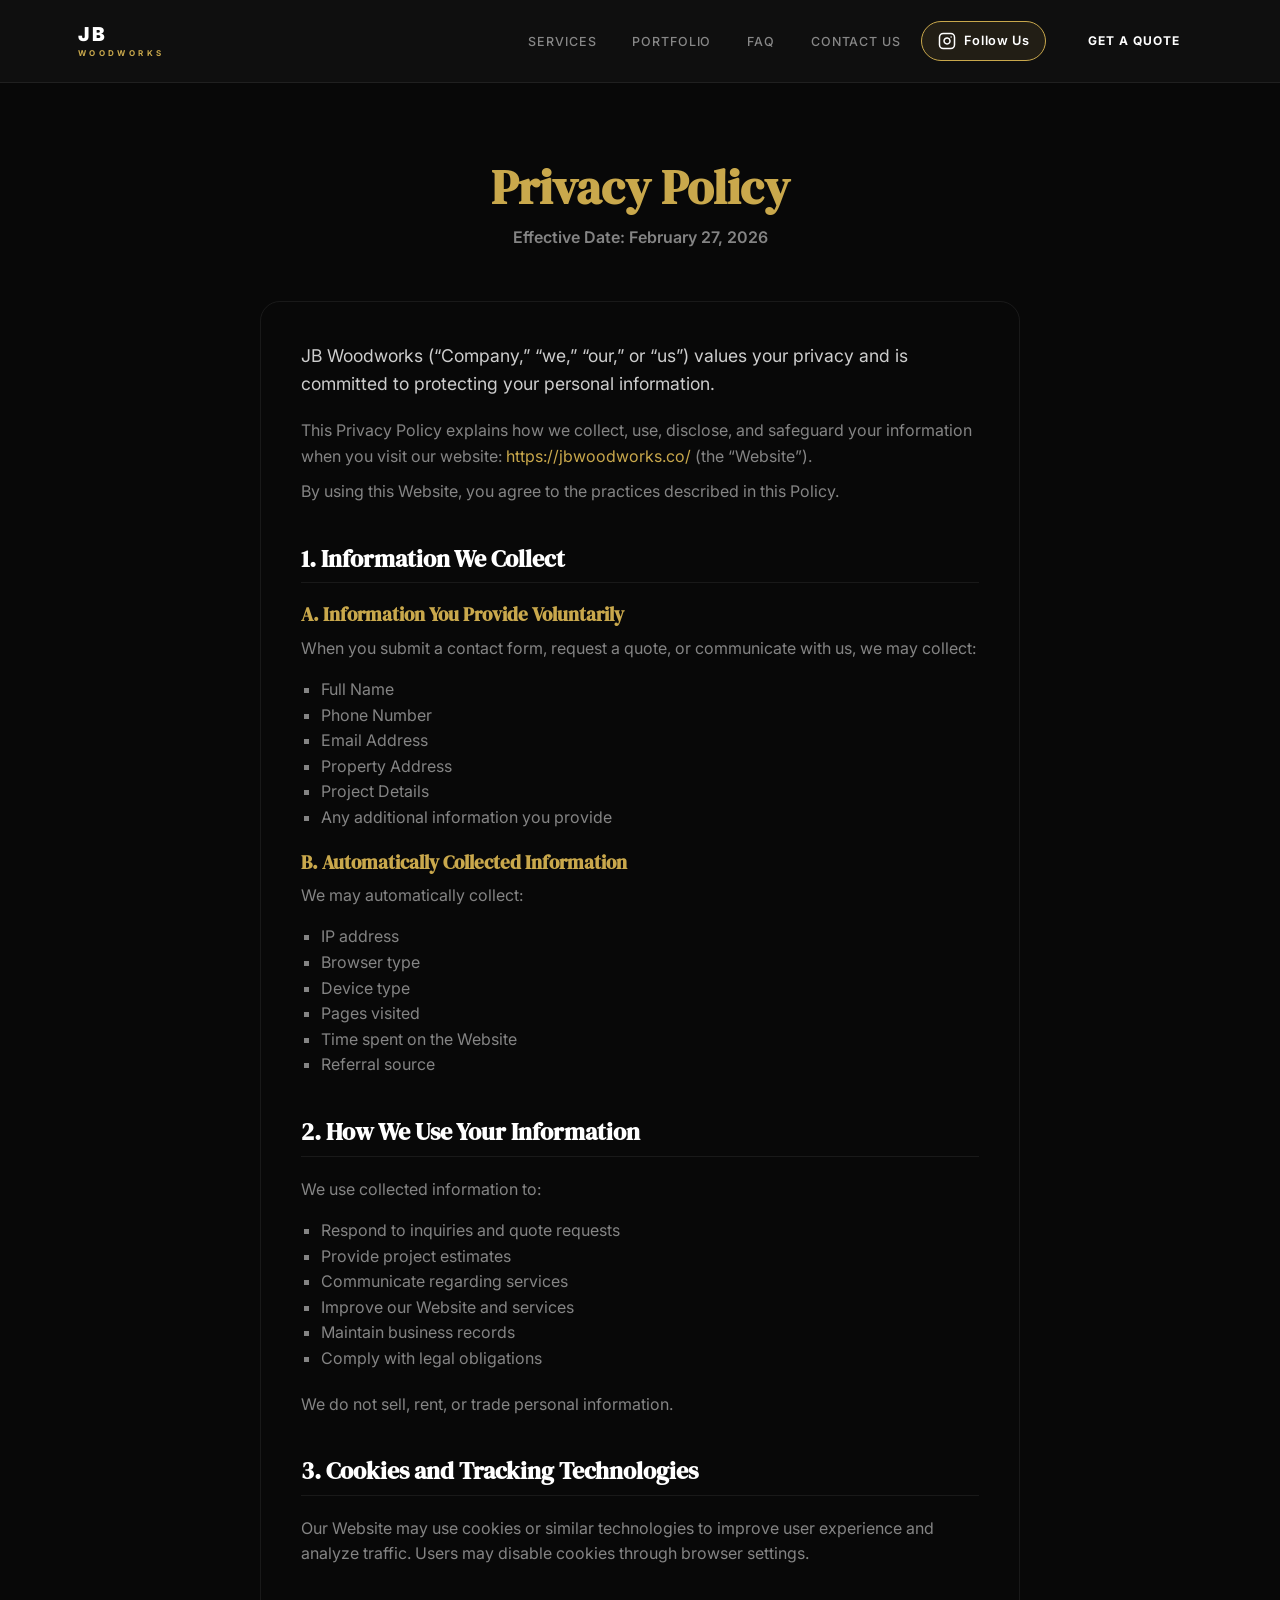
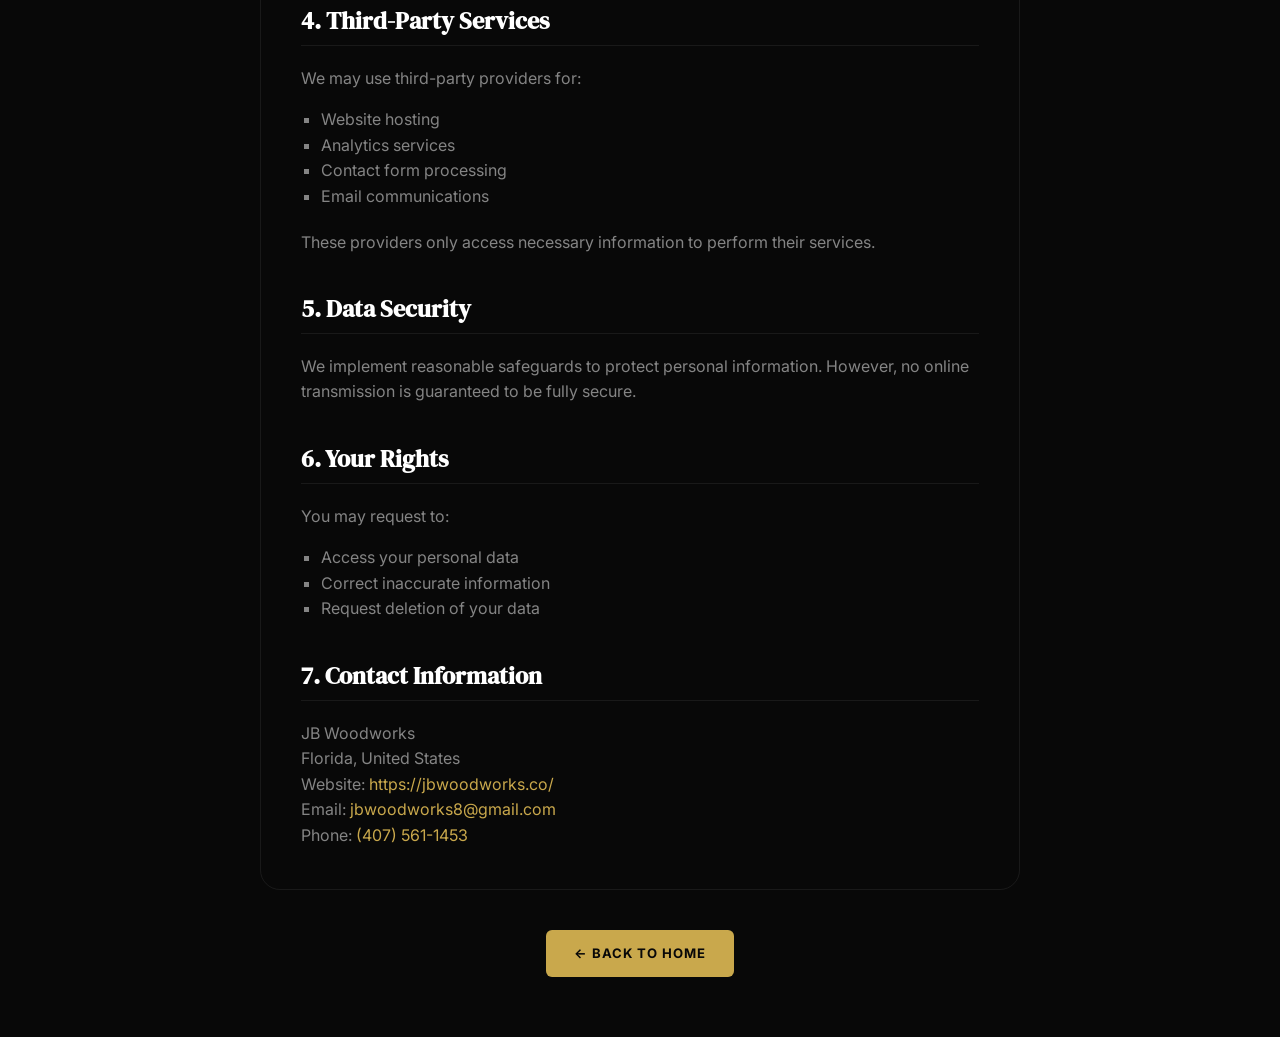
<file: privacy.html>
<!DOCTYPE html>
<html lang="en">

<head>
    <meta charset="UTF-8" />
    <meta name="viewport" content="width=device-width, initial-scale=1.0" />
    <title>Privacy Policy | JB Woodworks</title>
    <link href="https://fonts.googleapis.com/css2?family=Inter:wght@400;600;700&family=DM+Serif+Display&display=swap"
        rel="stylesheet" />
    <link rel="stylesheet" href="style.css" />
</head>

<body style="background-color: var(--black); color: var(--white); padding-top: 100px;">
    <!-- NAV -->
    <nav id="navbar" class="scrolled" style="background: var(--black-2) !important;">
        <div class="nav-inner">
            <a href="/" class="nav-logo">
                <span class="nav-logo-text">JB <span class="nav-logo-sub">WOODWORKS</span></span>
            </a>
            <ul class="nav-links">
                <li><a href="/#services">Services</a></li>
                <li><a href="/portfolio">Portfolio</a></li>
                <li><a href="/#faq">FAQ</a></li>
                <li><a href="/#contact">Contact Us</a></li>
            </ul>
            <div class="nav-socials" style="display: flex; gap: 12px; align-items: center;">
                <a href="https://www.instagram.com/jb.woodworkss" target="_blank" rel="noopener" class="nav-instagram" title="Instagram">
                    <svg width="18" height="18" viewBox="0 0 24 24" fill="none" stroke="currentColor" stroke-width="2" stroke-linecap="round" stroke-linejoin="round">
                        <rect x="2" y="2" width="20" height="20" rx="5" ry="5"></rect>
                        <path d="M16 11.37A4 4 0 1 1 12.63 8 4 4 0 0 1 16 11.37z"></path>
                        <line x1="17.5" y1="6.5" x2="17.51" y2="6.5"></line>
                    </svg>
                    <span>Follow Us</span>
                </a>
            </div>
            <a href="/#contact" class="btn btn-nav">Get a Quote</a>
            <button class="nav-hamburger" id="hamburger" aria-label="Toggle menu">
                <span></span><span></span><span></span>
            </button>
        </div>
    </nav>

    <!-- MOBILE MENU -->
    <div class="mobile-menu" id="mobileMenu">
        <ul>
            <li><a href="/#services" class="mob-link">Services</a></li>
            <li><a href="/portfolio" class="mob-link">Portfolio</a></li>
            <li><a href="/#faq" class="mob-link">FAQ</a></li>
            <li><a href="https://www.instagram.com/jb.woodworkss" target="_blank" rel="noopener" class="mob-link">Instagram</a></li>
            <li><a href="https://www.facebook.com/people/JB-Woodworks/61581118061434" target="_blank" rel="noopener" class="mob-link">Facebook</a></li>
            <li><a href="https://www.tiktok.com/@jbwoodworks_" target="_blank" rel="noopener" class="mob-link">TikTok</a></li>
            <li><a href="https://x.com/jbwoodworks8" target="_blank" rel="noopener" class="mob-link">Twitter</a></li>
            <li><a href="/#contact" class="btn btn-primary mob-link">Get a Quote</a></li>
        </ul>
    </div>

    <div style="max-width: 800px; margin: 0 auto; line-height: 1.6; padding: 60px 20px;">
        <div style="text-align: center; margin-bottom: 50px;">
            <h1
                style="font-family: 'DM Serif Display', serif; color: var(--gold); font-size: 3rem; margin-bottom: 10px;">
                Privacy Policy</h1>
            <p style="color: var(--white-50); font-weight: 600;">Effective Date: February 27, 2026</p>
        </div>

        <div
            style="background: var(--black-1); padding: 40px; border-radius: var(--radius-lg); border: 1px solid var(--border);">
            <p style="color: var(--white-80); margin-bottom: 20px; font-size: 1.1rem;">JB Woodworks (“Company,” “we,”
                “our,” or “us”) values your privacy and is committed to protecting your personal information.</p>
            <p style="color: var(--white-50); margin-bottom: 10px;">This Privacy Policy explains how we collect, use,
                disclose, and safeguard your information when you visit our website: <a href="https://jbwoodworks.co/"
                    style="color:var(--gold); text-decoration: none;">https://jbwoodworks.co/</a> (the “Website”).</p>
            <p style="color: var(--white-50); margin-bottom: 30px;">By using this Website, you agree to the practices
                described in this Policy.</p>

            <h2
                style="margin-top:40px; font-size: 1.5rem; color: var(--white); border-bottom: 1px solid var(--border); padding-bottom: 10px; margin-bottom: 20px;">
                1. Information We Collect</h2>

            <h3 style="margin-top:20px; font-size: 1.2rem; color: var(--gold);">A. Information You Provide Voluntarily
            </h3>
            <p style="color: var(--white-50); margin-top:10px;">When you submit a contact form, request a quote, or
                communicate with us, we may collect:</p>
            <ul
                style="color: var(--white-50); margin-left: 20px; margin-top: 10px; margin-bottom: 20px; list-style-type: square;">
                <li>Full Name</li>
                <li>Phone Number</li>
                <li>Email Address</li>
                <li>Property Address</li>
                <li>Project Details</li>
                <li>Any additional information you provide</li>
            </ul>

            <h3 style="margin-top:20px; font-size: 1.2rem; color: var(--gold);">B. Automatically Collected Information
            </h3>
            <p style="color: var(--white-50); margin-top:10px;">We may automatically collect:</p>
            <ul
                style="color: var(--white-50); margin-left: 20px; margin-top: 10px; margin-bottom: 20px; list-style-type: square;">
                <li>IP address</li>
                <li>Browser type</li>
                <li>Device type</li>
                <li>Pages visited</li>
                <li>Time spent on the Website</li>
                <li>Referral source</li>
            </ul>

            <h2
                style="margin-top:40px; font-size: 1.5rem; color: var(--white); border-bottom: 1px solid var(--border); padding-bottom: 10px; margin-bottom: 20px;">
                2. How We Use Your Information</h2>
            <p style="color: var(--white-50);">We use collected information to:</p>
            <ul
                style="color: var(--white-50); margin-left: 20px; margin-top: 10px; margin-bottom: 20px; list-style-type: square;">
                <li>Respond to inquiries and quote requests</li>
                <li>Provide project estimates</li>
                <li>Communicate regarding services</li>
                <li>Improve our Website and services</li>
                <li>Maintain business records</li>
                <li>Comply with legal obligations</li>
            </ul>
            <p style="color: var(--white-50); margin-top:10px;">We do not sell, rent, or trade personal information.</p>

            <h2
                style="margin-top:40px; font-size: 1.5rem; color: var(--white); border-bottom: 1px solid var(--border); padding-bottom: 10px; margin-bottom: 20px;">
                3. Cookies and Tracking Technologies</h2>
            <p style="color: var(--white-50);">Our Website may use cookies or similar technologies to improve user
                experience and analyze traffic. Users may disable cookies through browser settings.</p>

            <h2
                style="margin-top:40px; font-size: 1.5rem; color: var(--white); border-bottom: 1px solid var(--border); padding-bottom: 10px; margin-bottom: 20px;">
                4. Third-Party Services</h2>
            <p style="color: var(--white-50);">We may use third-party providers for:</p>
            <ul
                style="color: var(--white-50); margin-left: 20px; margin-top: 10px; margin-bottom: 20px; list-style-type: square;">
                <li>Website hosting</li>
                <li>Analytics services</li>
                <li>Contact form processing</li>
                <li>Email communications</li>
            </ul>
            <p style="color: var(--white-50); margin-top:10px;">These providers only access necessary information to
                perform their services.</p>

            <h2
                style="margin-top:40px; font-size: 1.5rem; color: var(--white); border-bottom: 1px solid var(--border); padding-bottom: 10px; margin-bottom: 20px;">
                5. Data Security</h2>
            <p style="color: var(--white-50);">We implement reasonable safeguards to protect personal information.
                However, no online transmission is guaranteed to be fully secure.</p>

            <h2
                style="margin-top:40px; font-size: 1.5rem; color: var(--white); border-bottom: 1px solid var(--border); padding-bottom: 10px; margin-bottom: 20px;">
                6. Your Rights</h2>
            <p style="color: var(--white-50);">You may request to:</p>
            <ul
                style="color: var(--white-50); margin-left: 20px; margin-top: 10px; margin-bottom: 20px; list-style-type: square;">
                <li>Access your personal data</li>
                <li>Correct inaccurate information</li>
                <li>Request deletion of your data</li>
            </ul>

            <h2
                style="margin-top:40px; font-size: 1.5rem; color: var(--white); border-bottom: 1px solid var(--border); padding-bottom: 10px; margin-bottom: 20px;">
                7. Contact Information</h2>
            <p style="color: var(--white-50);">JB Woodworks<br />Florida, United States<br />Website: <a
                    href="https://jbwoodworks.co/"
                    style="color:var(--gold); text-decoration: none;">https://jbwoodworks.co/</a><br />Email: <a
                    href="mailto:jbwoodworks8@gmail.com"
                    style="color:var(--gold); text-decoration: none;">jbwoodworks8@gmail.com</a><br />Phone: <a
                    href="tel:4075611453" style="color:var(--gold); text-decoration: none;">(407) 561-1453</a></p>
        </div>

        <div style="margin-top: 40px; text-align: center;">
            <a href="index.html" class="btn btn-primary">&larr; Back to Home</a>
        </div>
    </div>
</body>

</html>
</file>
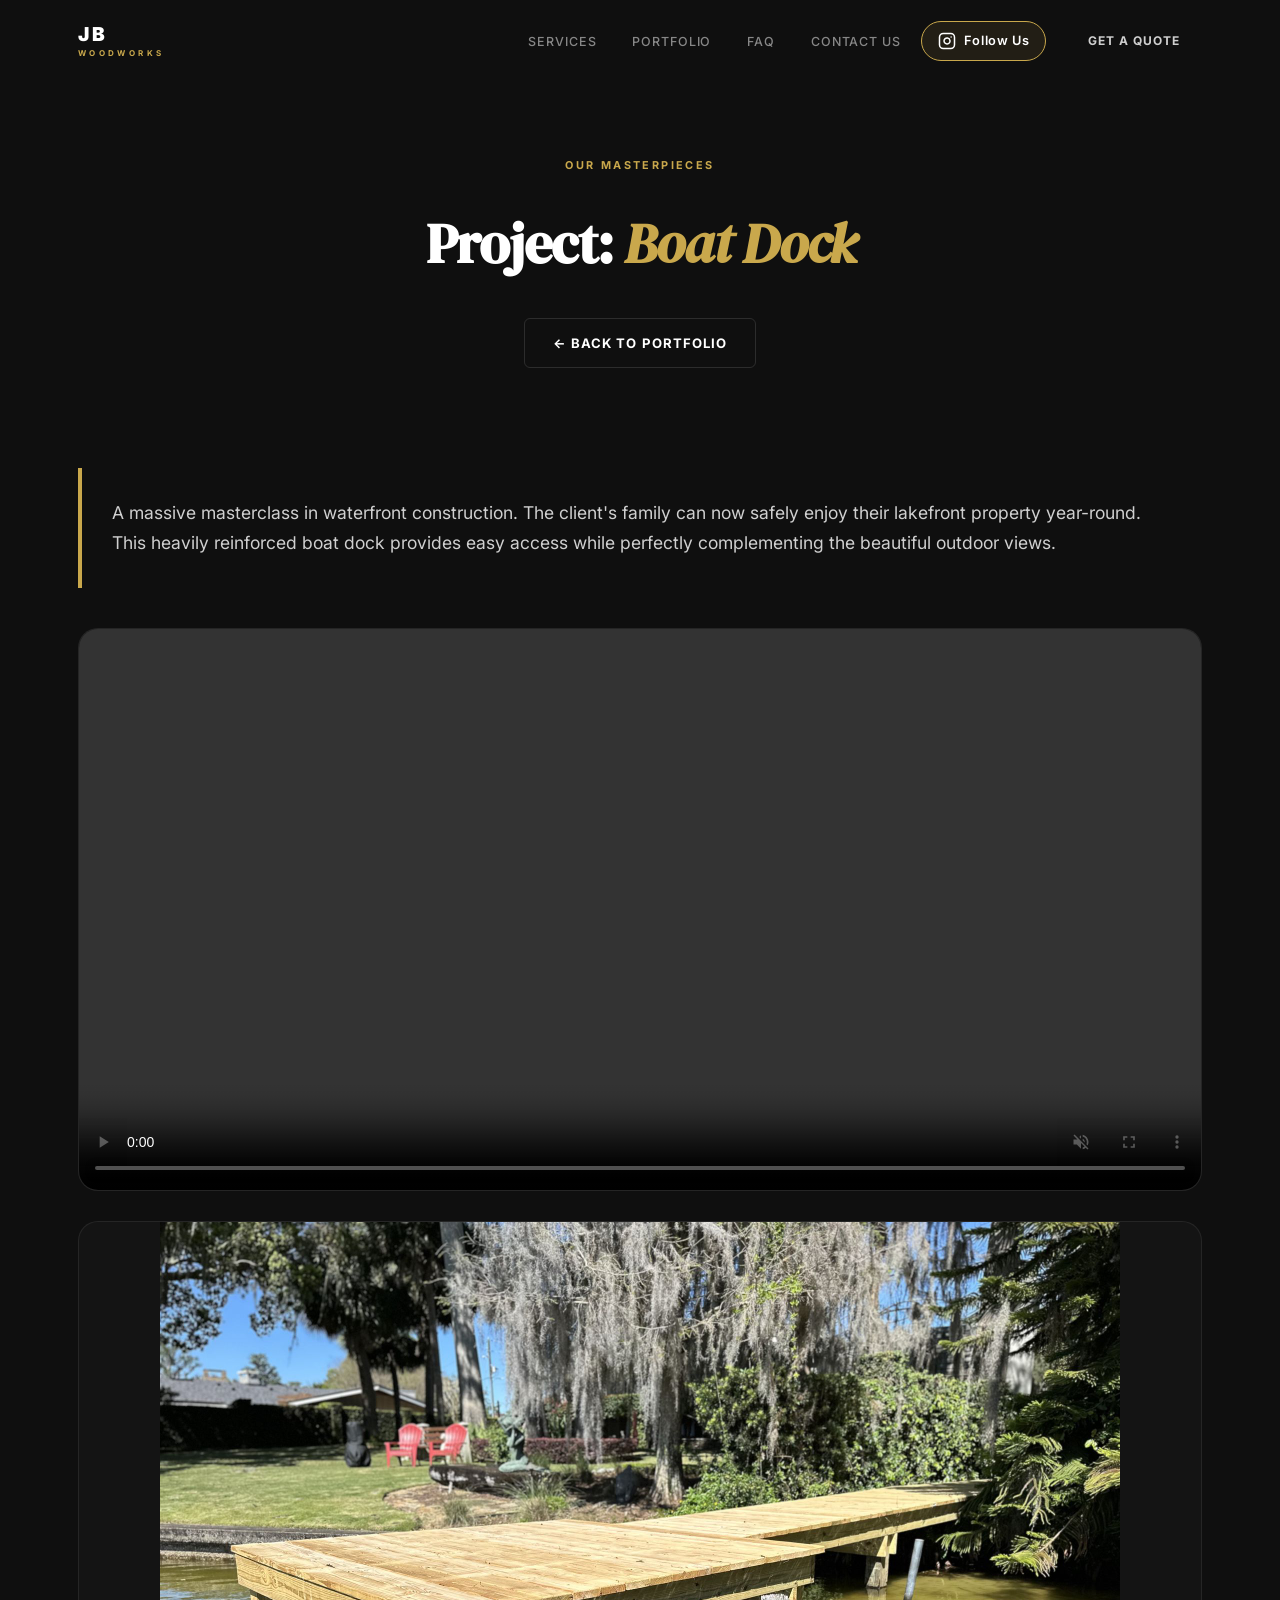
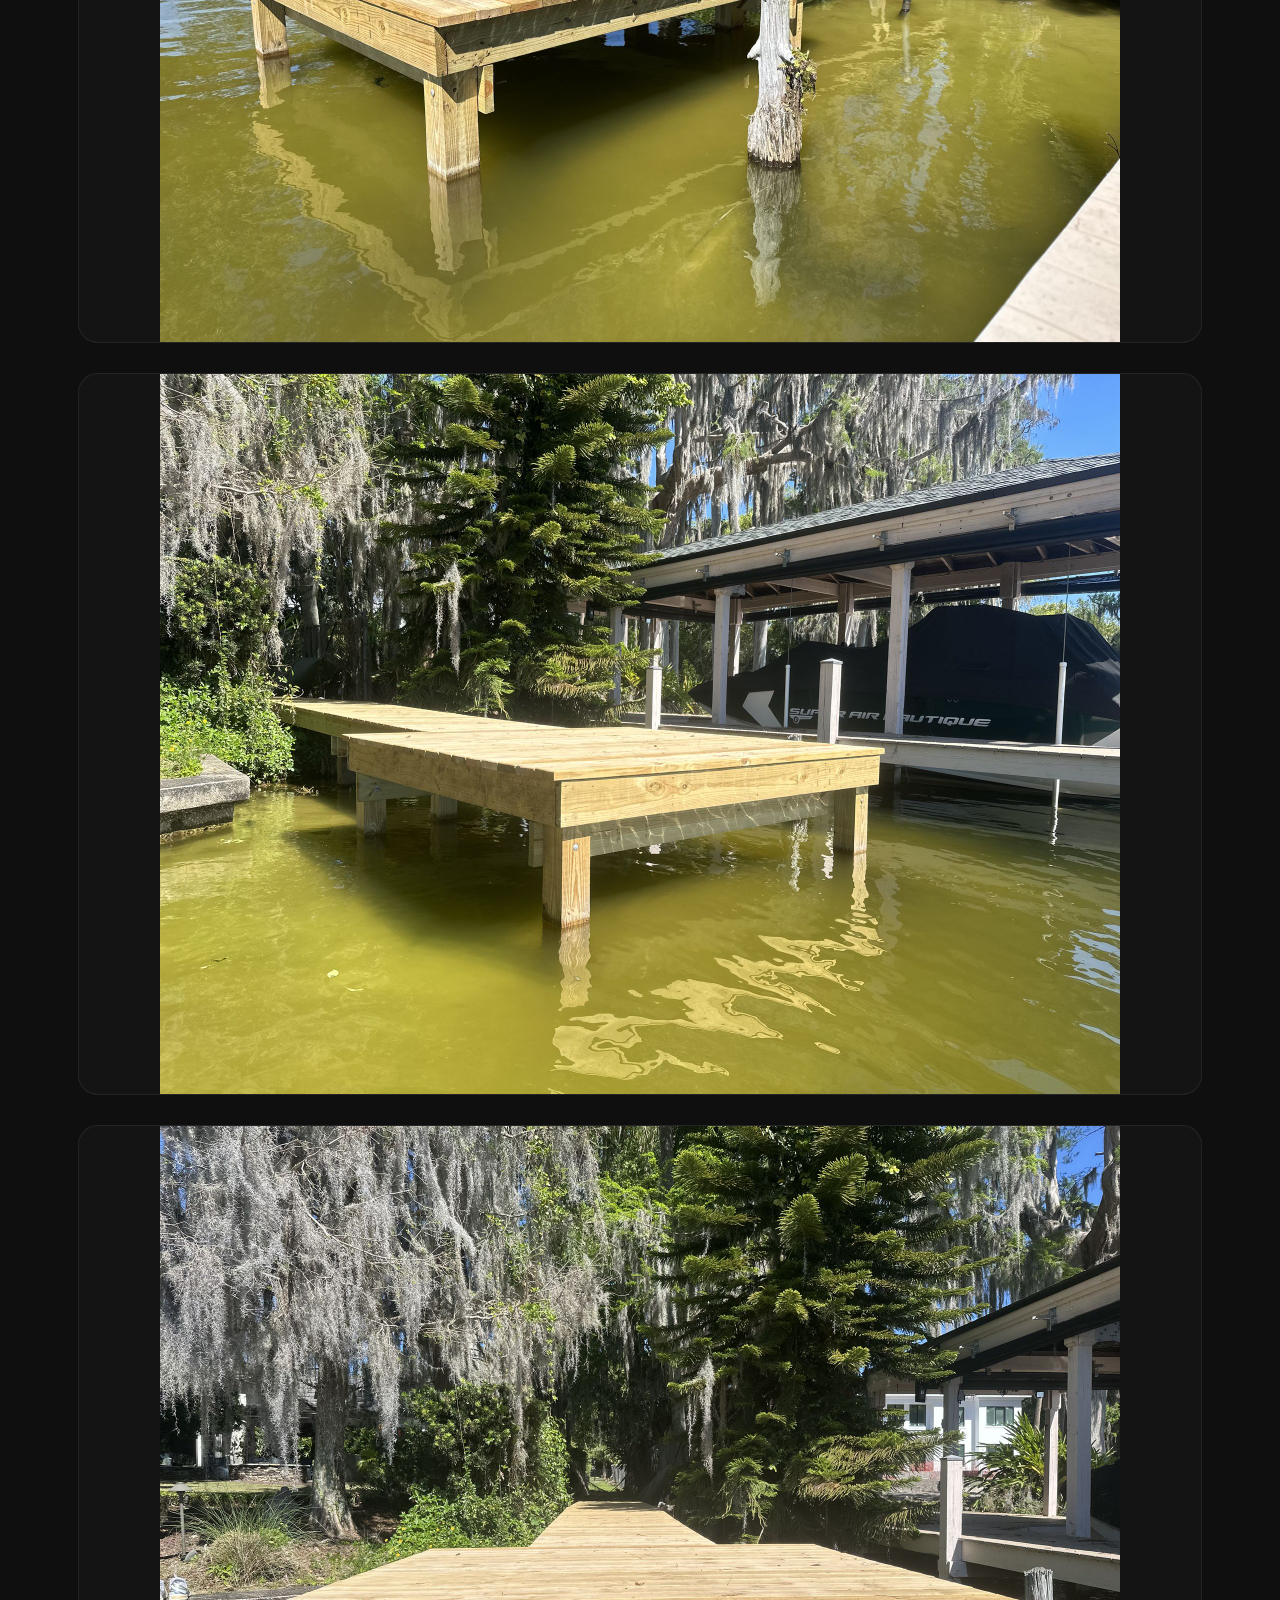
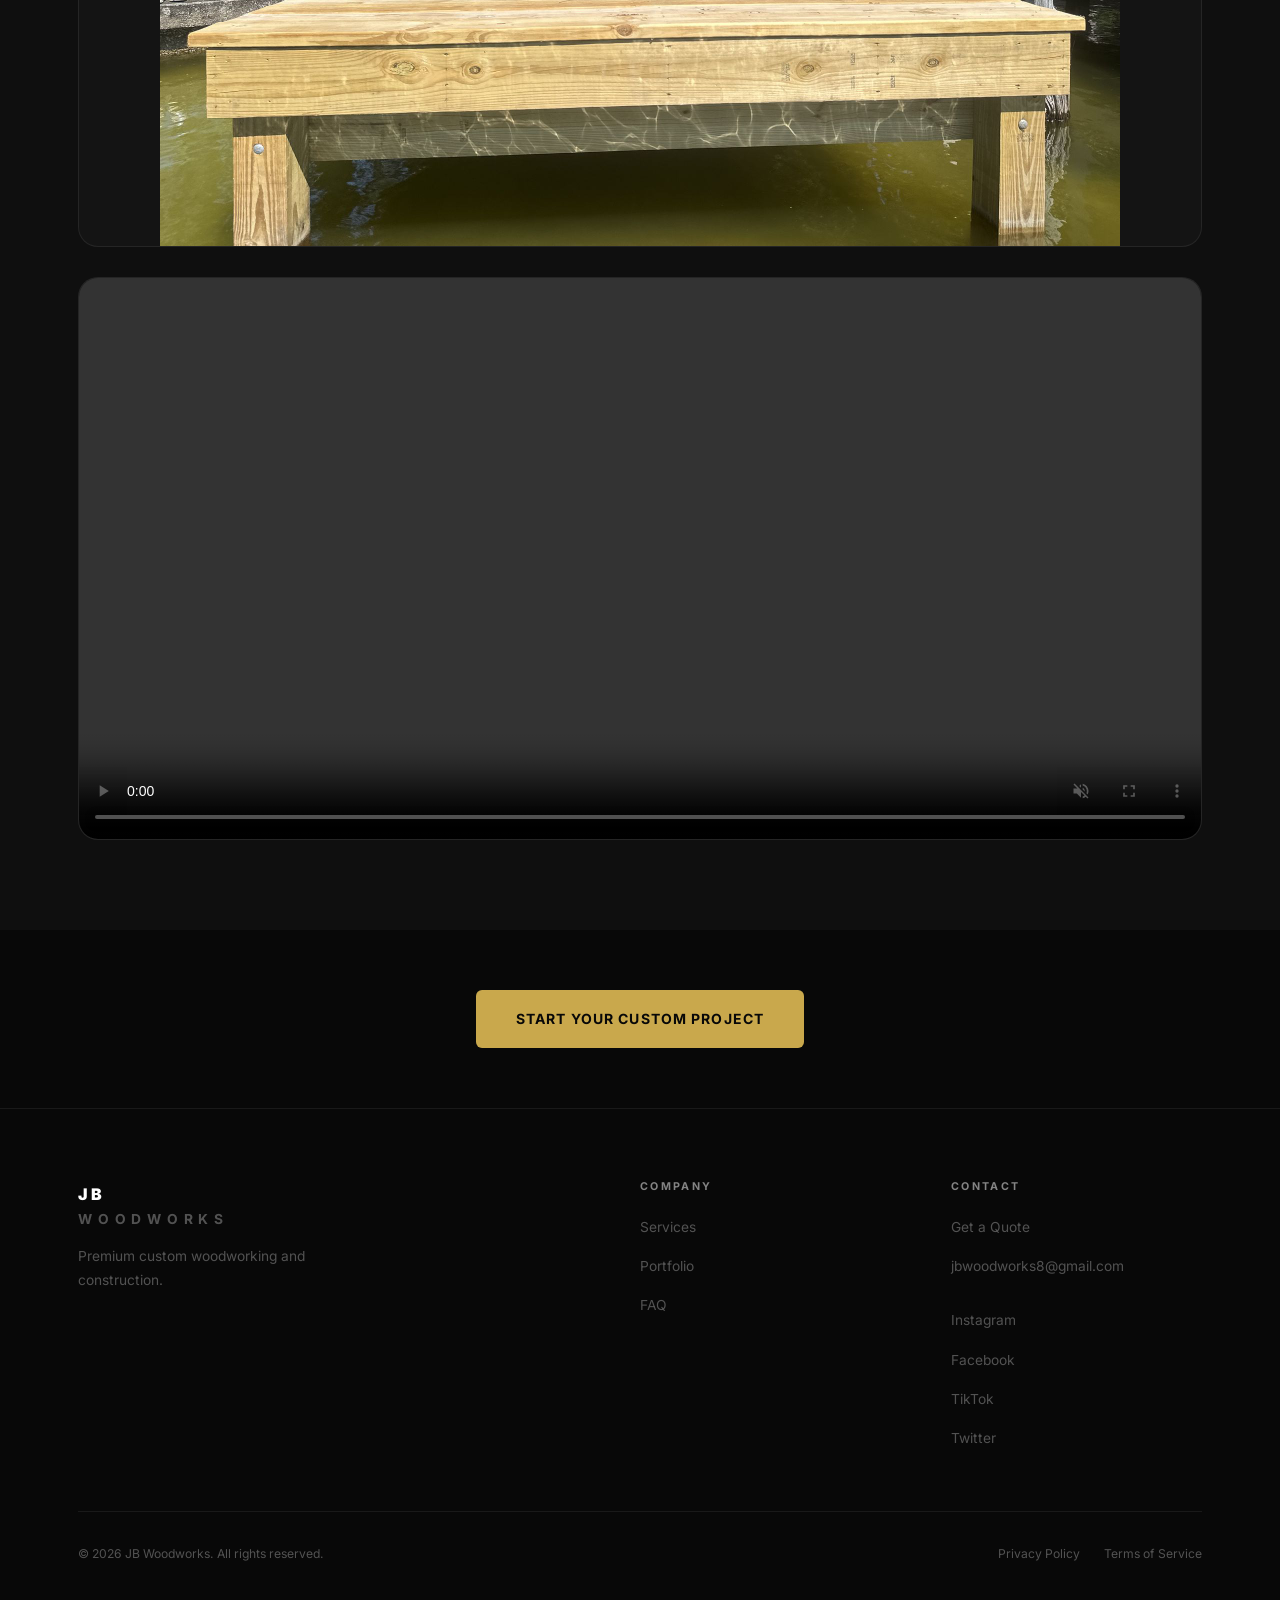
<file: project_boat_dock.html>
<!DOCTYPE html>
<html lang="en">
<head>
    <meta charset="UTF-8" />
    <meta name="viewport" content="width=device-width, initial-scale=1.0" />
    <title>Boat Dock | JB Woodworks</title>
    <link rel="preconnect" href="https://fonts.googleapis.com" />
    <link rel="preconnect" href="https://fonts.gstatic.com" crossorigin />
    <link href="https://fonts.googleapis.com/css2?family=Inter:wght@300;400;500;600;700;800;900&family=DM+Serif+Display:ital@0;1&display=swap" rel="stylesheet" />
    <link rel="stylesheet" href="style.css" />
    <style>
        .portfolio-header { padding-top: 150px; padding-bottom: 40px; text-align: center; background: var(--black-2); }
        .portfolio-tabs { display: flex; flex-wrap: wrap; justify-content: center; gap: 15px; padding: 20px; background: var(--black-1); border-bottom: 1px solid var(--border); }
        .tab-btn { background: transparent; color: var(--white-50); border: 1px solid var(--border); padding: 10px 20px; border-radius: 30px; cursor: pointer; font-family: 'Inter', sans-serif; font-size: 0.9rem; transition: all 0.3s ease; }
        .tab-btn:hover { color: var(--white); border-color: var(--gold); }
        .tab-btn.active { background: var(--gold); color: var(--black); border-color: var(--gold); font-weight: 600; }
        .portfolio-grid-container { padding: 60px 0; background: var(--black-2); }
        .portfolio-item { display: none; }
        .portfolio-item.show { display: block; animation: fadeIn 0.5s ease; }
        
        .gallery-grid-container { padding: 60px 0; background: var(--black-2); }
        .gallery-item { width: 100%; border-radius: var(--radius-lg); overflow: hidden; border: 1px solid var(--border); background: var(--black-3); display: flex; align-items: center; justify-content: center; margin-bottom: 30px; }
        .gallery-item img, .gallery-item video { width: 100%; height: auto; max-height: 80vh; object-fit: contain; }
        
        @keyframes fadeIn { from { opacity: 0; transform: translateY(10px); } to { opacity: 1; transform: translateY(0); } }
    </style>
</head>
<body>

    <!-- NAV -->
    <nav id="navbar" class="scrolled">
        <div class="nav-inner">
            <a href="index.html" class="nav-logo">
                <span class="nav-logo-text">JB <span class="nav-logo-sub">WOODWORKS</span></span>
            </a>
            <ul class="nav-links">
                <li><a href="index.html#services">Services</a></li>
                <li><a href="portfolio.html">Portfolio</a></li>
                <li><a href="index.html#faq">FAQ</a></li>
                <li><a href="index.html#contact">Contact Us</a></li>
            </ul>
            <div class="nav-socials" style="display: flex; gap: 12px; align-items: center;">
                <a href="https://www.instagram.com/jb.woodworkss" target="_blank" rel="noopener" class="nav-instagram" title="Instagram">
                    <svg width="18" height="18" viewBox="0 0 24 24" fill="none" stroke="currentColor" stroke-width="2" stroke-linecap="round" stroke-linejoin="round">
                        <rect x="2" y="2" width="20" height="20" rx="5" ry="5"></rect>
                        <path d="M16 11.37A4 4 0 1 1 12.63 8 4 4 0 0 1 16 11.37z"></path>
                        <line x1="17.5" y1="6.5" x2="17.51" y2="6.5"></line>
                    </svg>
                    <span>Follow Us</span>
                </a>
            </div>
            <a href="index.html#contact" class="btn btn-nav">Get a Quote</a>
            <button class="nav-hamburger" id="hamburger" aria-label="Toggle menu">
                <span></span><span></span><span></span>
            </button>
        </div>
    </nav>

    <!-- MOBILE MENU -->
    <div class="mobile-menu" id="mobileMenu">
        <ul>
            <li><a href="index.html#services" class="mob-link">Services</a></li>
            <li><a href="portfolio.html" class="mob-link">Portfolio</a></li>
            <li><a href="index.html#faq" class="mob-link">FAQ</a></li>
            <li><a href="https://www.instagram.com/jb.woodworkss" target="_blank" rel="noopener" class="mob-link">Instagram</a></li>
            <li><a href="https://www.facebook.com/people/JB-Woodworks/61581118061434" target="_blank" rel="noopener" class="mob-link">Facebook</a></li>
            <li><a href="https://www.tiktok.com/@jbwoodworks_" target="_blank" rel="noopener" class="mob-link">TikTok</a></li>
            <li><a href="https://x.com/jbwoodworks8" target="_blank" rel="noopener" class="mob-link">Twitter</a></li>
            <li><a href="index.html#contact" class="btn btn-primary mob-link">Get a Quote</a></li>
        </ul>
    </div>

    <!-- HEADER -->
    <section class="portfolio-header">
        <div class="container">
            <span class="section-tag">Our Masterpieces</span>
            <h1 class="hero-headline" style="font-size: 3.5rem; margin-top:20px;">Project: <em>Boat Dock</em></h1>
            <a href="portfolio.html" class="btn btn-ghost" style="margin-top: 20px; display:inline-block;">&larr; Back to Portfolio</a>
        </div>
    </section>
<div class="gallery-grid-container"><div class="container">
    <div style="background: var(--black-1); padding: 30px; border-radius: var(--radius-md); border-left: 4px solid var(--gold); margin-bottom: 40px;">
        <p style="font-size: 1.1rem; line-height: 1.7; color: var(--white-80); margin: 0;">A massive masterclass in waterfront construction. The client's family can now safely enjoy their lakefront property year-round. This heavily reinforced boat dock provides easy access while perfectly complementing the beautiful outdoor views.</p>
    </div>
    <div class="gallery-grid" style="column-count: 1; gap: 30px;">

            <div class="gallery-item fade-in-up">
                <video autoplay loop muted playsinline controls>
                    <source src="Jah Images/Boat Dock/IMG_1577.mp4" type="video/mp4">
                </video>
            </div>
            
            <div class="gallery-item fade-in-up">
                <img src="Jah Images/Boat Dock/IMG_1578_00.jpg" alt="Boat Dock Picture">
            </div>
            
            <div class="gallery-item fade-in-up">
                <img src="Jah Images/Boat Dock/IMG_1586.jpg" alt="Boat Dock Picture">
            </div>
            
            <div class="gallery-item fade-in-up">
                <img src="Jah Images/Boat Dock/IMG_1600.jpg" alt="Boat Dock Picture">
            </div>
            
            <div class="gallery-item fade-in-up">
                <video autoplay loop muted playsinline controls>
                    <source src="Jah Images/Boat Dock/IMG_1605.mp4" type="video/mp4">
                </video>
            </div>
            </div></div></div>

    <div style="text-align: center; padding: 60px; background: var(--black-1);">
        <a href="index.html#contact" class="btn btn-primary btn-large">Start Your Custom Project</a>
    </div>
    <!-- FOOTER -->
    <footer class="site-footer">
        <div class="container">
            <div class="footer-inner">
                <div class="footer-brand">
                    <div class="footer-logo-wrap">
                        <div>
                            <a href="index.html" class="footer-logo">JB</a>
                            <p class="footer-tagline">WOODWORKS</p>
                        </div>
                    </div>
                    <p>Premium custom woodworking and construction.</p>
                </div>
                <div class="footer-links-col">
                    <h4>Company</h4>
                    <ul>
                        <li><a href="index.html#services">Services</a></li>
                        <li><a href="portfolio.html">Portfolio</a></li>
                        <li><a href="index.html#faq">FAQ</a></li>
                    </ul>
                </div>
                <div class="footer-links-col">
                    <h4>Contact</h4>
                    <ul>
                        <li><a href="index.html#contact">Get a Quote</a></li>
                        <li><a href="mailto:jbwoodworks8@gmail.com">jbwoodworks8@gmail.com</a></li>
                        <li style="margin-top: 15px;"><a href="https://www.instagram.com/jb.woodworkss" target="_blank" rel="noopener">Instagram</a></li>
                        <li><a href="https://www.facebook.com/people/JB-Woodworks/61581118061434" target="_blank" rel="noopener">Facebook</a></li>
                        <li><a href="https://www.tiktok.com/@jbwoodworks_" target="_blank" rel="noopener">TikTok</a></li>
                        <li><a href="https://x.com/jbwoodworks8" target="_blank" rel="noopener">Twitter</a></li>
                    </ul>
                </div>
            </div>
            <div class="footer-bottom">
                <p>&copy; 2026 JB Woodworks. All rights reserved.</p>
                <div class="footer-legal-links">
                    <a href="privacy.html">Privacy Policy</a>
                    <a href="terms.html">Terms of Service</a>
                </div>
            </div>
        </div>
    </footer>
    <script src="script.js"></script>
    <script>
        document.getElementById('navbar').classList.add('scrolled');
    </script>
</body>
</html>
</file>
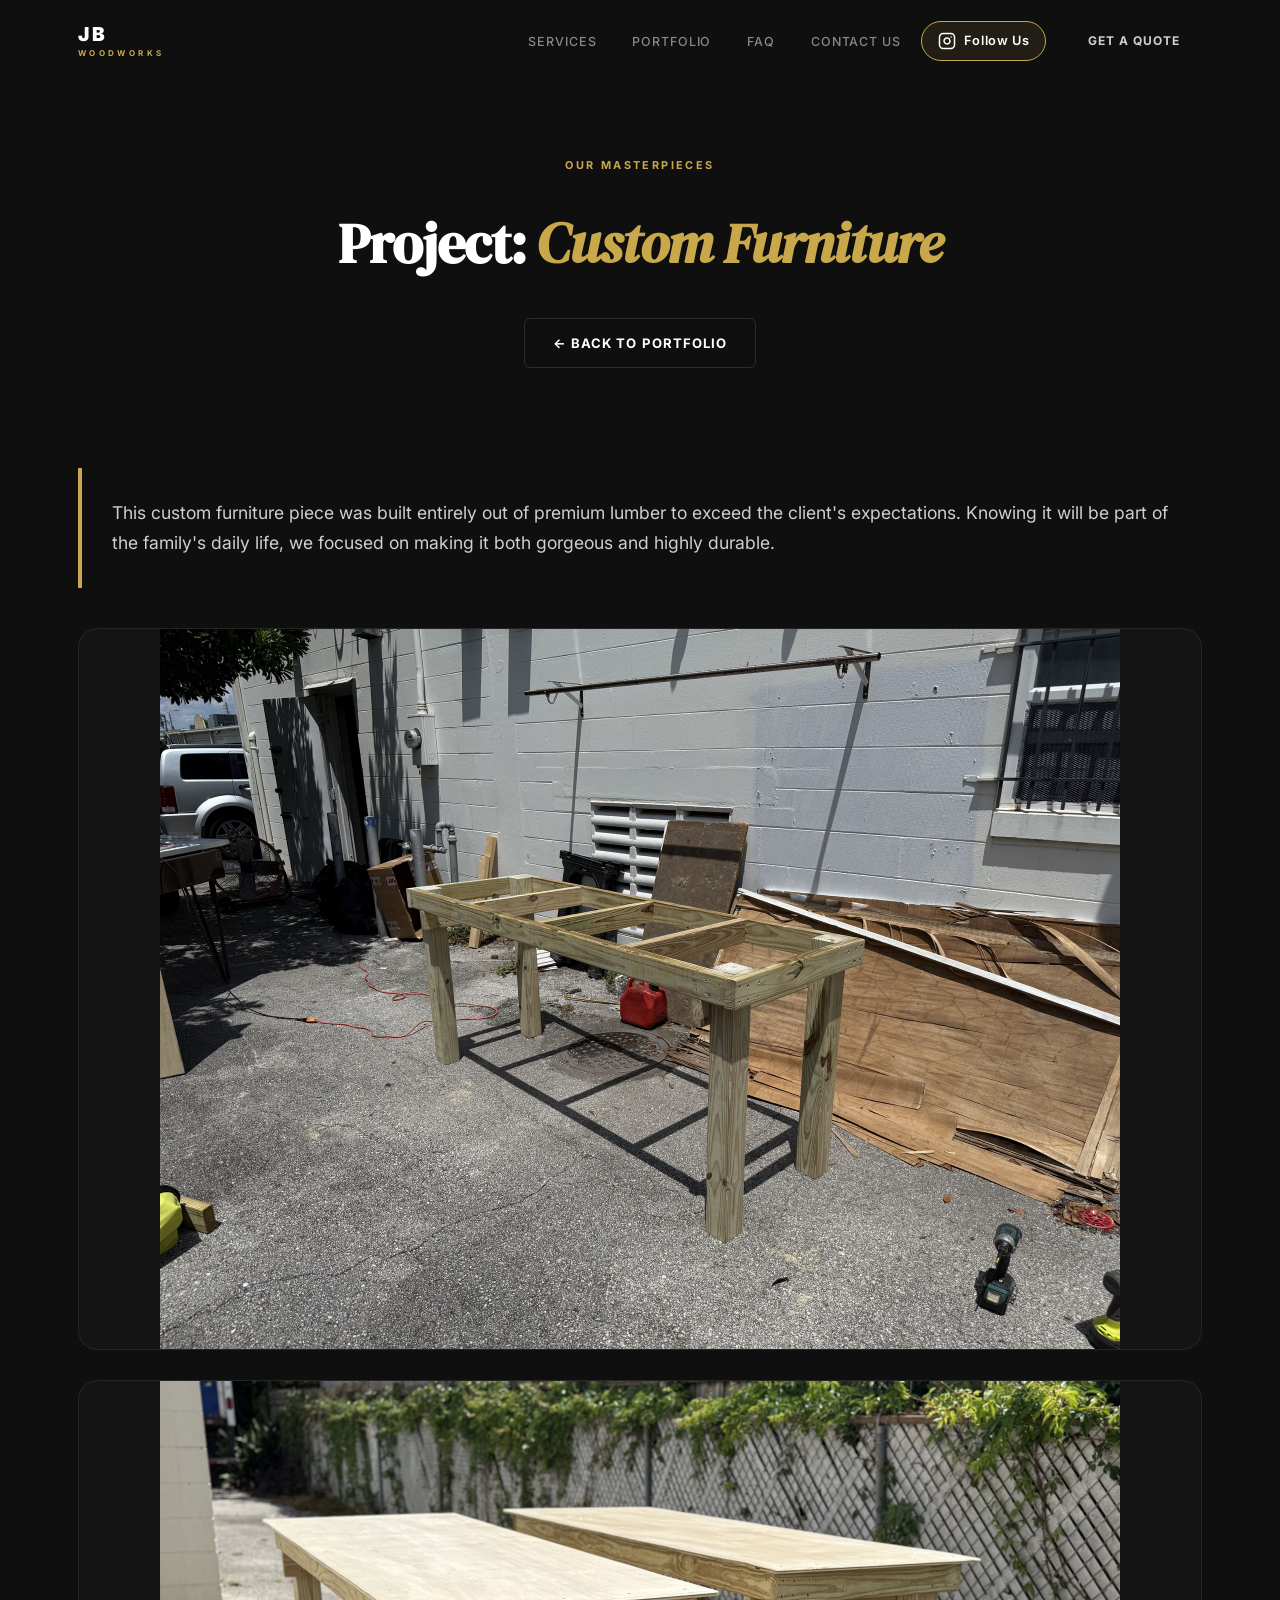
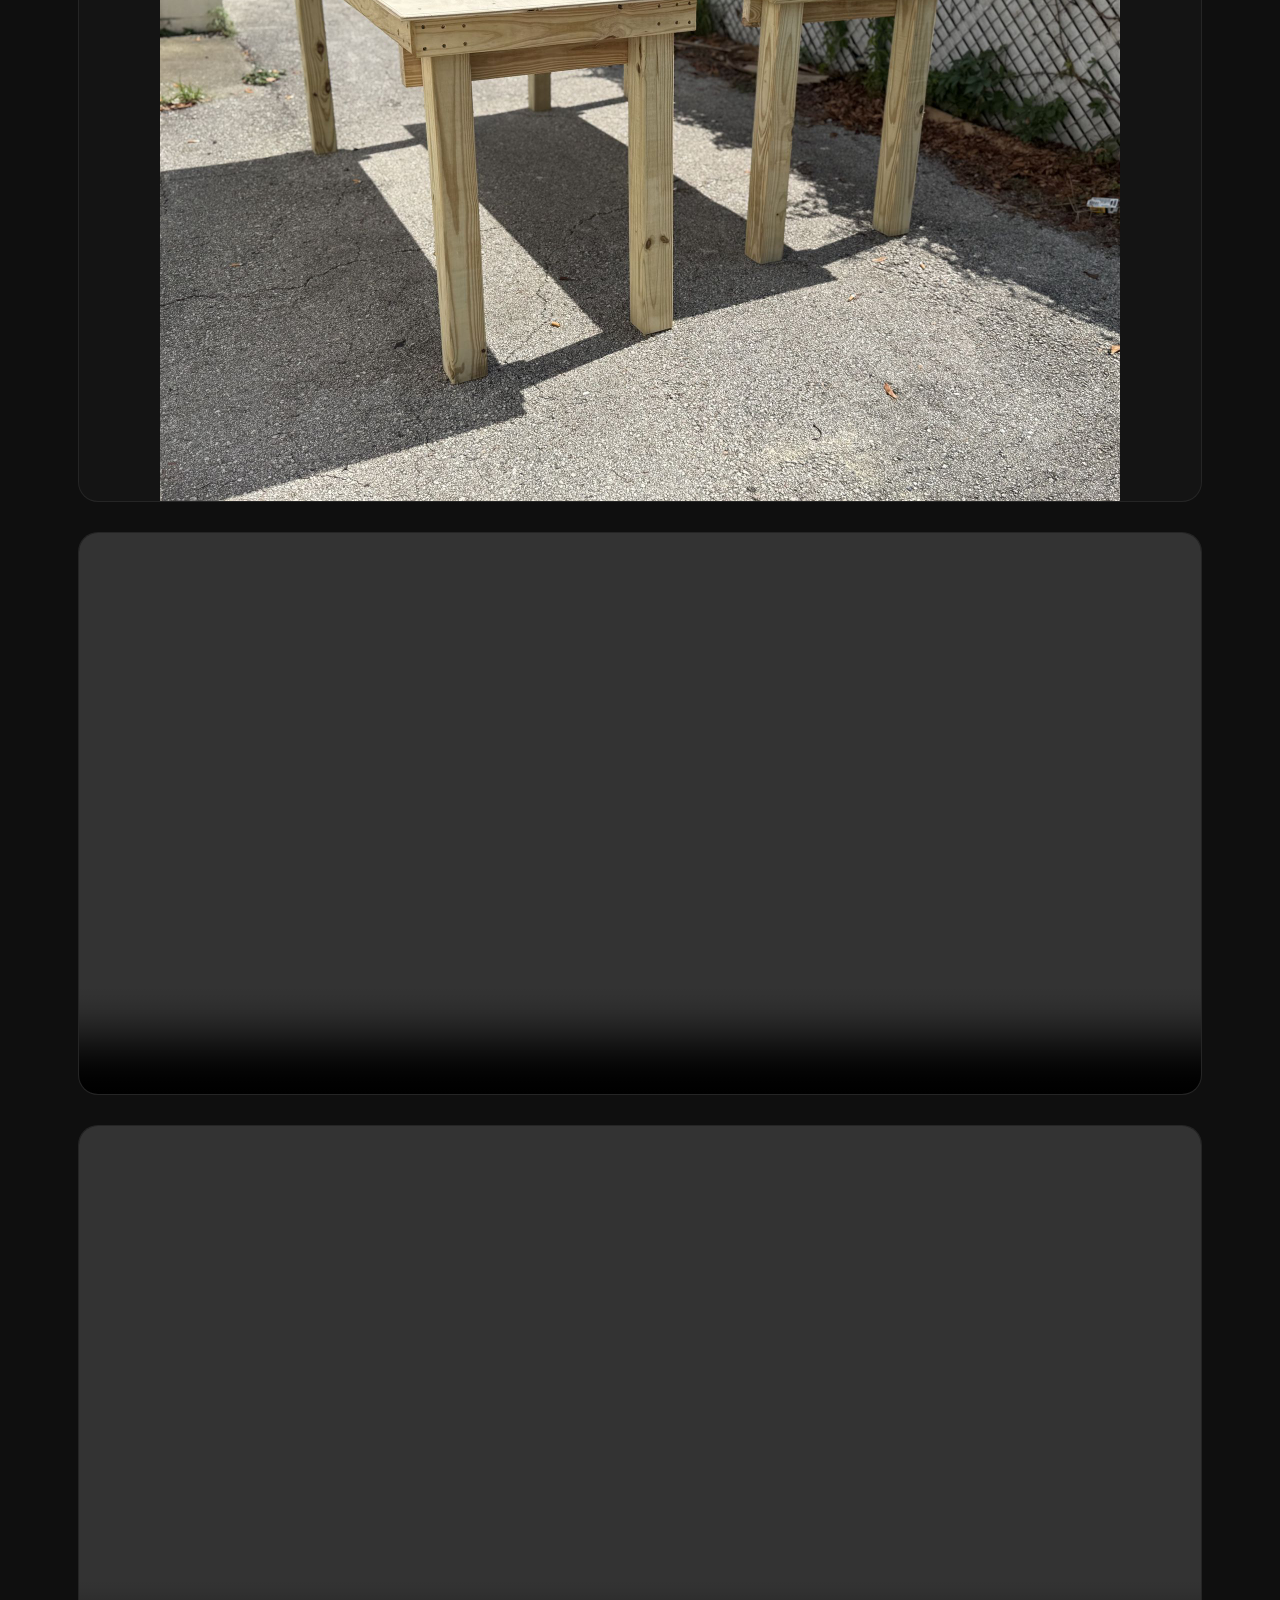
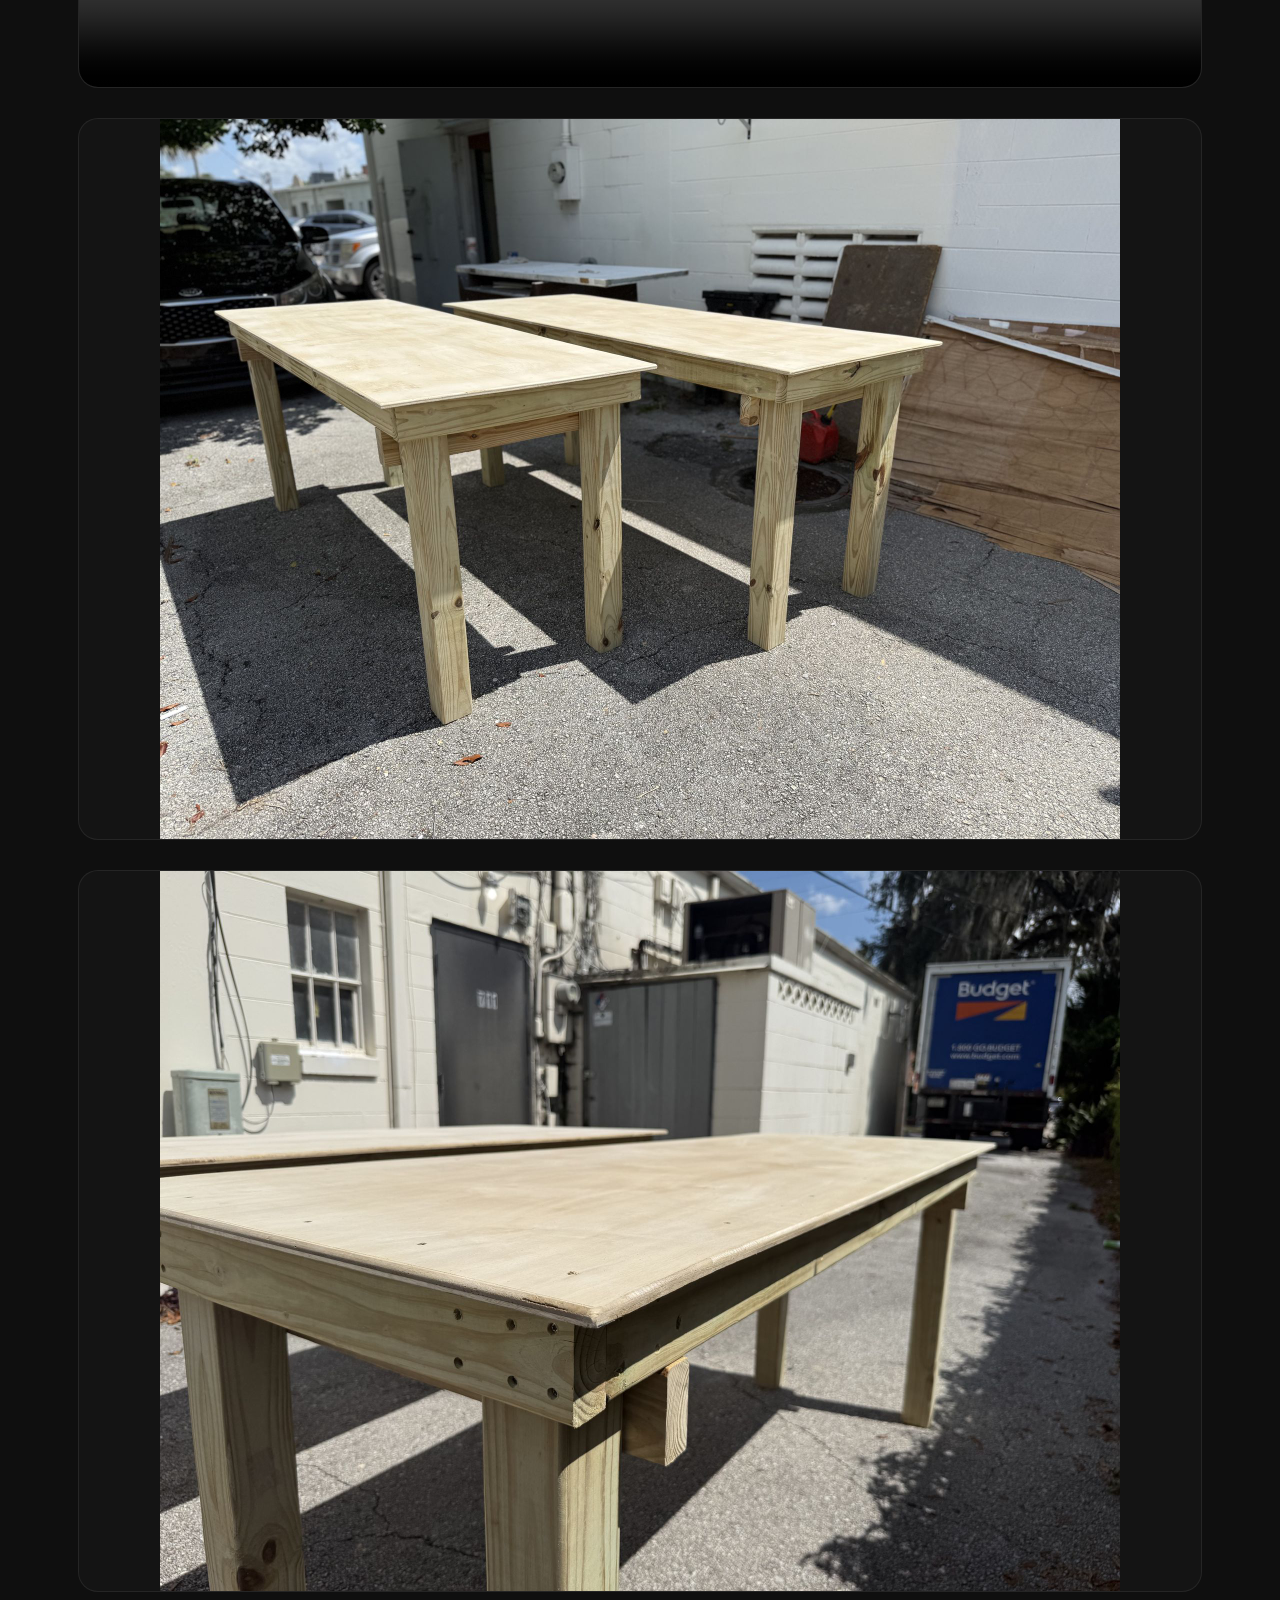
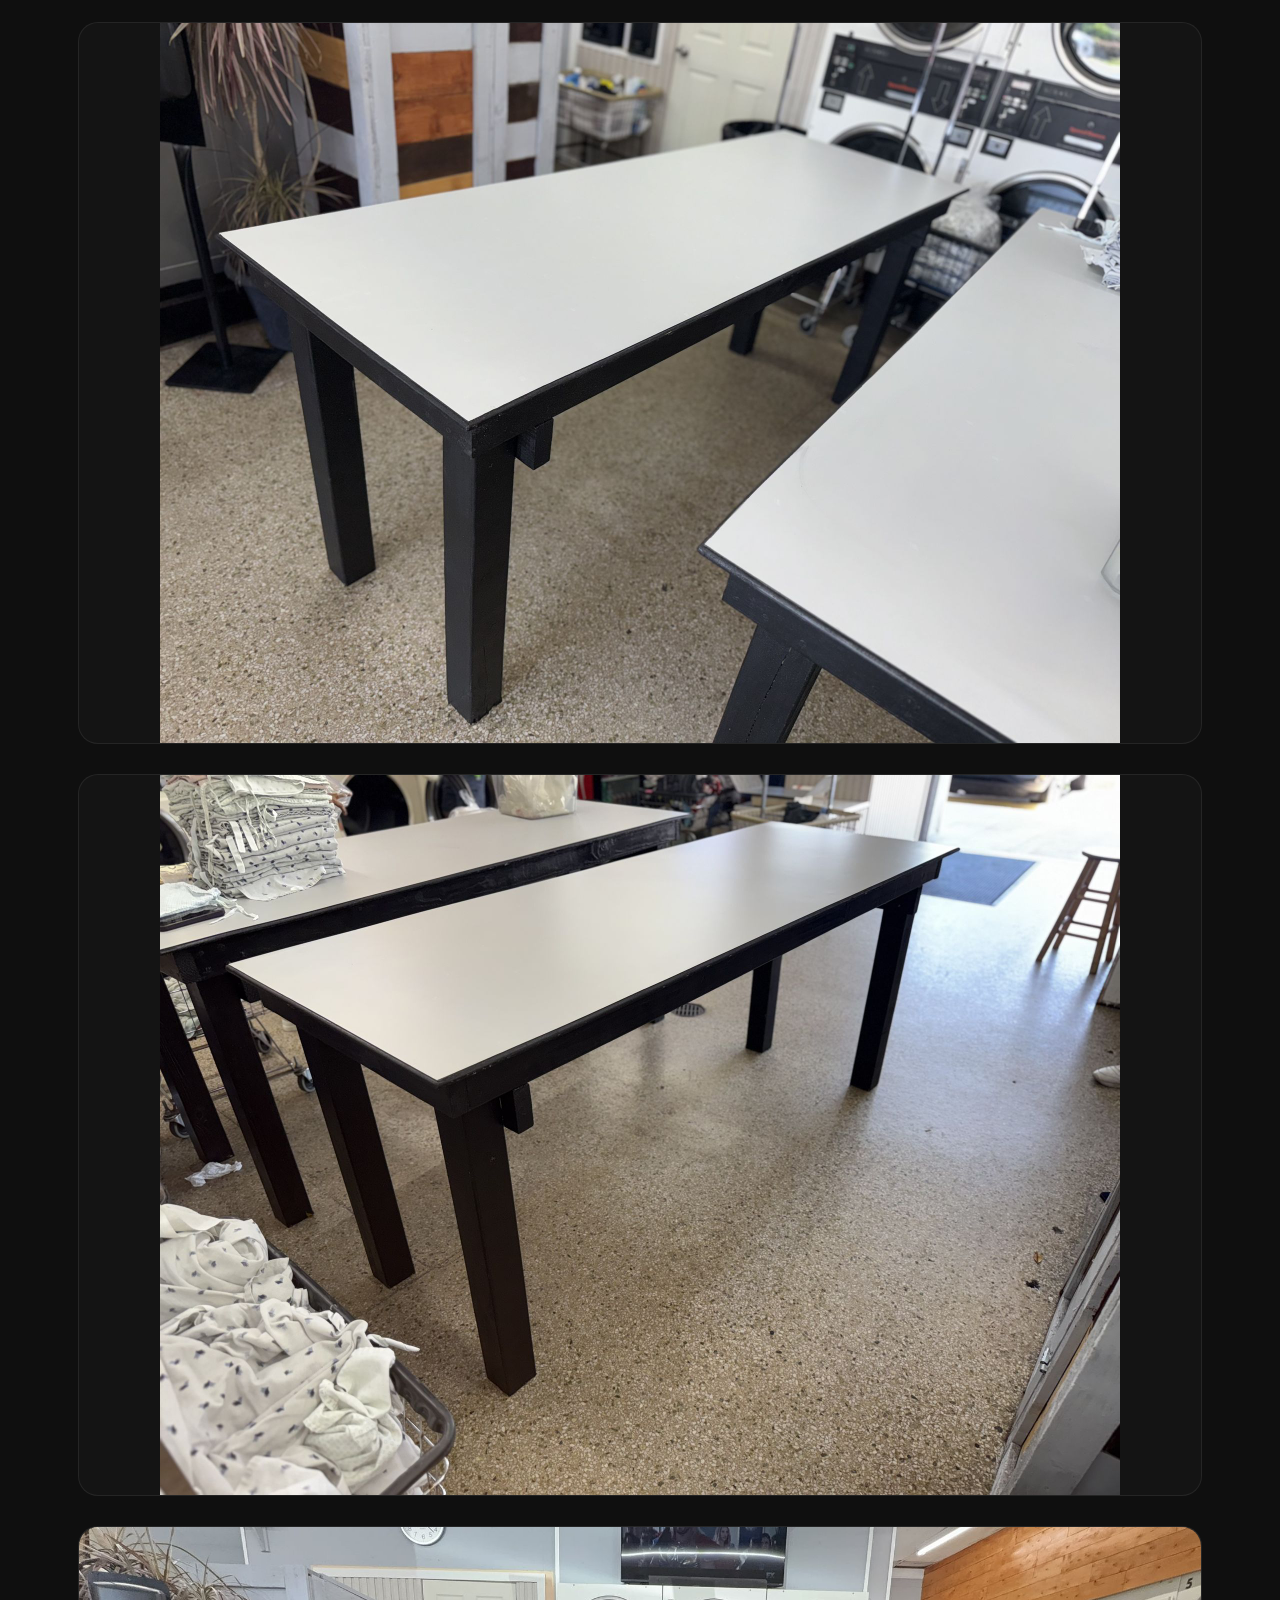
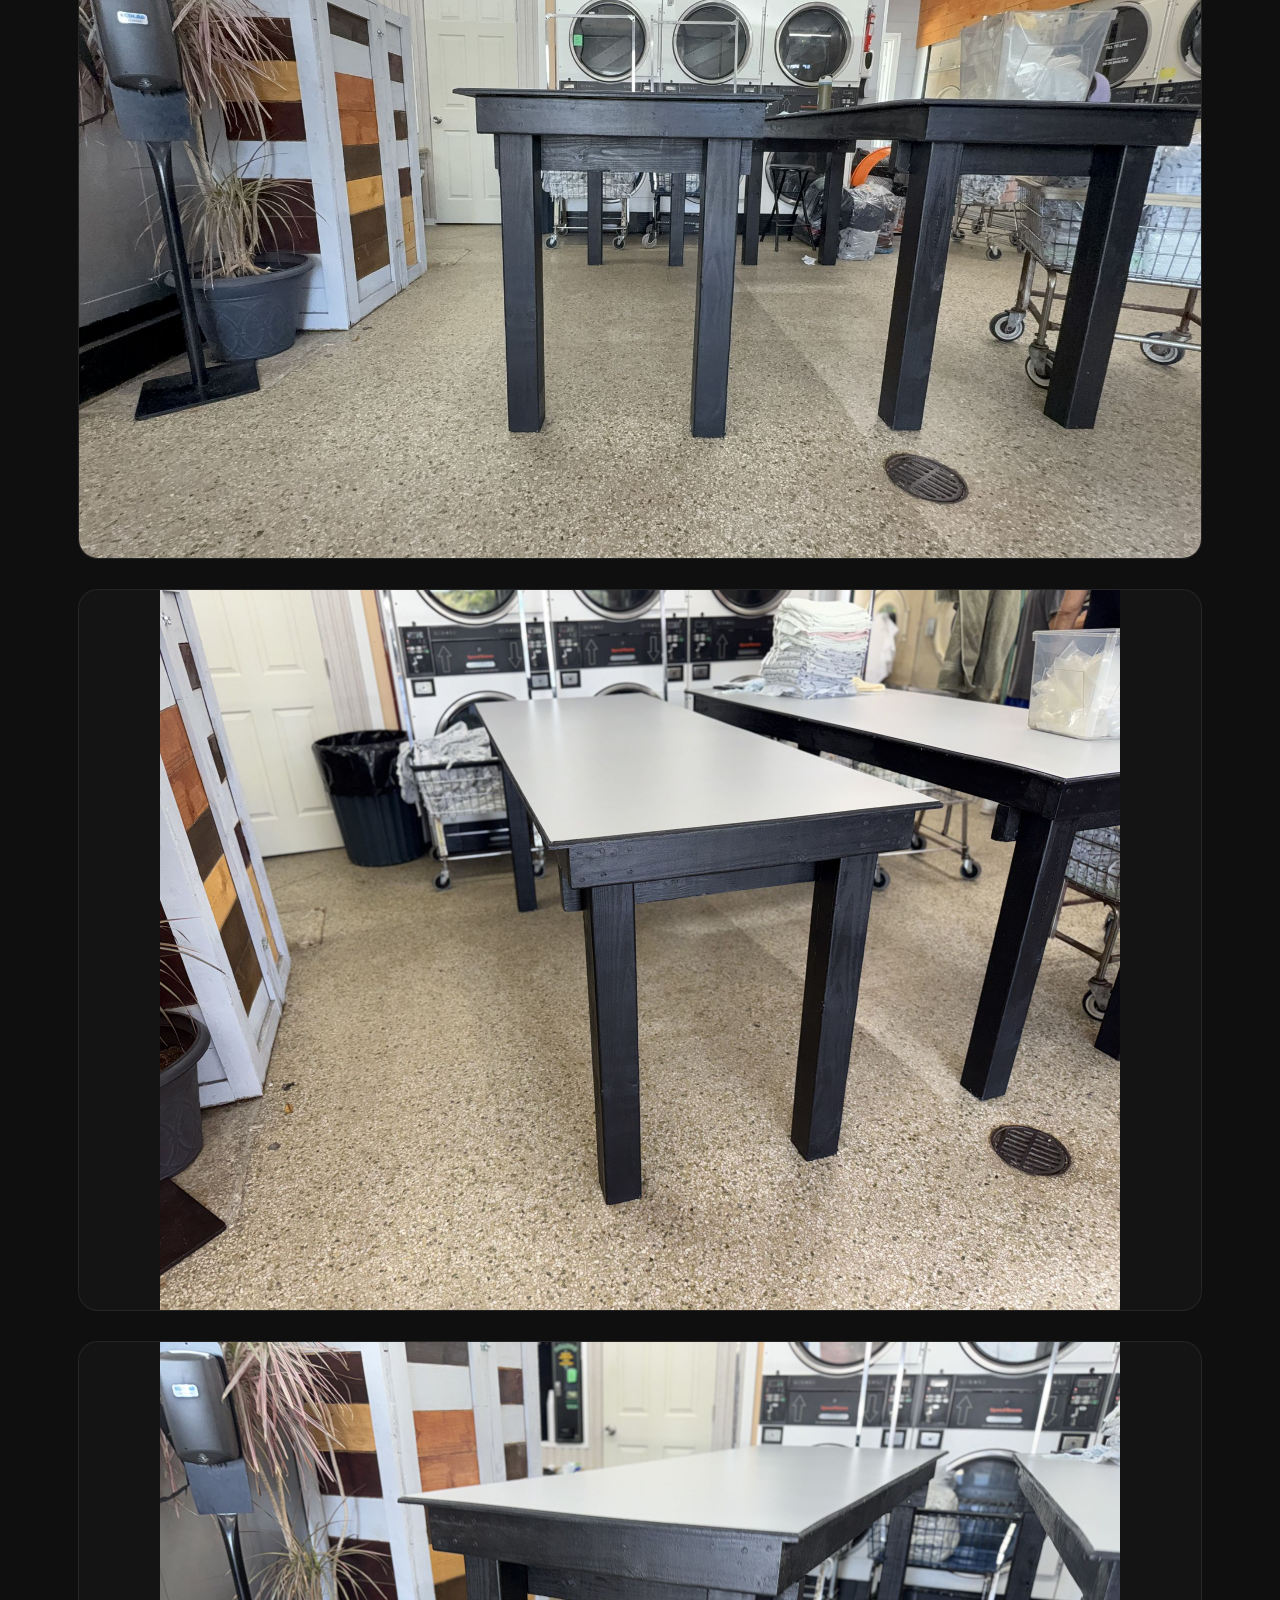
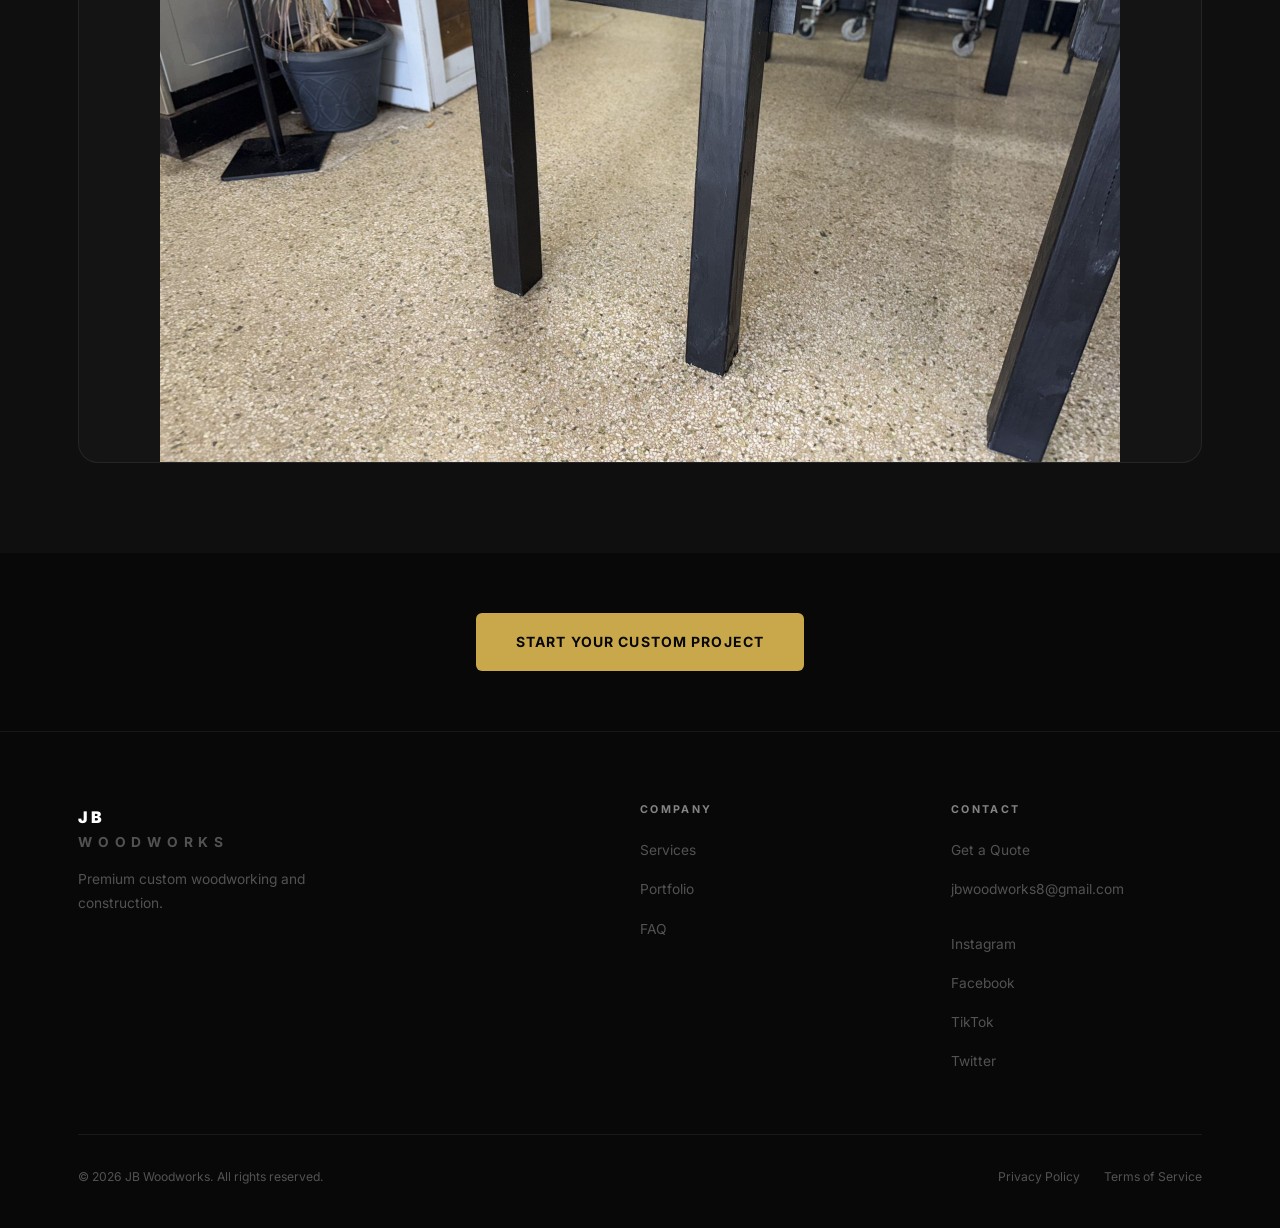
<file: project_custom_furniture.html>
<!DOCTYPE html>
<html lang="en">

<head>
    <meta charset="UTF-8" />
    <meta name="viewport" content="width=device-width, initial-scale=1.0" />
    <title>Custom Furniture | JB Woodworks</title>
    <link rel="preconnect" href="https://fonts.googleapis.com" />
    <link rel="preconnect" href="https://fonts.gstatic.com" crossorigin />
    <link
        href="https://fonts.googleapis.com/css2?family=Inter:wght@300;400;500;600;700;800;900&family=DM+Serif+Display:ital@0;1&display=swap"
        rel="stylesheet" />
    <link rel="stylesheet" href="style.css" />
    <style>
        .portfolio-header {
            padding-top: 150px;
            padding-bottom: 40px;
            text-align: center;
            background: var(--black-2);
        }

        .portfolio-tabs {
            display: flex;
            flex-wrap: wrap;
            justify-content: center;
            gap: 15px;
            padding: 20px;
            background: var(--black-1);
            border-bottom: 1px solid var(--border);
        }

        .tab-btn {
            background: transparent;
            color: var(--white-50);
            border: 1px solid var(--border);
            padding: 10px 20px;
            border-radius: 30px;
            cursor: pointer;
            font-family: 'Inter', sans-serif;
            font-size: 0.9rem;
            transition: all 0.3s ease;
        }

        .tab-btn:hover {
            color: var(--white);
            border-color: var(--gold);
        }

        .tab-btn.active {
            background: var(--gold);
            color: var(--black);
            border-color: var(--gold);
            font-weight: 600;
        }

        .portfolio-grid-container {
            padding: 60px 0;
            background: var(--black-2);
        }

        .portfolio-item {
            display: none;
        }

        .portfolio-item.show {
            display: block;
            animation: fadeIn 0.5s ease;
        }

        .gallery-grid-container {
            padding: 60px 0;
            background: var(--black-2);
        }

        .gallery-item {
            width: 100%;
            border-radius: var(--radius-lg);
            overflow: hidden;
            border: 1px solid var(--border);
            background: var(--black-3);
            display: flex;
            align-items: center;
            justify-content: center;
            margin-bottom: 30px;
        }

        .gallery-item img,
        .gallery-item video {
            width: 100%;
            height: auto;
            max-height: 80vh;
            object-fit: contain;
        }

        @keyframes fadeIn {
            from {
                opacity: 0;
                transform: translateY(10px);
            }

            to {
                opacity: 1;
                transform: translateY(0);
            }
        }
    </style>
</head>

<body>

    <!-- NAV -->
    <nav id="navbar" class="scrolled">
        <div class="nav-inner">
            <a href="/" class="nav-logo">
                <span class="nav-logo-text">JB <span class="nav-logo-sub">WOODWORKS</span></span>
            </a>
            <ul class="nav-links">
                <li><a href="/#services">Services</a></li>
                <li><a href="/portfolio">Portfolio</a></li>
                <li><a href="/#faq">FAQ</a></li>
                <li><a href="/#contact">Contact Us</a></li>
            </ul>
            <div class="nav-socials" style="display: flex; gap: 12px; align-items: center;">
                <a href="https://www.instagram.com/jb.woodworkss" target="_blank" rel="noopener" class="nav-instagram"
                    title="Instagram">
                    <svg width="18" height="18" viewBox="0 0 24 24" fill="none" stroke="currentColor" stroke-width="2"
                        stroke-linecap="round" stroke-linejoin="round">
                        <rect x="2" y="2" width="20" height="20" rx="5" ry="5"></rect>
                        <path d="M16 11.37A4 4 0 1 1 12.63 8 4 4 0 0 1 16 11.37z"></path>
                        <line x1="17.5" y1="6.5" x2="17.51" y2="6.5"></line>
                    </svg>
                    <span>Follow Us</span>
                </a>
            </div>
            <a href="/#contact" class="btn btn-nav">Get a Quote</a>
            <button class="nav-hamburger" id="hamburger" aria-label="Toggle menu">
                <span></span><span></span><span></span>
            </button>
        </div>
    </nav>

    <!-- MOBILE MENU -->
    <div class="mobile-menu" id="mobileMenu">
        <ul>
            <li><a href="/#services" class="mob-link">Services</a></li>
            <li><a href="/portfolio" class="mob-link">Portfolio</a></li>
            <li><a href="/#faq" class="mob-link">FAQ</a></li>
            <li><a href="https://www.instagram.com/jb.woodworkss" target="_blank" rel="noopener"
                    class="mob-link">Instagram</a></li>
            <li><a href="https://www.facebook.com/people/JB-Woodworks/61581118061434" target="_blank" rel="noopener"
                    class="mob-link">Facebook</a></li>
            <li><a href="https://www.tiktok.com/@jbwoodworks_" target="_blank" rel="noopener"
                    class="mob-link">TikTok</a></li>
            <li><a href="https://x.com/jbwoodworks8" target="_blank" rel="noopener" class="mob-link">Twitter</a></li>
            <li><a href="/#contact" class="btn btn-primary mob-link">Get a Quote</a></li>
        </ul>
    </div>

    <!-- HEADER -->
    <section class="portfolio-header">
        <div class="container">
            <span class="section-tag">Our Masterpieces</span>
            <h1 class="hero-headline" style="font-size: 3.5rem; margin-top:20px;">Project: <em>Custom Furniture</em>
            </h1>
            <a href="portfolio.html" class="btn btn-ghost" style="margin-top: 20px; display:inline-block;">&larr; Back
                to Portfolio</a>
        </div>
    </section>
    <div class="gallery-grid-container">
        <div class="container">
            <div
                style="background: var(--black-1); padding: 30px; border-radius: var(--radius-md); border-left: 4px solid var(--gold); margin-bottom: 40px;">
                <p style="font-size: 1.1rem; line-height: 1.7; color: var(--white-80); margin: 0;">This custom furniture
                    piece was built entirely out of premium lumber to exceed the client's expectations. Knowing it will
                    be part of the family's daily life, we focused on making it both gorgeous and highly durable.</p>
            </div>
            <div class="gallery-grid" style="column-count: 1; gap: 30px;">

                <div class="gallery-item fade-in-up">
                    <img src="Jah Images/Custom Furniture/0FE1AF74-18F7-46BD-B582-0A5357CD9CB5.jpg"
                        alt="Custom Furniture (B) Picture">
                </div>

                <div class="gallery-item fade-in-up">
                    <img src="Jah Images/Custom Furniture/IMG_1128_00.jpg" alt="Custom Furniture Picture">
                </div>

                <div class="gallery-item fade-in-up">
                    <video autoplay loop muted playsinline controls>
                        <source src="Jah Images/Custom Furniture/IMG_1133.mp4" type="video/mp4">
                    </video>
                </div>

                <div class="gallery-item fade-in-up">
                    <video autoplay loop muted playsinline controls>
                        <source src="Jah Images/Custom Furniture/IMG_1134.mp4" type="video/mp4">
                    </video>
                </div>

                <div class="gallery-item fade-in-up">
                    <img src="Jah Images/Custom Furniture/IMG_1137_00.jpg" alt="Custom Furniture Picture">
                </div>

                <div class="gallery-item fade-in-up">
                    <img src="Jah Images/Custom Furniture/DC862AE6-9F3A-4A5C-BD5B-302C383363E8.jpg"
                        alt="Custom Furniture (B) Picture">
                </div>

                <div class="gallery-item fade-in-up">
                    <img src="Jah Images/Custom Furniture/IMG_1251_00.jpg" alt="Custom Furniture (B) Picture">
                </div>

                <div class="gallery-item fade-in-up">
                    <img src="Jah Images/Custom Furniture/IMG_1252_00.jpg" alt="Custom Furniture (B) Picture">
                </div>

                <div class="gallery-item fade-in-up">
                    <img src="Jah Images/Custom Furniture/IMG_1258.jpg" alt="Custom Furniture (B) Picture">
                </div>

                <div class="gallery-item fade-in-up">
                    <img src="Jah Images/Custom Furniture/IMG_1250_00.jpg" alt="Custom Furniture (B) Picture">
                </div>

                <div class="gallery-item fade-in-up">
                    <img src="Jah Images/Custom Furniture/IMG_1248_00.jpg" alt="Custom Furniture (B) Picture">
                </div>
            </div>
        </div>
    </div>
    </div>

    <div style="text-align: center; padding: 60px; background: var(--black-1);">
        <a href="index.html#contact" class="btn btn-primary btn-large">Start Your Custom Project</a>
    </div>
    <!-- FOOTER -->
    <footer class="site-footer">
        <div class="container">
            <div class="footer-inner">
                <div class="footer-brand">
                    <div class="footer-logo-wrap">
                        <div>
                            <a href="/" class="footer-logo">JB</a>
                            <p class="footer-tagline">WOODWORKS</p>
                        </div>
                    </div>
                    <p>Premium custom woodworking and construction.</p>
                </div>
                <div class="footer-links-col">
                    <h4>Company</h4>
                    <ul>
                        <li><a href="/#services">Services</a></li>
                        <li><a href="/portfolio">Portfolio</a></li>
                        <li><a href="/#faq">FAQ</a></li>
                    </ul>
                </div>
                <div class="footer-links-col">
                    <h4>Contact</h4>
                    <ul>
                        <li><a href="/#contact">Get a Quote</a></li>
                        <li><a href="mailto:jbwoodworks8@gmail.com">jbwoodworks8@gmail.com</a></li>
                        <li style="margin-top: 15px;"><a href="https://www.instagram.com/jb.woodworkss" target="_blank"
                                rel="noopener">Instagram</a></li>
                        <li><a href="https://www.facebook.com/people/JB-Woodworks/61581118061434" target="_blank"
                                rel="noopener">Facebook</a></li>
                        <li><a href="https://www.tiktok.com/@jbwoodworks_" target="_blank" rel="noopener">TikTok</a>
                        </li>
                        <li><a href="https://x.com/jbwoodworks8" target="_blank" rel="noopener">Twitter</a></li>
                    </ul>
                </div>
            </div>
            <div class="footer-bottom">
                <p>&copy; 2026 JB Woodworks. All rights reserved.</p>
                <div class="footer-legal-links">
                    <a href="/privacy">Privacy Policy</a>
                    <a href="/terms">Terms of Service</a>
                </div>
            </div>
        </div>
    </footer>
    <script src="script.js"></script>
    <script>
        document.getElementById('navbar').classList.add('scrolled');
    </script>
</body>

</html>
</file>
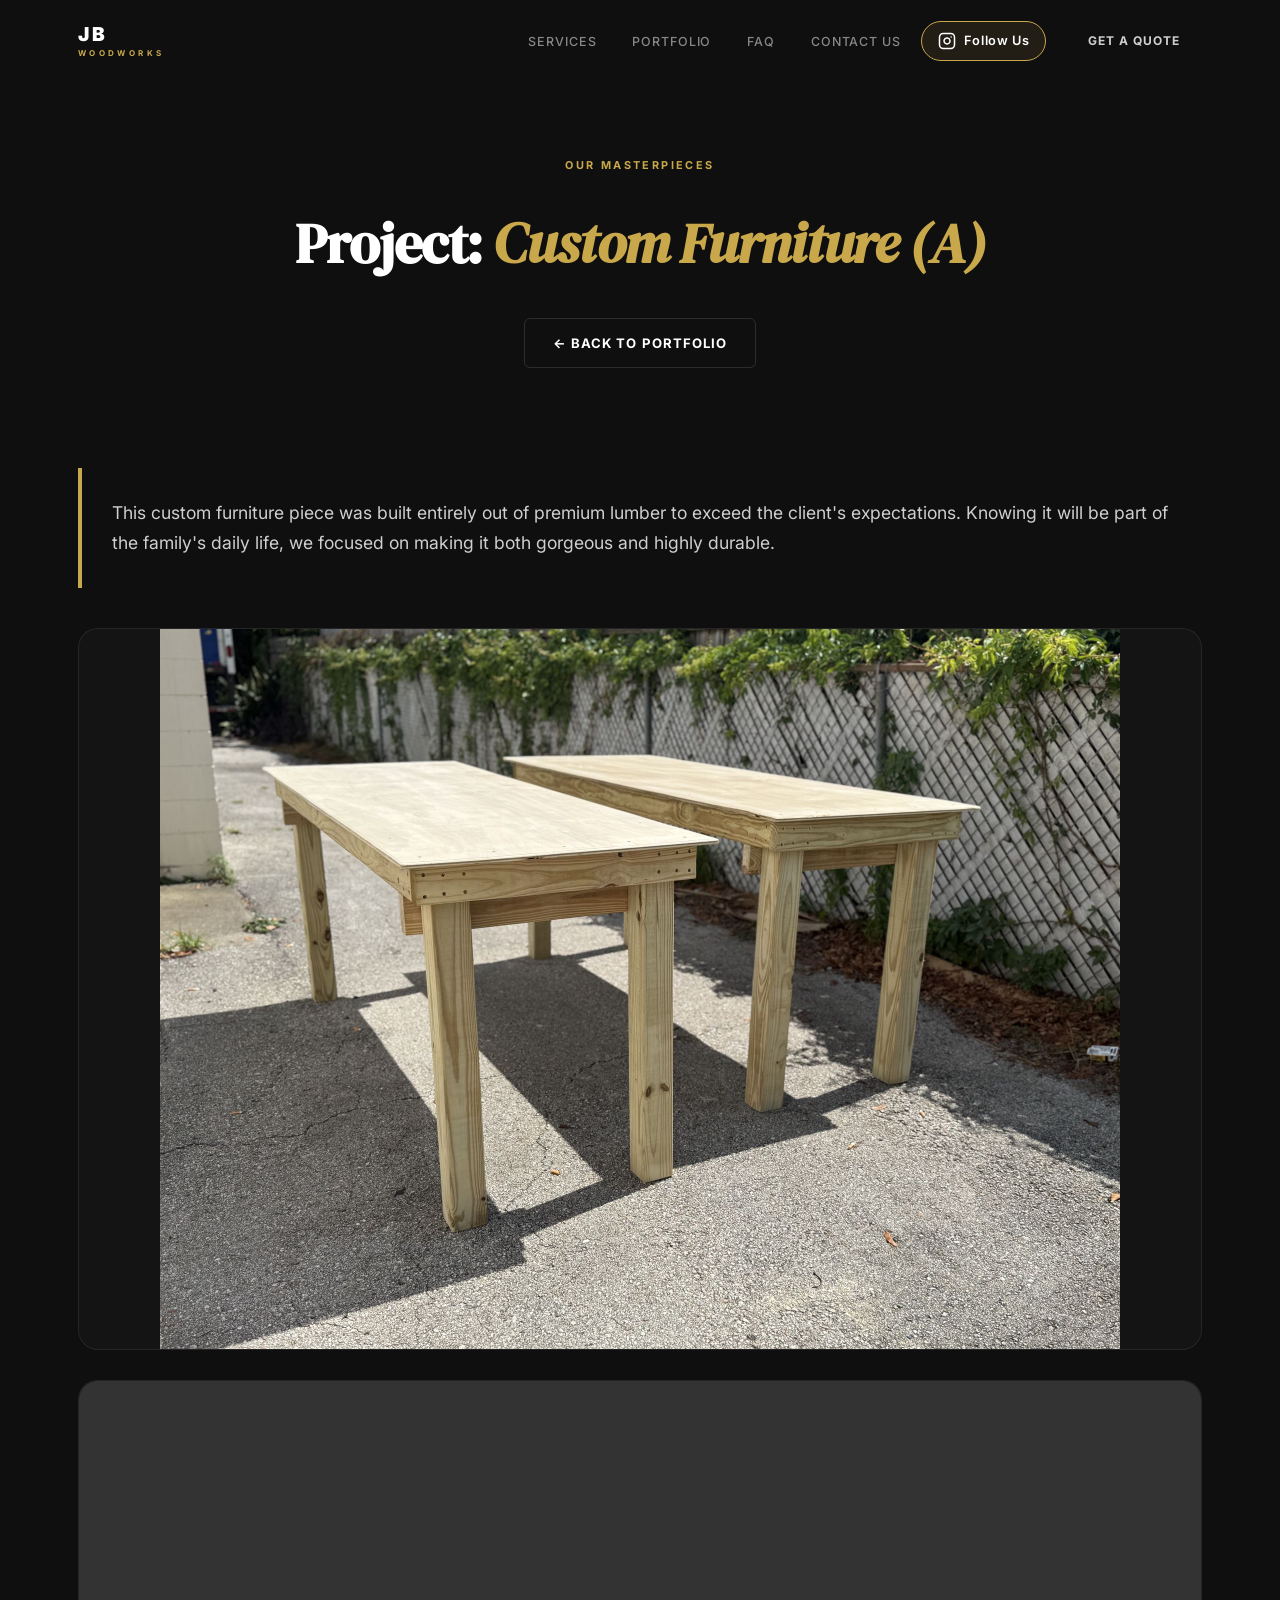
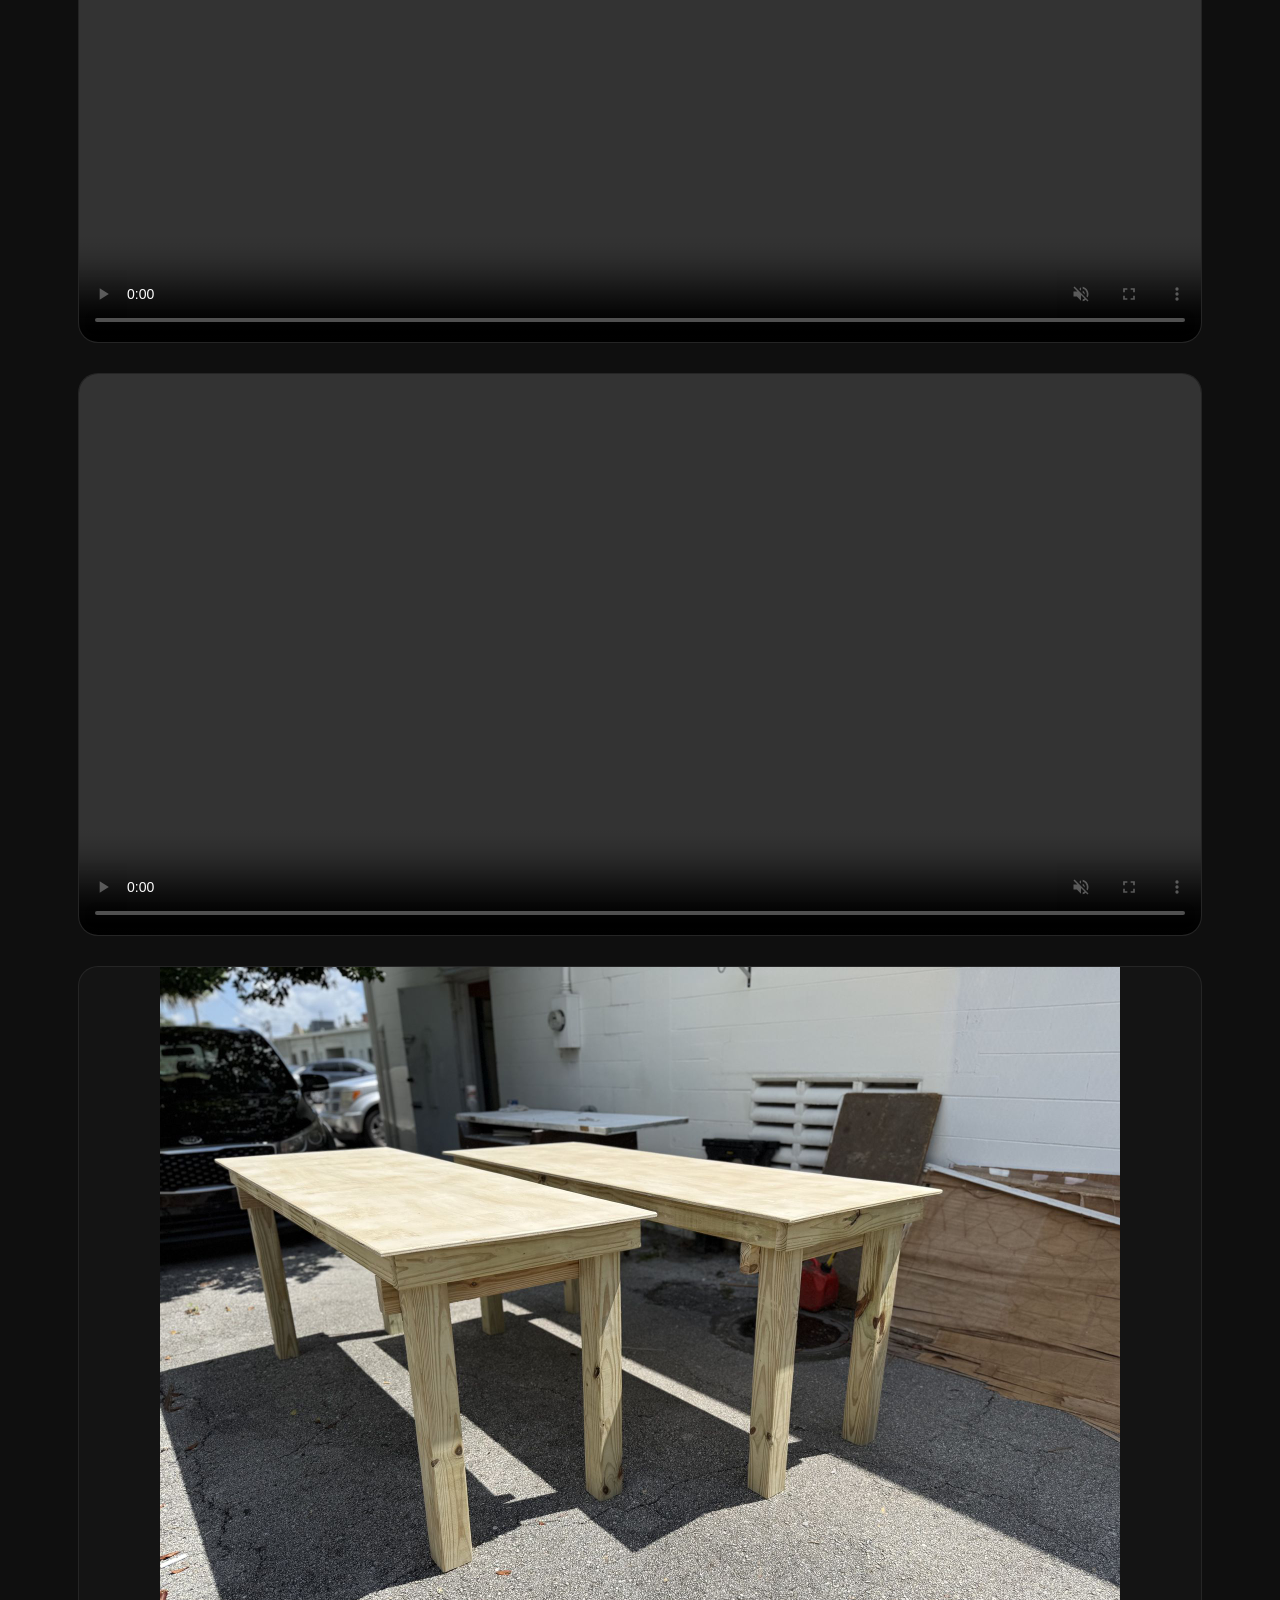
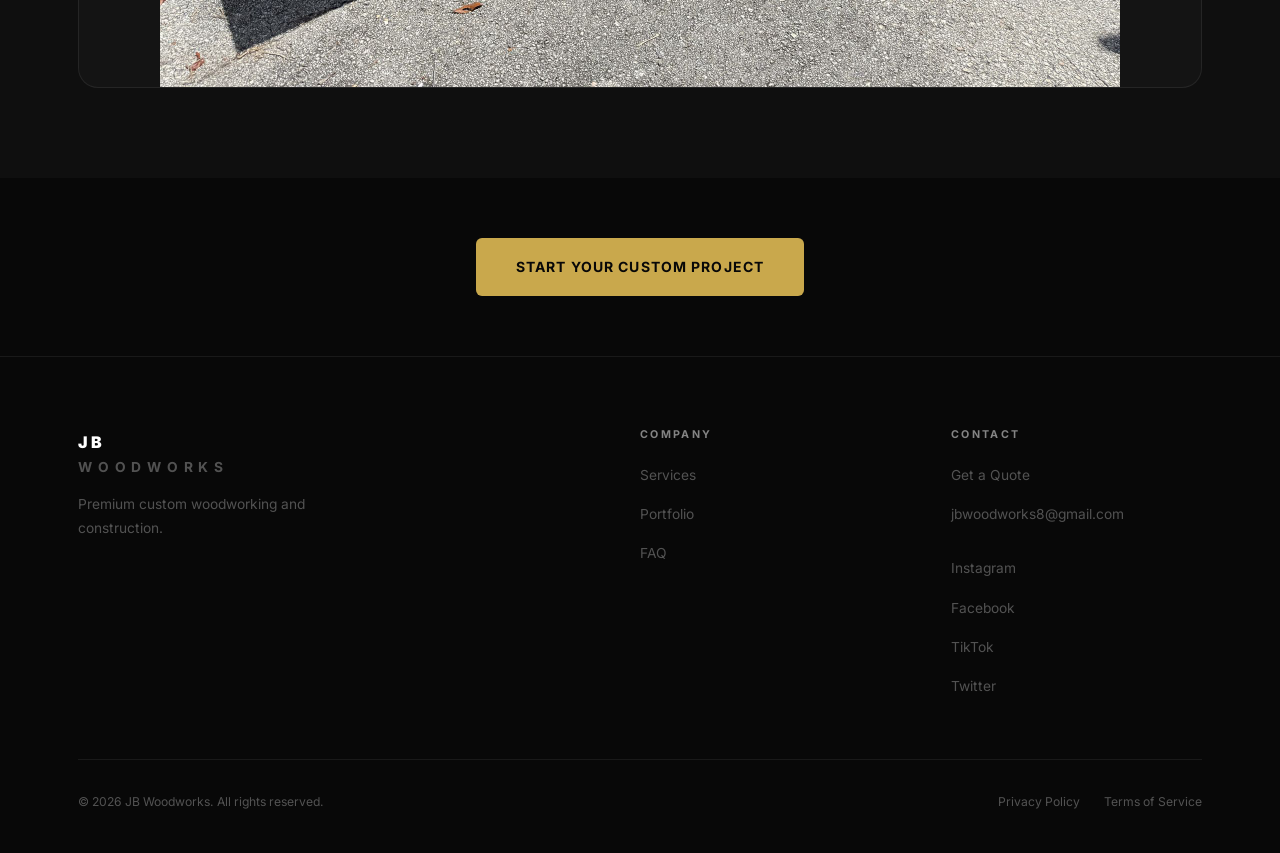
<file: project_custom_furniture_a.html>
<!DOCTYPE html>
<html lang="en">
<head>
    <meta charset="UTF-8" />
    <meta name="viewport" content="width=device-width, initial-scale=1.0" />
    <title>Custom Furniture (A) | JB Woodworks</title>
    <link rel="preconnect" href="https://fonts.googleapis.com" />
    <link rel="preconnect" href="https://fonts.gstatic.com" crossorigin />
    <link href="https://fonts.googleapis.com/css2?family=Inter:wght@300;400;500;600;700;800;900&family=DM+Serif+Display:ital@0;1&display=swap" rel="stylesheet" />
    <link rel="stylesheet" href="style.css" />
    <style>
        .portfolio-header { padding-top: 150px; padding-bottom: 40px; text-align: center; background: var(--black-2); }
        .portfolio-tabs { display: flex; flex-wrap: wrap; justify-content: center; gap: 15px; padding: 20px; background: var(--black-1); border-bottom: 1px solid var(--border); }
        .tab-btn { background: transparent; color: var(--white-50); border: 1px solid var(--border); padding: 10px 20px; border-radius: 30px; cursor: pointer; font-family: 'Inter', sans-serif; font-size: 0.9rem; transition: all 0.3s ease; }
        .tab-btn:hover { color: var(--white); border-color: var(--gold); }
        .tab-btn.active { background: var(--gold); color: var(--black); border-color: var(--gold); font-weight: 600; }
        .portfolio-grid-container { padding: 60px 0; background: var(--black-2); }
        .portfolio-item { display: none; }
        .portfolio-item.show { display: block; animation: fadeIn 0.5s ease; }
        
        .gallery-grid-container { padding: 60px 0; background: var(--black-2); }
        .gallery-item { width: 100%; border-radius: var(--radius-lg); overflow: hidden; border: 1px solid var(--border); background: var(--black-3); display: flex; align-items: center; justify-content: center; margin-bottom: 30px; }
        .gallery-item img, .gallery-item video { width: 100%; height: auto; max-height: 80vh; object-fit: contain; }
        
        @keyframes fadeIn { from { opacity: 0; transform: translateY(10px); } to { opacity: 1; transform: translateY(0); } }
    </style>
</head>
<body>

    <!-- NAV -->
    <nav id="navbar" class="scrolled">
        <div class="nav-inner">
            <a href="index.html" class="nav-logo">
                <span class="nav-logo-text">JB <span class="nav-logo-sub">WOODWORKS</span></span>
            </a>
            <ul class="nav-links">
                <li><a href="index.html#services">Services</a></li>
                <li><a href="portfolio.html">Portfolio</a></li>
                <li><a href="index.html#faq">FAQ</a></li>
                <li><a href="index.html#contact">Contact Us</a></li>
            </ul>
            <div class="nav-socials" style="display: flex; gap: 12px; align-items: center;">
                <a href="https://www.instagram.com/jb.woodworkss" target="_blank" rel="noopener" class="nav-instagram" title="Instagram">
                    <svg width="18" height="18" viewBox="0 0 24 24" fill="none" stroke="currentColor" stroke-width="2" stroke-linecap="round" stroke-linejoin="round">
                        <rect x="2" y="2" width="20" height="20" rx="5" ry="5"></rect>
                        <path d="M16 11.37A4 4 0 1 1 12.63 8 4 4 0 0 1 16 11.37z"></path>
                        <line x1="17.5" y1="6.5" x2="17.51" y2="6.5"></line>
                    </svg>
                    <span>Follow Us</span>
                </a>
            </div>
            <a href="index.html#contact" class="btn btn-nav">Get a Quote</a>
            <button class="nav-hamburger" id="hamburger" aria-label="Toggle menu">
                <span></span><span></span><span></span>
            </button>
        </div>
    </nav>

    <!-- MOBILE MENU -->
    <div class="mobile-menu" id="mobileMenu">
        <ul>
            <li><a href="index.html#services" class="mob-link">Services</a></li>
            <li><a href="portfolio.html" class="mob-link">Portfolio</a></li>
            <li><a href="index.html#faq" class="mob-link">FAQ</a></li>
            <li><a href="https://www.instagram.com/jb.woodworkss" target="_blank" rel="noopener" class="mob-link">Instagram</a></li>
            <li><a href="https://www.facebook.com/people/JB-Woodworks/61581118061434" target="_blank" rel="noopener" class="mob-link">Facebook</a></li>
            <li><a href="https://www.tiktok.com/@jbwoodworks_" target="_blank" rel="noopener" class="mob-link">TikTok</a></li>
            <li><a href="https://x.com/jbwoodworks8" target="_blank" rel="noopener" class="mob-link">Twitter</a></li>
            <li><a href="index.html#contact" class="btn btn-primary mob-link">Get a Quote</a></li>
        </ul>
    </div>

    <!-- HEADER -->
    <section class="portfolio-header">
        <div class="container">
            <span class="section-tag">Our Masterpieces</span>
            <h1 class="hero-headline" style="font-size: 3.5rem; margin-top:20px;">Project: <em>Custom Furniture (A)</em></h1>
            <a href="portfolio.html" class="btn btn-ghost" style="margin-top: 20px; display:inline-block;">&larr; Back to Portfolio</a>
        </div>
    </section>
<div class="gallery-grid-container"><div class="container">
    <div style="background: var(--black-1); padding: 30px; border-radius: var(--radius-md); border-left: 4px solid var(--gold); margin-bottom: 40px;">
        <p style="font-size: 1.1rem; line-height: 1.7; color: var(--white-80); margin: 0;">This custom furniture piece was built entirely out of premium lumber to exceed the client's expectations. Knowing it will be part of the family's daily life, we focused on making it both gorgeous and highly durable.</p>
    </div>
    <div class="gallery-grid" style="column-count: 1; gap: 30px;">

            <div class="gallery-item fade-in-up">
                <img src="Jah Images/Custom Furniture/IMG_1128_00.jpg" alt="Custom Furniture (A) Picture">
            </div>
            
            <div class="gallery-item fade-in-up">
                <video autoplay loop muted playsinline controls>
                    <source src="Jah Images/Custom Furniture/IMG_1133.mp4" type="video/mp4">
                </video>
            </div>
            
            <div class="gallery-item fade-in-up">
                <video autoplay loop muted playsinline controls>
                    <source src="Jah Images/Custom Furniture/IMG_1134.mp4" type="video/mp4">
                </video>
            </div>
            
            <div class="gallery-item fade-in-up">
                <img src="Jah Images/Custom Furniture/IMG_1137_00.jpg" alt="Custom Furniture (A) Picture">
            </div>
            </div></div></div>

    <div style="text-align: center; padding: 60px; background: var(--black-1);">
        <a href="index.html#contact" class="btn btn-primary btn-large">Start Your Custom Project</a>
    </div>
    <!-- FOOTER -->
    <footer class="site-footer">
        <div class="container">
            <div class="footer-inner">
                <div class="footer-brand">
                    <div class="footer-logo-wrap">
                        <div>
                            <a href="index.html" class="footer-logo">JB</a>
                            <p class="footer-tagline">WOODWORKS</p>
                        </div>
                    </div>
                    <p>Premium custom woodworking and construction.</p>
                </div>
                <div class="footer-links-col">
                    <h4>Company</h4>
                    <ul>
                        <li><a href="index.html#services">Services</a></li>
                        <li><a href="portfolio.html">Portfolio</a></li>
                        <li><a href="index.html#faq">FAQ</a></li>
                    </ul>
                </div>
                <div class="footer-links-col">
                    <h4>Contact</h4>
                    <ul>
                        <li><a href="index.html#contact">Get a Quote</a></li>
                        <li><a href="mailto:jbwoodworks8@gmail.com">jbwoodworks8@gmail.com</a></li>
                        <li style="margin-top: 15px;"><a href="https://www.instagram.com/jb.woodworkss" target="_blank" rel="noopener">Instagram</a></li>
                        <li><a href="https://www.facebook.com/people/JB-Woodworks/61581118061434" target="_blank" rel="noopener">Facebook</a></li>
                        <li><a href="https://www.tiktok.com/@jbwoodworks_" target="_blank" rel="noopener">TikTok</a></li>
                        <li><a href="https://x.com/jbwoodworks8" target="_blank" rel="noopener">Twitter</a></li>
                    </ul>
                </div>
            </div>
            <div class="footer-bottom">
                <p>&copy; 2026 JB Woodworks. All rights reserved.</p>
                <div class="footer-legal-links">
                    <a href="privacy.html">Privacy Policy</a>
                    <a href="terms.html">Terms of Service</a>
                </div>
            </div>
        </div>
    </footer>
    <script src="script.js"></script>
    <script>
        document.getElementById('navbar').classList.add('scrolled');
    </script>
</body>
</html>
</file>
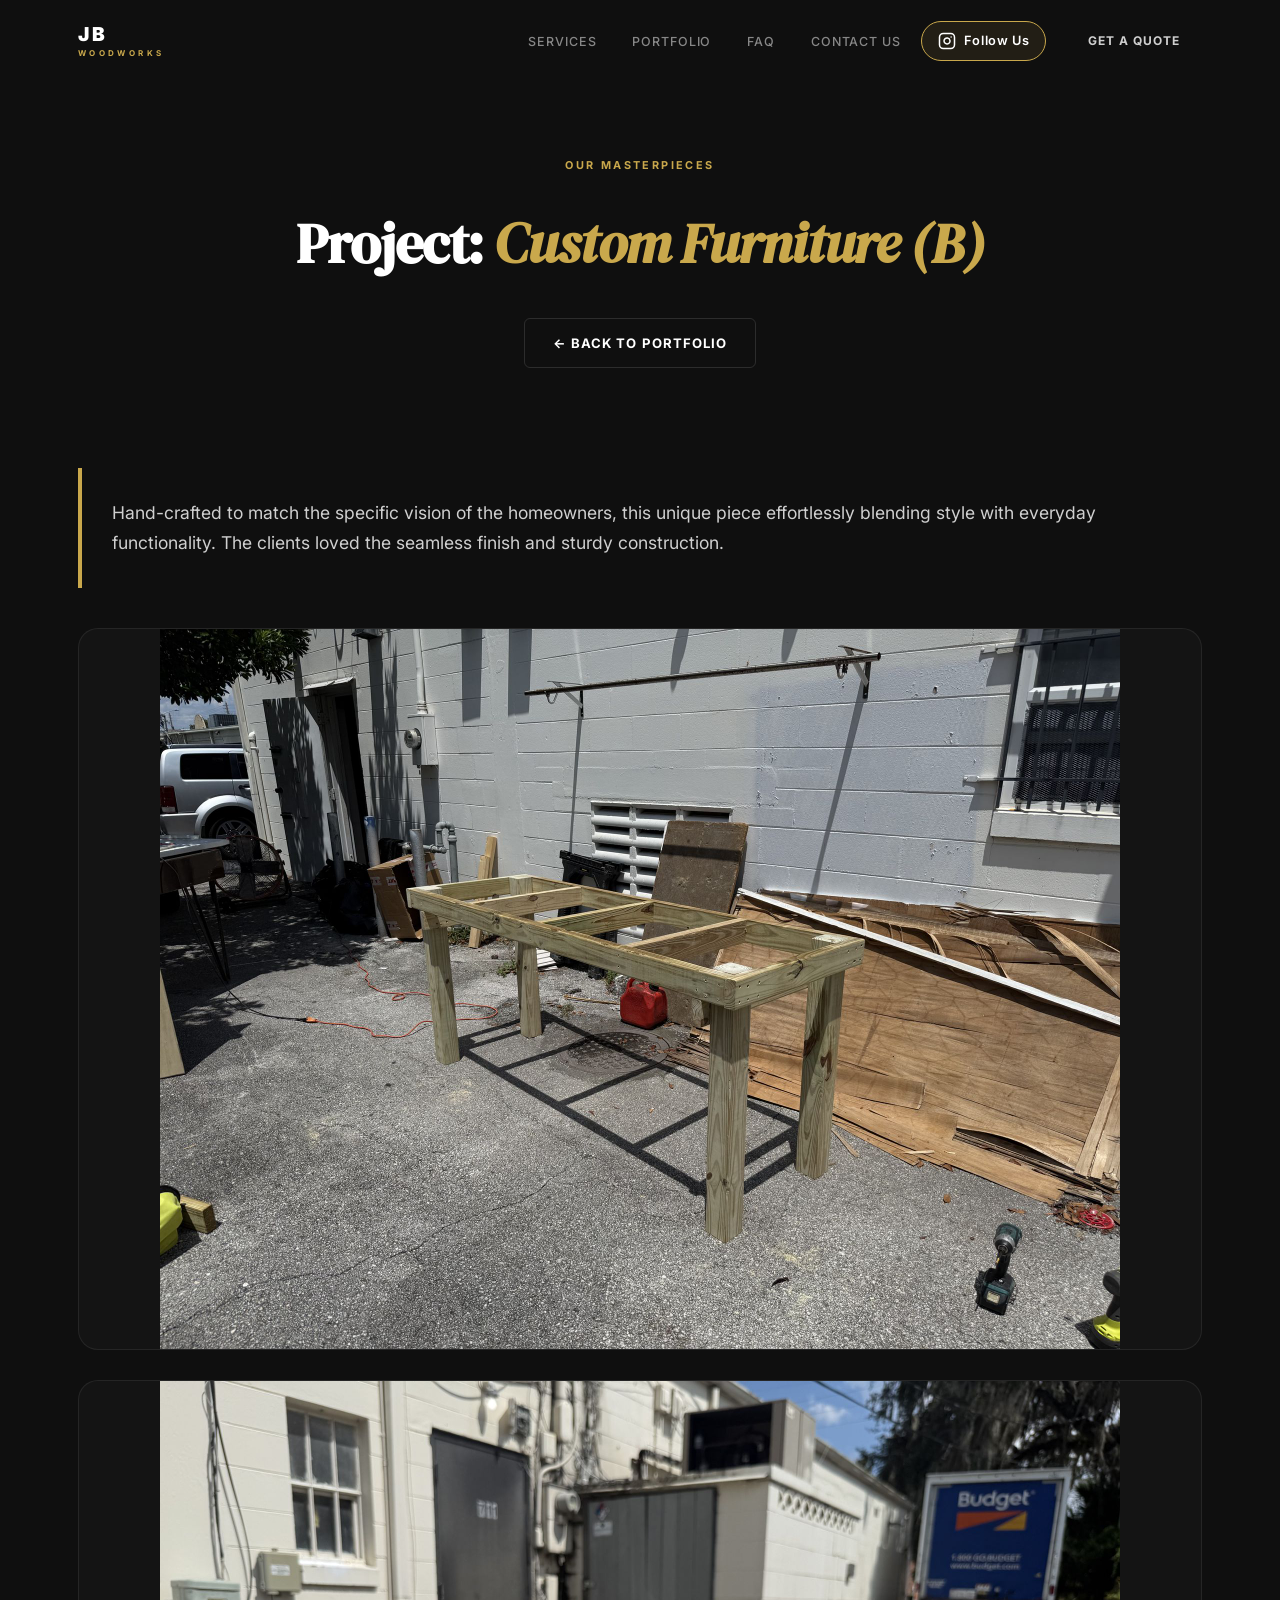
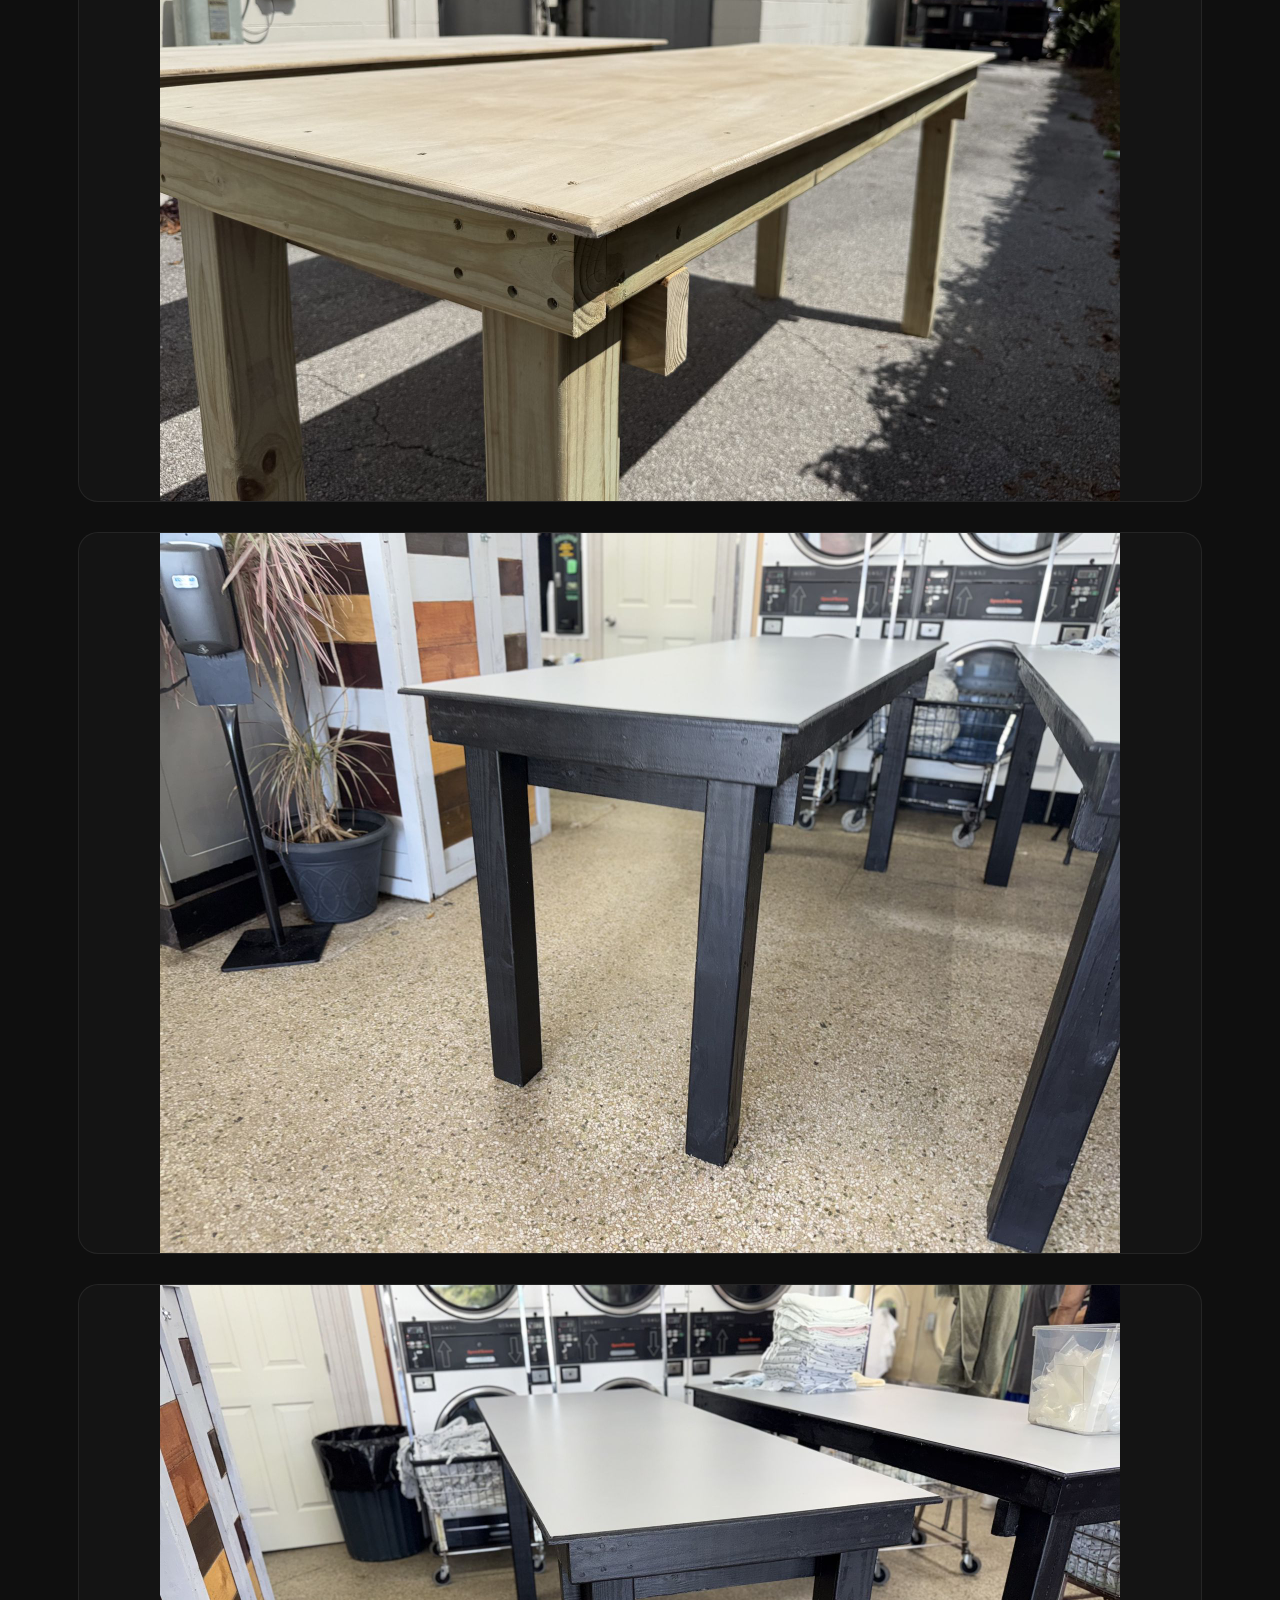
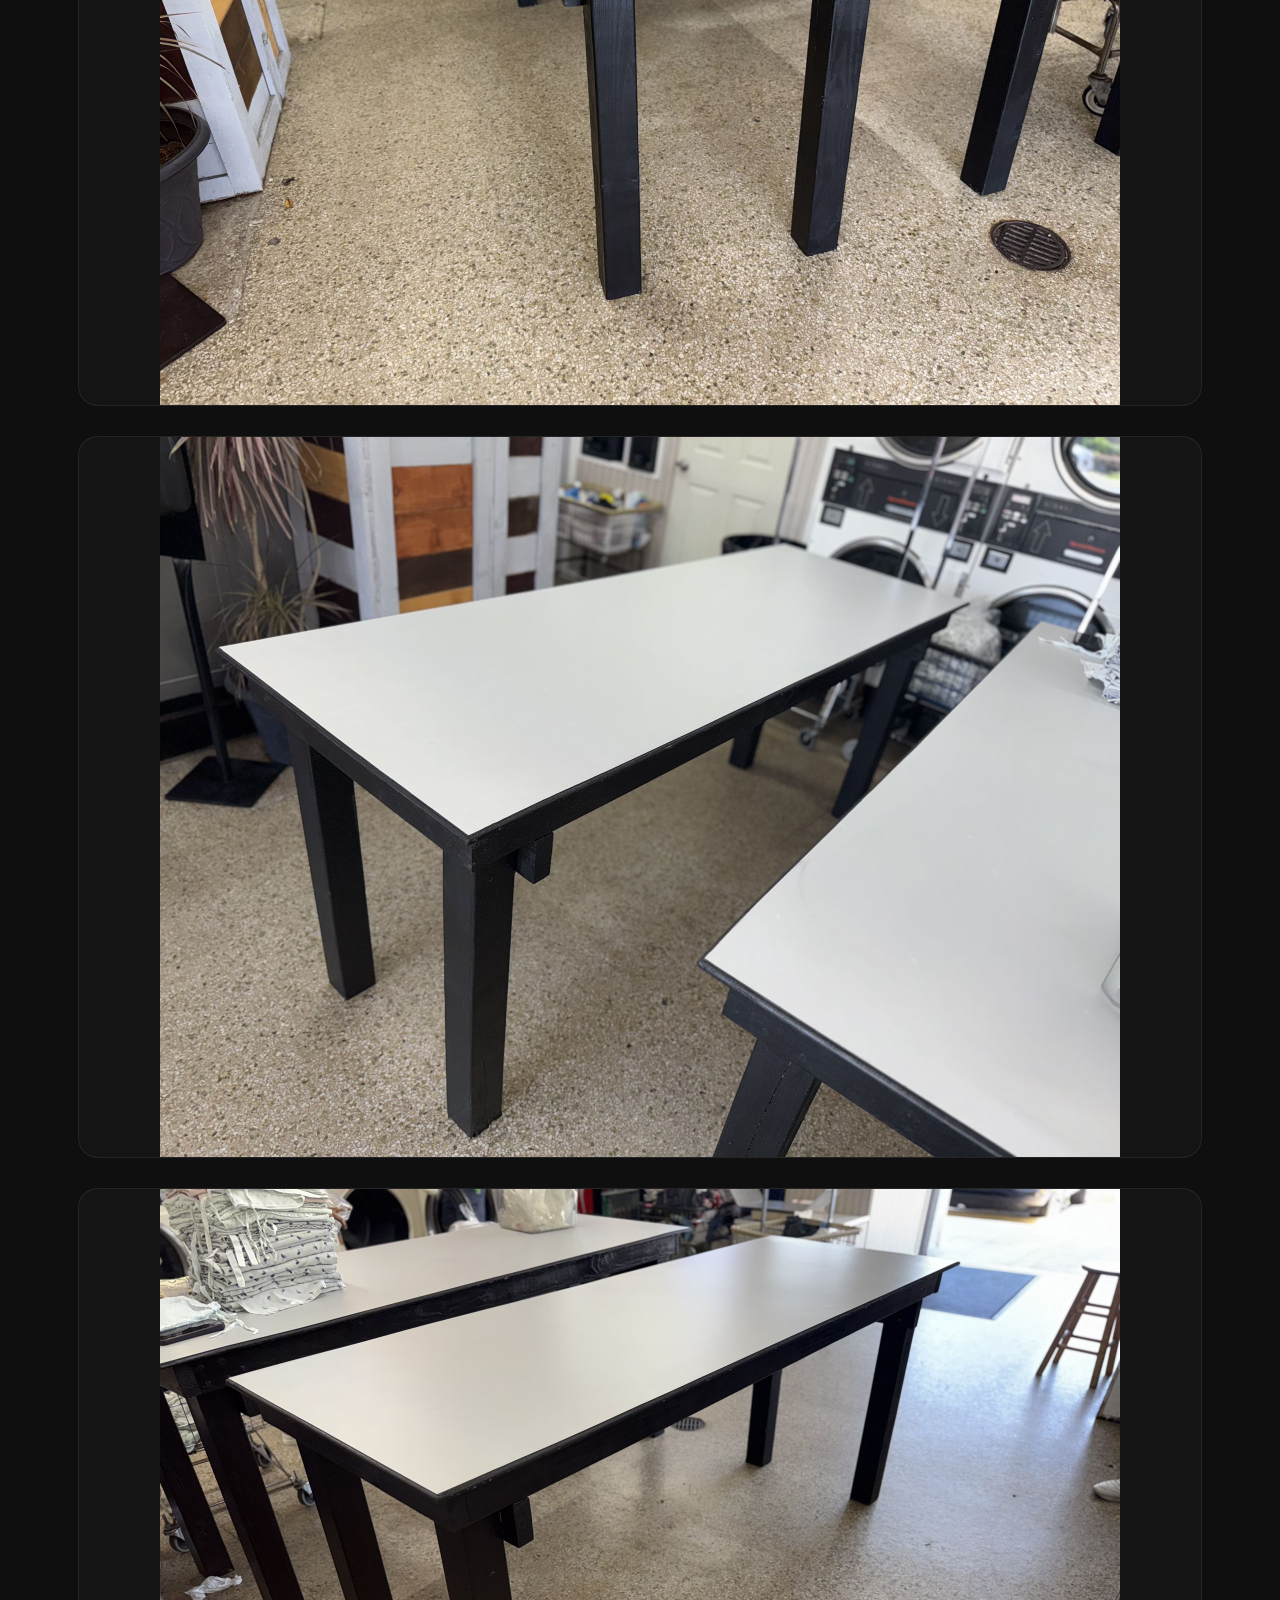
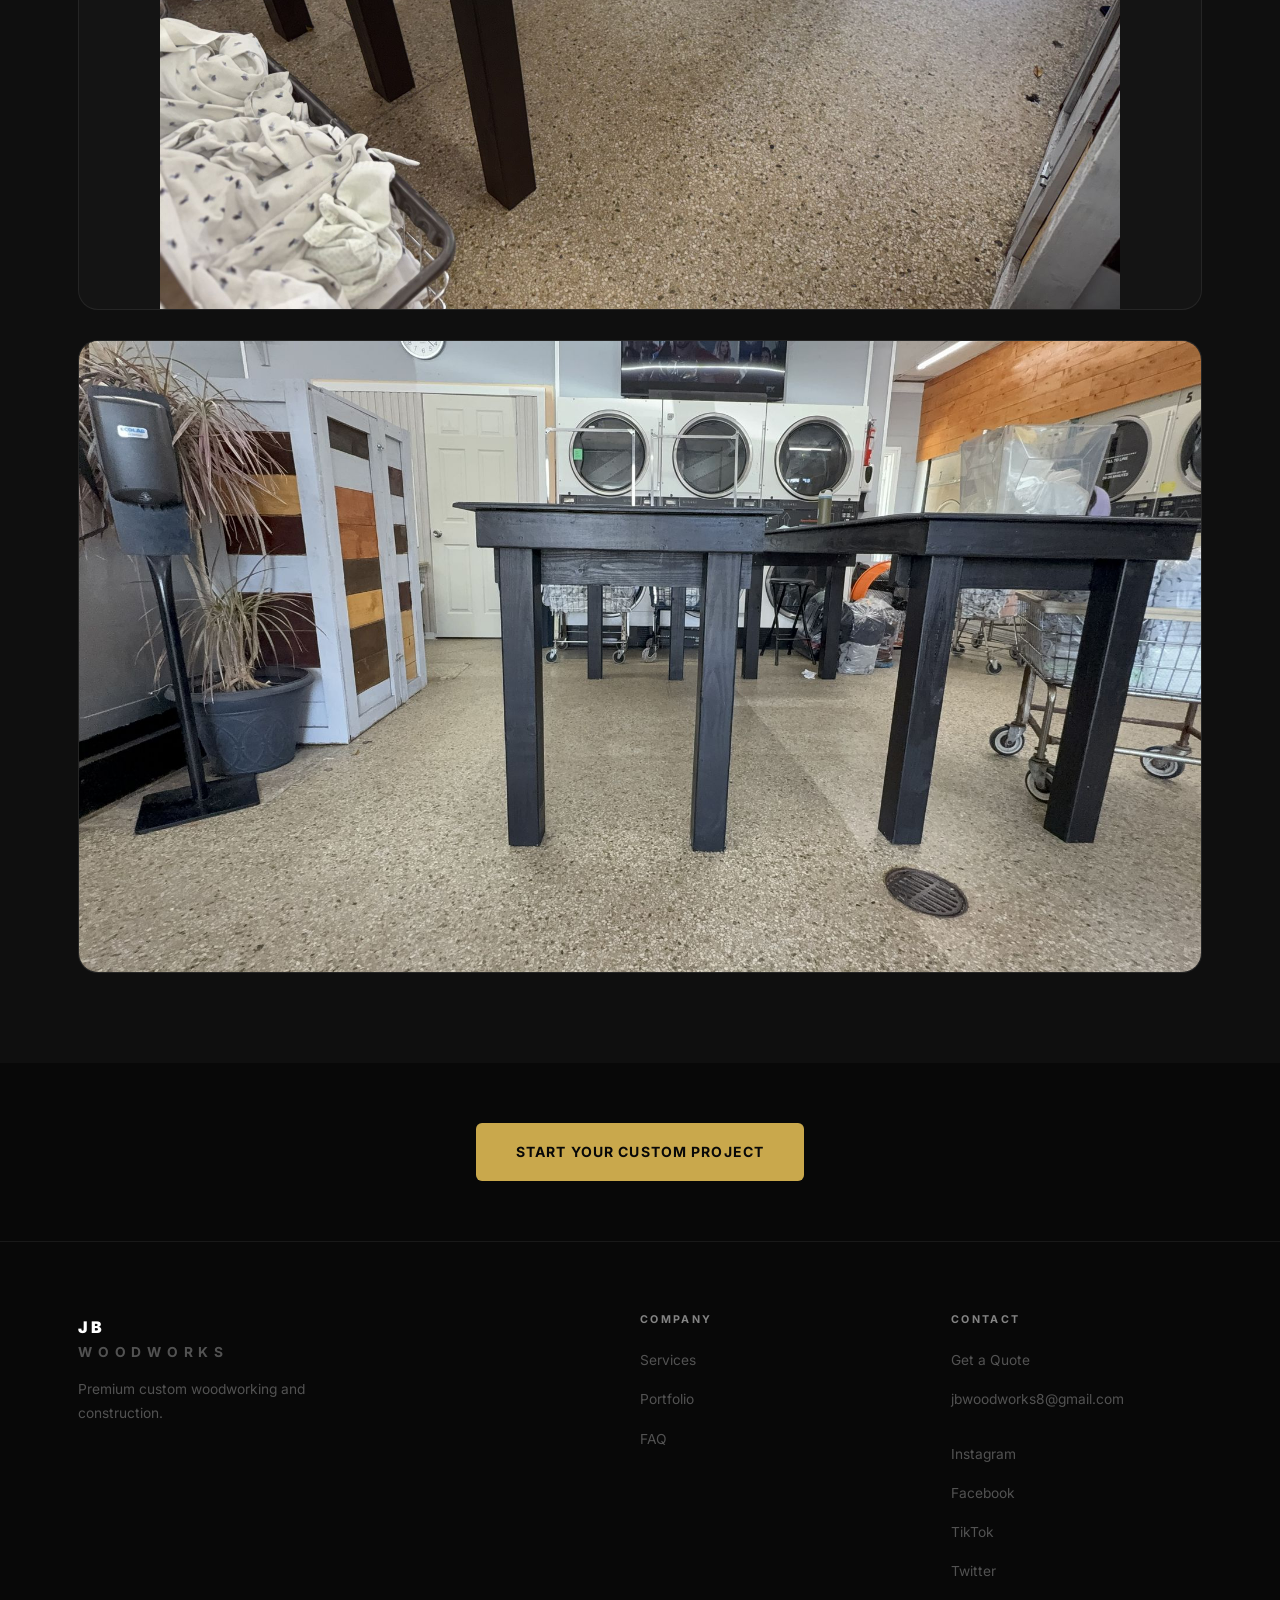
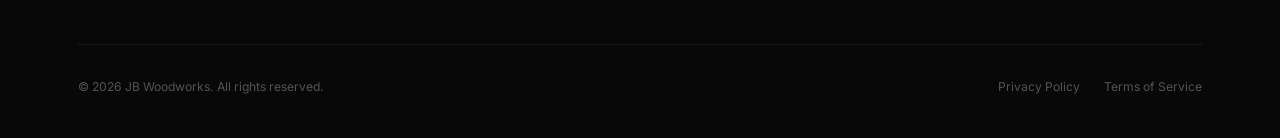
<file: project_custom_furniture_b.html>
<!DOCTYPE html>
<html lang="en">
<head>
    <meta charset="UTF-8" />
    <meta name="viewport" content="width=device-width, initial-scale=1.0" />
    <title>Custom Furniture (B) | JB Woodworks</title>
    <link rel="preconnect" href="https://fonts.googleapis.com" />
    <link rel="preconnect" href="https://fonts.gstatic.com" crossorigin />
    <link href="https://fonts.googleapis.com/css2?family=Inter:wght@300;400;500;600;700;800;900&family=DM+Serif+Display:ital@0;1&display=swap" rel="stylesheet" />
    <link rel="stylesheet" href="style.css" />
    <style>
        .portfolio-header { padding-top: 150px; padding-bottom: 40px; text-align: center; background: var(--black-2); }
        .portfolio-tabs { display: flex; flex-wrap: wrap; justify-content: center; gap: 15px; padding: 20px; background: var(--black-1); border-bottom: 1px solid var(--border); }
        .tab-btn { background: transparent; color: var(--white-50); border: 1px solid var(--border); padding: 10px 20px; border-radius: 30px; cursor: pointer; font-family: 'Inter', sans-serif; font-size: 0.9rem; transition: all 0.3s ease; }
        .tab-btn:hover { color: var(--white); border-color: var(--gold); }
        .tab-btn.active { background: var(--gold); color: var(--black); border-color: var(--gold); font-weight: 600; }
        .portfolio-grid-container { padding: 60px 0; background: var(--black-2); }
        .portfolio-item { display: none; }
        .portfolio-item.show { display: block; animation: fadeIn 0.5s ease; }
        
        .gallery-grid-container { padding: 60px 0; background: var(--black-2); }
        .gallery-item { width: 100%; border-radius: var(--radius-lg); overflow: hidden; border: 1px solid var(--border); background: var(--black-3); display: flex; align-items: center; justify-content: center; margin-bottom: 30px; }
        .gallery-item img, .gallery-item video { width: 100%; height: auto; max-height: 80vh; object-fit: contain; }
        
        @keyframes fadeIn { from { opacity: 0; transform: translateY(10px); } to { opacity: 1; transform: translateY(0); } }
    </style>
</head>
<body>

    <!-- NAV -->
    <nav id="navbar" class="scrolled">
        <div class="nav-inner">
            <a href="index.html" class="nav-logo">
                <span class="nav-logo-text">JB <span class="nav-logo-sub">WOODWORKS</span></span>
            </a>
            <ul class="nav-links">
                <li><a href="index.html#services">Services</a></li>
                <li><a href="portfolio.html">Portfolio</a></li>
                <li><a href="index.html#faq">FAQ</a></li>
                <li><a href="index.html#contact">Contact Us</a></li>
            </ul>
            <div class="nav-socials" style="display: flex; gap: 12px; align-items: center;">
                <a href="https://www.instagram.com/jb.woodworkss" target="_blank" rel="noopener" class="nav-instagram" title="Instagram">
                    <svg width="18" height="18" viewBox="0 0 24 24" fill="none" stroke="currentColor" stroke-width="2" stroke-linecap="round" stroke-linejoin="round">
                        <rect x="2" y="2" width="20" height="20" rx="5" ry="5"></rect>
                        <path d="M16 11.37A4 4 0 1 1 12.63 8 4 4 0 0 1 16 11.37z"></path>
                        <line x1="17.5" y1="6.5" x2="17.51" y2="6.5"></line>
                    </svg>
                    <span>Follow Us</span>
                </a>
            </div>
            <a href="index.html#contact" class="btn btn-nav">Get a Quote</a>
            <button class="nav-hamburger" id="hamburger" aria-label="Toggle menu">
                <span></span><span></span><span></span>
            </button>
        </div>
    </nav>

    <!-- MOBILE MENU -->
    <div class="mobile-menu" id="mobileMenu">
        <ul>
            <li><a href="index.html#services" class="mob-link">Services</a></li>
            <li><a href="portfolio.html" class="mob-link">Portfolio</a></li>
            <li><a href="index.html#faq" class="mob-link">FAQ</a></li>
            <li><a href="https://www.instagram.com/jb.woodworkss" target="_blank" rel="noopener" class="mob-link">Instagram</a></li>
            <li><a href="https://www.facebook.com/people/JB-Woodworks/61581118061434" target="_blank" rel="noopener" class="mob-link">Facebook</a></li>
            <li><a href="https://www.tiktok.com/@jbwoodworks_" target="_blank" rel="noopener" class="mob-link">TikTok</a></li>
            <li><a href="https://x.com/jbwoodworks8" target="_blank" rel="noopener" class="mob-link">Twitter</a></li>
            <li><a href="index.html#contact" class="btn btn-primary mob-link">Get a Quote</a></li>
        </ul>
    </div>

    <!-- HEADER -->
    <section class="portfolio-header">
        <div class="container">
            <span class="section-tag">Our Masterpieces</span>
            <h1 class="hero-headline" style="font-size: 3.5rem; margin-top:20px;">Project: <em>Custom Furniture (B)</em></h1>
            <a href="portfolio.html" class="btn btn-ghost" style="margin-top: 20px; display:inline-block;">&larr; Back to Portfolio</a>
        </div>
    </section>
<div class="gallery-grid-container"><div class="container">
    <div style="background: var(--black-1); padding: 30px; border-radius: var(--radius-md); border-left: 4px solid var(--gold); margin-bottom: 40px;">
        <p style="font-size: 1.1rem; line-height: 1.7; color: var(--white-80); margin: 0;">Hand-crafted to match the specific vision of the homeowners, this unique piece effortlessly blending style with everyday functionality. The clients loved the seamless finish and sturdy construction.</p>
    </div>
    <div class="gallery-grid" style="column-count: 1; gap: 30px;">

            <div class="gallery-item fade-in-up">
                <img src="Jah Images/Custom Furniture/0FE1AF74-18F7-46BD-B582-0A5357CD9CB5.jpg" alt="Custom Furniture (B) Picture">
            </div>
            
            <div class="gallery-item fade-in-up">
                <img src="Jah Images/Custom Furniture/DC862AE6-9F3A-4A5C-BD5B-302C383363E8.jpg" alt="Custom Furniture (B) Picture">
            </div>
            
            <div class="gallery-item fade-in-up">
                <img src="Jah Images/Custom Furniture/IMG_1248_00.jpg" alt="Custom Furniture (B) Picture">
            </div>
            
            <div class="gallery-item fade-in-up">
                <img src="Jah Images/Custom Furniture/IMG_1250_00.jpg" alt="Custom Furniture (B) Picture">
            </div>
            
            <div class="gallery-item fade-in-up">
                <img src="Jah Images/Custom Furniture/IMG_1251_00.jpg" alt="Custom Furniture (B) Picture">
            </div>
            
            <div class="gallery-item fade-in-up">
                <img src="Jah Images/Custom Furniture/IMG_1252_00.jpg" alt="Custom Furniture (B) Picture">
            </div>
            
            <div class="gallery-item fade-in-up">
                <img src="Jah Images/Custom Furniture/IMG_1258.jpg" alt="Custom Furniture (B) Picture">
            </div>
            </div></div></div>

    <div style="text-align: center; padding: 60px; background: var(--black-1);">
        <a href="index.html#contact" class="btn btn-primary btn-large">Start Your Custom Project</a>
    </div>
    <!-- FOOTER -->
    <footer class="site-footer">
        <div class="container">
            <div class="footer-inner">
                <div class="footer-brand">
                    <div class="footer-logo-wrap">
                        <div>
                            <a href="index.html" class="footer-logo">JB</a>
                            <p class="footer-tagline">WOODWORKS</p>
                        </div>
                    </div>
                    <p>Premium custom woodworking and construction.</p>
                </div>
                <div class="footer-links-col">
                    <h4>Company</h4>
                    <ul>
                        <li><a href="index.html#services">Services</a></li>
                        <li><a href="portfolio.html">Portfolio</a></li>
                        <li><a href="index.html#faq">FAQ</a></li>
                    </ul>
                </div>
                <div class="footer-links-col">
                    <h4>Contact</h4>
                    <ul>
                        <li><a href="index.html#contact">Get a Quote</a></li>
                        <li><a href="mailto:jbwoodworks8@gmail.com">jbwoodworks8@gmail.com</a></li>
                        <li style="margin-top: 15px;"><a href="https://www.instagram.com/jb.woodworkss" target="_blank" rel="noopener">Instagram</a></li>
                        <li><a href="https://www.facebook.com/people/JB-Woodworks/61581118061434" target="_blank" rel="noopener">Facebook</a></li>
                        <li><a href="https://www.tiktok.com/@jbwoodworks_" target="_blank" rel="noopener">TikTok</a></li>
                        <li><a href="https://x.com/jbwoodworks8" target="_blank" rel="noopener">Twitter</a></li>
                    </ul>
                </div>
            </div>
            <div class="footer-bottom">
                <p>&copy; 2026 JB Woodworks. All rights reserved.</p>
                <div class="footer-legal-links">
                    <a href="privacy.html">Privacy Policy</a>
                    <a href="terms.html">Terms of Service</a>
                </div>
            </div>
        </div>
    </footer>
    <script src="script.js"></script>
    <script>
        document.getElementById('navbar').classList.add('scrolled');
    </script>
</body>
</html>
</file>
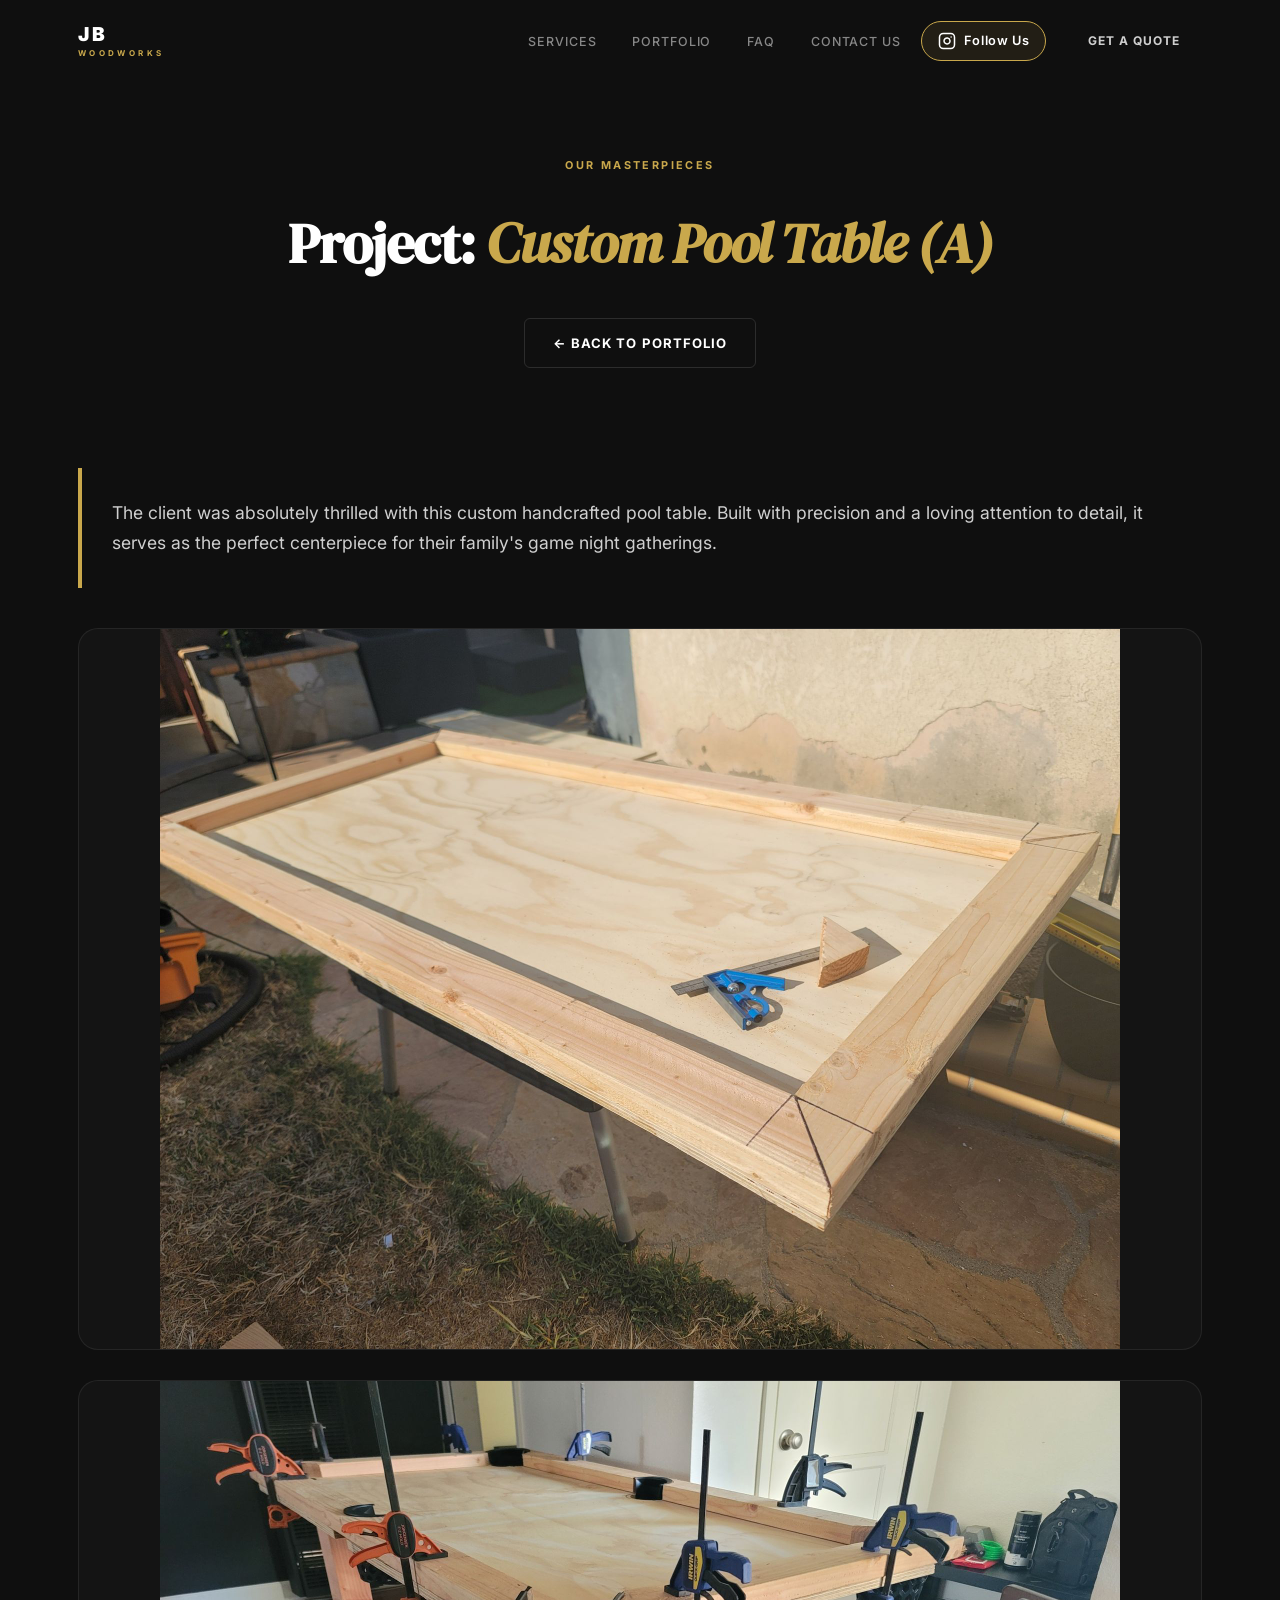
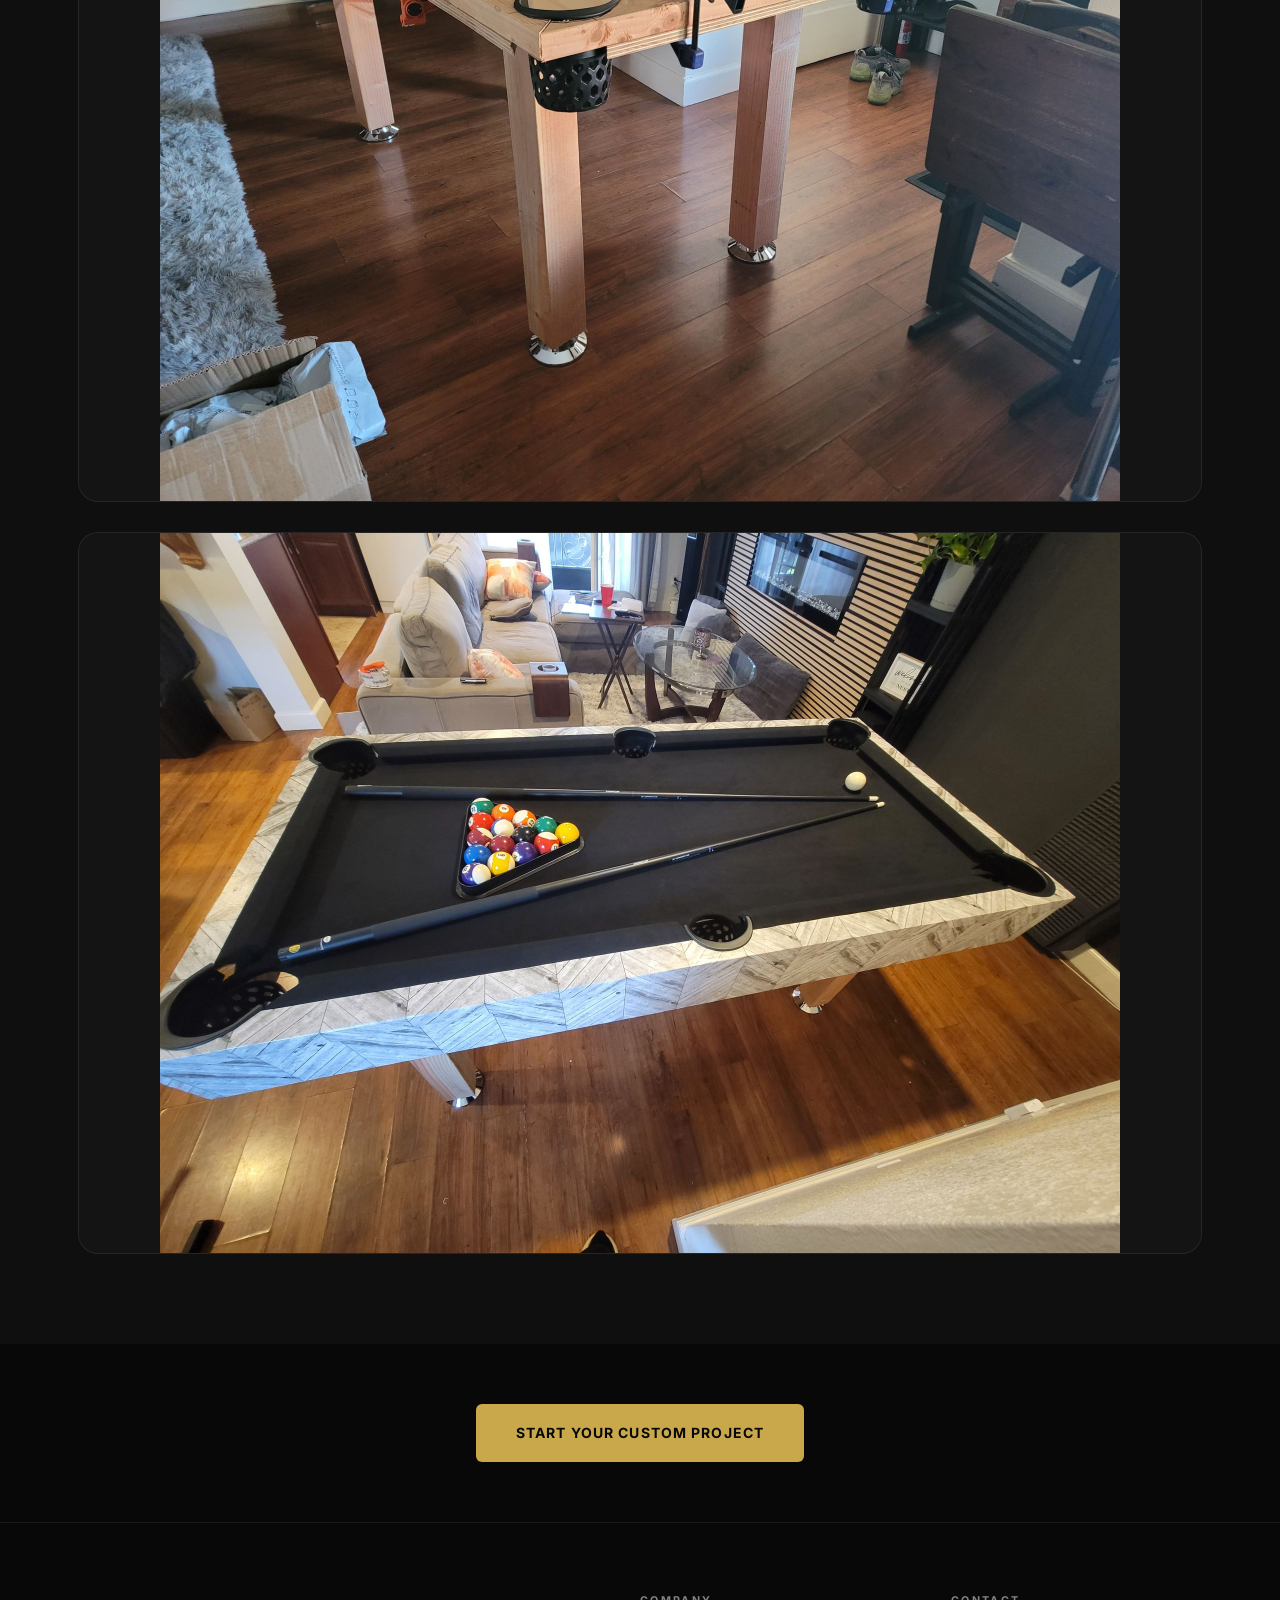
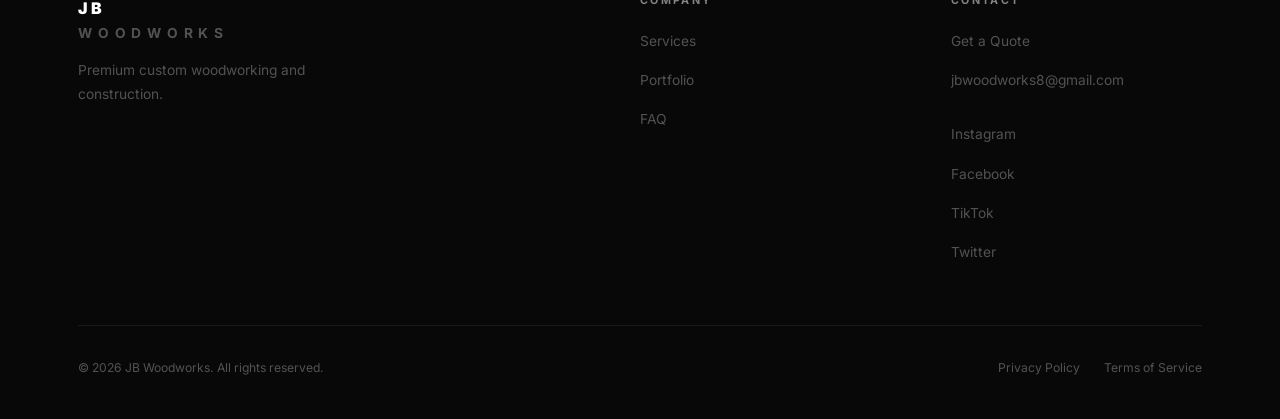
<file: project_custom_pool_table_a.html>
<!DOCTYPE html>
<html lang="en">
<head>
    <meta charset="UTF-8" />
    <meta name="viewport" content="width=device-width, initial-scale=1.0" />
    <title>Custom Pool Table (A) | JB Woodworks</title>
    <link rel="preconnect" href="https://fonts.googleapis.com" />
    <link rel="preconnect" href="https://fonts.gstatic.com" crossorigin />
    <link href="https://fonts.googleapis.com/css2?family=Inter:wght@300;400;500;600;700;800;900&family=DM+Serif+Display:ital@0;1&display=swap" rel="stylesheet" />
    <link rel="stylesheet" href="style.css" />
    <style>
        .portfolio-header { padding-top: 150px; padding-bottom: 40px; text-align: center; background: var(--black-2); }
        .portfolio-tabs { display: flex; flex-wrap: wrap; justify-content: center; gap: 15px; padding: 20px; background: var(--black-1); border-bottom: 1px solid var(--border); }
        .tab-btn { background: transparent; color: var(--white-50); border: 1px solid var(--border); padding: 10px 20px; border-radius: 30px; cursor: pointer; font-family: 'Inter', sans-serif; font-size: 0.9rem; transition: all 0.3s ease; }
        .tab-btn:hover { color: var(--white); border-color: var(--gold); }
        .tab-btn.active { background: var(--gold); color: var(--black); border-color: var(--gold); font-weight: 600; }
        .portfolio-grid-container { padding: 60px 0; background: var(--black-2); }
        .portfolio-item { display: none; }
        .portfolio-item.show { display: block; animation: fadeIn 0.5s ease; }
        
        .gallery-grid-container { padding: 60px 0; background: var(--black-2); }
        .gallery-item { width: 100%; border-radius: var(--radius-lg); overflow: hidden; border: 1px solid var(--border); background: var(--black-3); display: flex; align-items: center; justify-content: center; margin-bottom: 30px; }
        .gallery-item img, .gallery-item video { width: 100%; height: auto; max-height: 80vh; object-fit: contain; }
        
        @keyframes fadeIn { from { opacity: 0; transform: translateY(10px); } to { opacity: 1; transform: translateY(0); } }
    </style>
</head>
<body>

    <!-- NAV -->
    <nav id="navbar" class="scrolled">
        <div class="nav-inner">
            <a href="index.html" class="nav-logo">
                <span class="nav-logo-text">JB <span class="nav-logo-sub">WOODWORKS</span></span>
            </a>
            <ul class="nav-links">
                <li><a href="index.html#services">Services</a></li>
                <li><a href="portfolio.html">Portfolio</a></li>
                <li><a href="index.html#faq">FAQ</a></li>
                <li><a href="index.html#contact">Contact Us</a></li>
            </ul>
            <div class="nav-socials" style="display: flex; gap: 12px; align-items: center;">
                <a href="https://www.instagram.com/jb.woodworkss" target="_blank" rel="noopener" class="nav-instagram" title="Instagram">
                    <svg width="18" height="18" viewBox="0 0 24 24" fill="none" stroke="currentColor" stroke-width="2" stroke-linecap="round" stroke-linejoin="round">
                        <rect x="2" y="2" width="20" height="20" rx="5" ry="5"></rect>
                        <path d="M16 11.37A4 4 0 1 1 12.63 8 4 4 0 0 1 16 11.37z"></path>
                        <line x1="17.5" y1="6.5" x2="17.51" y2="6.5"></line>
                    </svg>
                    <span>Follow Us</span>
                </a>
            </div>
            <a href="index.html#contact" class="btn btn-nav">Get a Quote</a>
            <button class="nav-hamburger" id="hamburger" aria-label="Toggle menu">
                <span></span><span></span><span></span>
            </button>
        </div>
    </nav>

    <!-- MOBILE MENU -->
    <div class="mobile-menu" id="mobileMenu">
        <ul>
            <li><a href="index.html#services" class="mob-link">Services</a></li>
            <li><a href="portfolio.html" class="mob-link">Portfolio</a></li>
            <li><a href="index.html#faq" class="mob-link">FAQ</a></li>
            <li><a href="https://www.instagram.com/jb.woodworkss" target="_blank" rel="noopener" class="mob-link">Instagram</a></li>
            <li><a href="https://www.facebook.com/people/JB-Woodworks/61581118061434" target="_blank" rel="noopener" class="mob-link">Facebook</a></li>
            <li><a href="https://www.tiktok.com/@jbwoodworks_" target="_blank" rel="noopener" class="mob-link">TikTok</a></li>
            <li><a href="https://x.com/jbwoodworks8" target="_blank" rel="noopener" class="mob-link">Twitter</a></li>
            <li><a href="index.html#contact" class="btn btn-primary mob-link">Get a Quote</a></li>
        </ul>
    </div>

    <!-- HEADER -->
    <section class="portfolio-header">
        <div class="container">
            <span class="section-tag">Our Masterpieces</span>
            <h1 class="hero-headline" style="font-size: 3.5rem; margin-top:20px;">Project: <em>Custom Pool Table (A)</em></h1>
            <a href="portfolio.html" class="btn btn-ghost" style="margin-top: 20px; display:inline-block;">&larr; Back to Portfolio</a>
        </div>
    </section>
<div class="gallery-grid-container"><div class="container">
    <div style="background: var(--black-1); padding: 30px; border-radius: var(--radius-md); border-left: 4px solid var(--gold); margin-bottom: 40px;">
        <p style="font-size: 1.1rem; line-height: 1.7; color: var(--white-80); margin: 0;">The client was absolutely thrilled with this custom handcrafted pool table. Built with precision and a loving attention to detail, it serves as the perfect centerpiece for their family's game night gatherings.</p>
    </div>
    <div class="gallery-grid" style="column-count: 1; gap: 30px;">

            <div class="gallery-item fade-in-up">
                <img src="Jah Images/Custom Pool Table/Resized_1000013685_732422567246746.jpg" alt="Custom Pool Table (A) Picture">
            </div>
            
            <div class="gallery-item fade-in-up">
                <img src="Jah Images/Custom Pool Table/Resized_1000013781_732408426907689.jpg" alt="Custom Pool Table (A) Picture">
            </div>
            
            <div class="gallery-item fade-in-up">
                <img src="Jah Images/Custom Pool Table/Resized_1000013945_732394633938684.jpg" alt="Custom Pool Table (A) Picture">
            </div>
            </div></div></div>

    <div style="text-align: center; padding: 60px; background: var(--black-1);">
        <a href="index.html#contact" class="btn btn-primary btn-large">Start Your Custom Project</a>
    </div>
    <!-- FOOTER -->
    <footer class="site-footer">
        <div class="container">
            <div class="footer-inner">
                <div class="footer-brand">
                    <div class="footer-logo-wrap">
                        <div>
                            <a href="index.html" class="footer-logo">JB</a>
                            <p class="footer-tagline">WOODWORKS</p>
                        </div>
                    </div>
                    <p>Premium custom woodworking and construction.</p>
                </div>
                <div class="footer-links-col">
                    <h4>Company</h4>
                    <ul>
                        <li><a href="index.html#services">Services</a></li>
                        <li><a href="portfolio.html">Portfolio</a></li>
                        <li><a href="index.html#faq">FAQ</a></li>
                    </ul>
                </div>
                <div class="footer-links-col">
                    <h4>Contact</h4>
                    <ul>
                        <li><a href="index.html#contact">Get a Quote</a></li>
                        <li><a href="mailto:jbwoodworks8@gmail.com">jbwoodworks8@gmail.com</a></li>
                        <li style="margin-top: 15px;"><a href="https://www.instagram.com/jb.woodworkss" target="_blank" rel="noopener">Instagram</a></li>
                        <li><a href="https://www.facebook.com/people/JB-Woodworks/61581118061434" target="_blank" rel="noopener">Facebook</a></li>
                        <li><a href="https://www.tiktok.com/@jbwoodworks_" target="_blank" rel="noopener">TikTok</a></li>
                        <li><a href="https://x.com/jbwoodworks8" target="_blank" rel="noopener">Twitter</a></li>
                    </ul>
                </div>
            </div>
            <div class="footer-bottom">
                <p>&copy; 2026 JB Woodworks. All rights reserved.</p>
                <div class="footer-legal-links">
                    <a href="privacy.html">Privacy Policy</a>
                    <a href="terms.html">Terms of Service</a>
                </div>
            </div>
        </div>
    </footer>
    <script src="script.js"></script>
    <script>
        document.getElementById('navbar').classList.add('scrolled');
    </script>
</body>
</html>
</file>
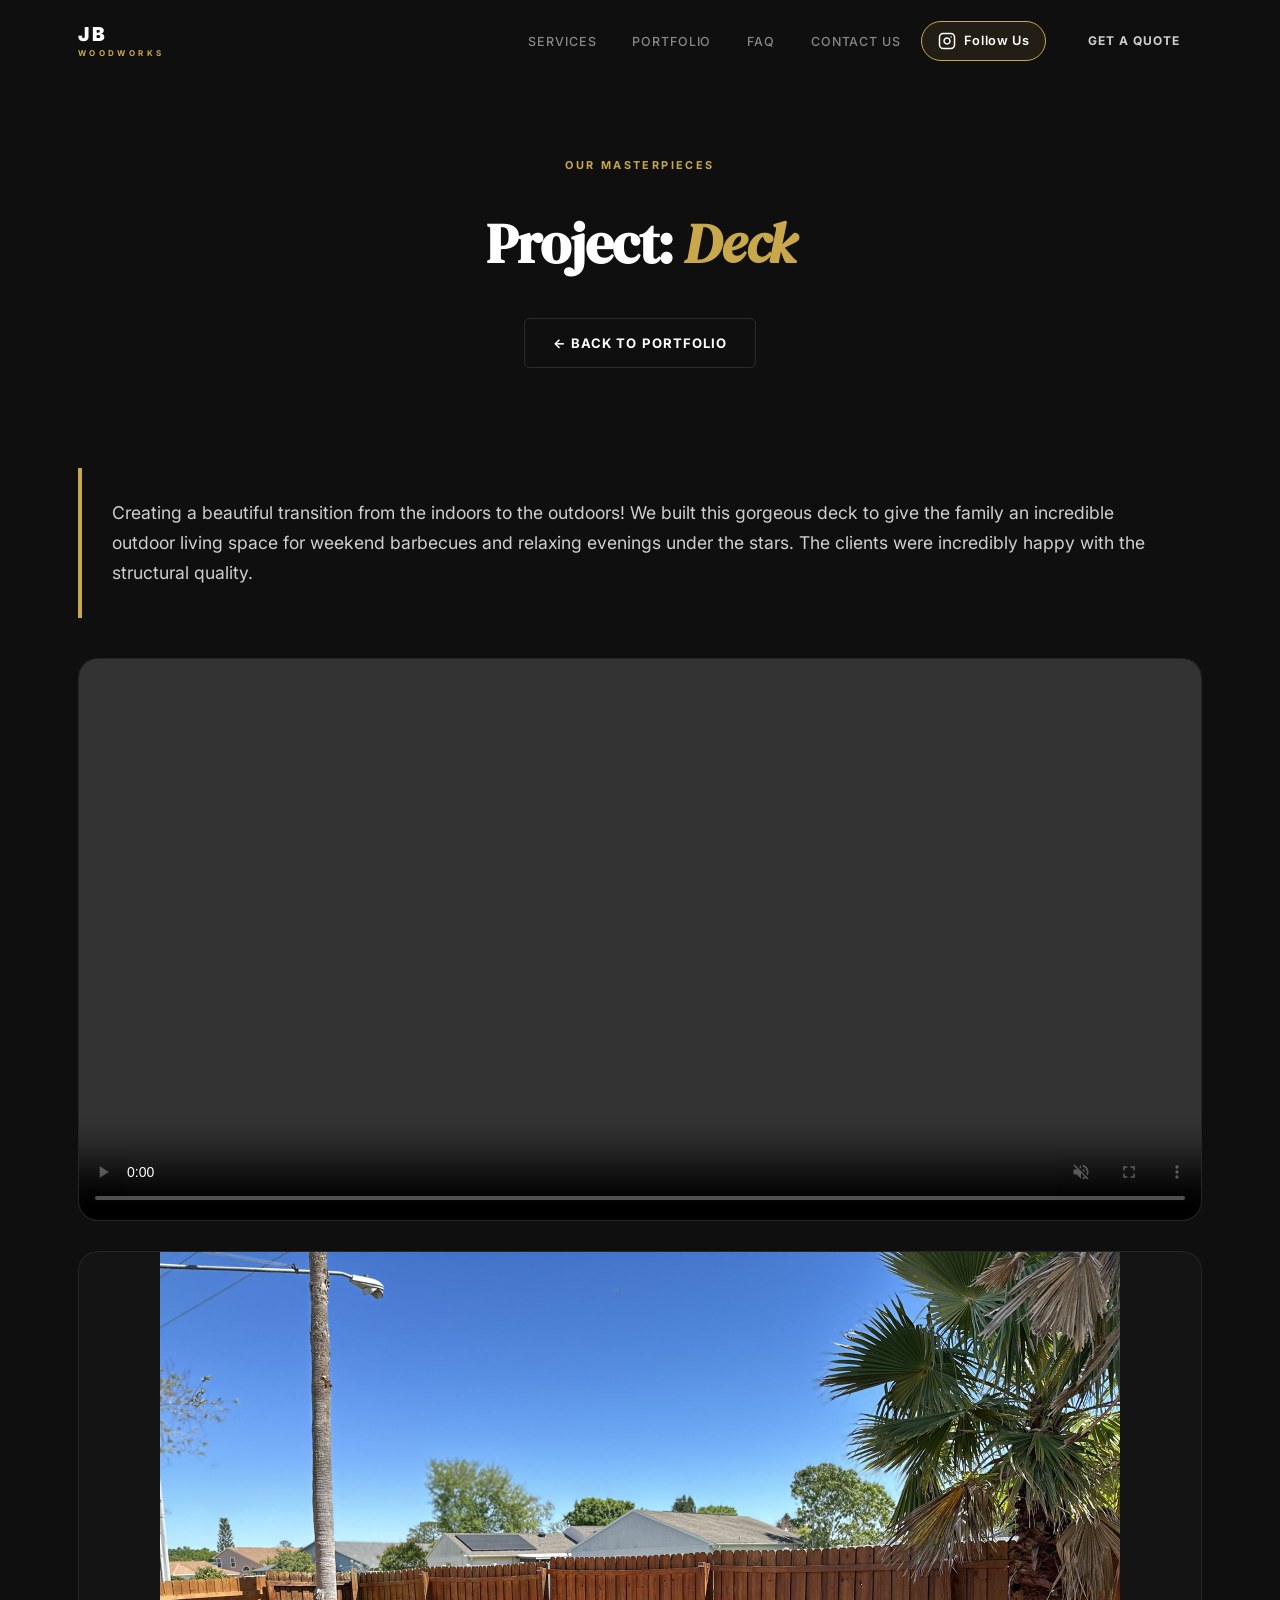
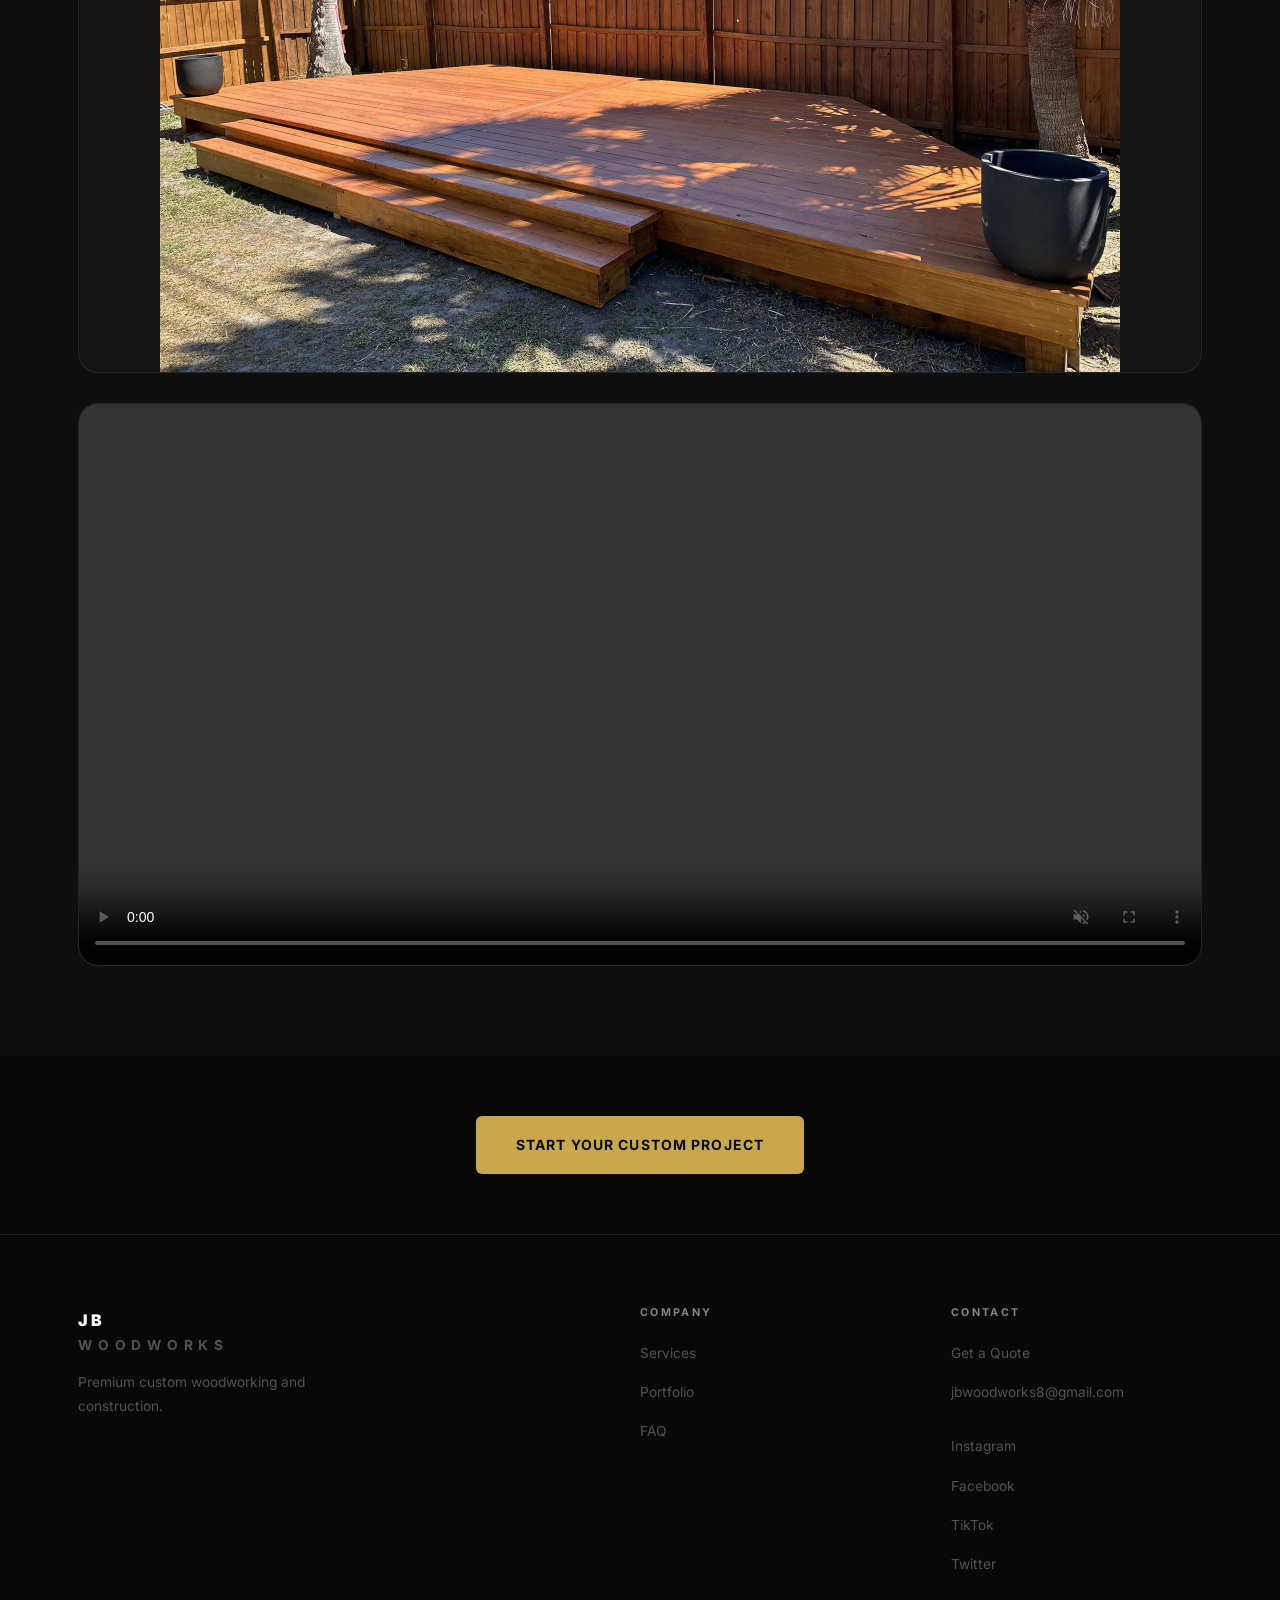
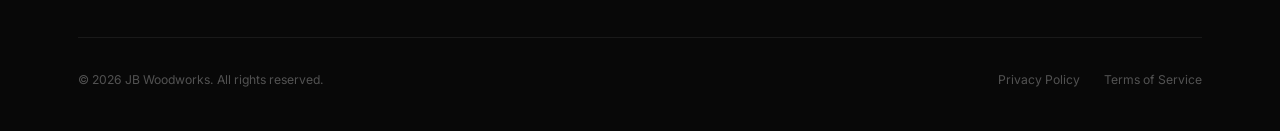
<file: project_deck.html>
<!DOCTYPE html>
<html lang="en">
<head>
    <meta charset="UTF-8" />
    <meta name="viewport" content="width=device-width, initial-scale=1.0" />
    <title>Deck | JB Woodworks</title>
    <link rel="preconnect" href="https://fonts.googleapis.com" />
    <link rel="preconnect" href="https://fonts.gstatic.com" crossorigin />
    <link href="https://fonts.googleapis.com/css2?family=Inter:wght@300;400;500;600;700;800;900&family=DM+Serif+Display:ital@0;1&display=swap" rel="stylesheet" />
    <link rel="stylesheet" href="style.css" />
    <style>
        .portfolio-header { padding-top: 150px; padding-bottom: 40px; text-align: center; background: var(--black-2); }
        .portfolio-tabs { display: flex; flex-wrap: wrap; justify-content: center; gap: 15px; padding: 20px; background: var(--black-1); border-bottom: 1px solid var(--border); }
        .tab-btn { background: transparent; color: var(--white-50); border: 1px solid var(--border); padding: 10px 20px; border-radius: 30px; cursor: pointer; font-family: 'Inter', sans-serif; font-size: 0.9rem; transition: all 0.3s ease; }
        .tab-btn:hover { color: var(--white); border-color: var(--gold); }
        .tab-btn.active { background: var(--gold); color: var(--black); border-color: var(--gold); font-weight: 600; }
        .portfolio-grid-container { padding: 60px 0; background: var(--black-2); }
        .portfolio-item { display: none; }
        .portfolio-item.show { display: block; animation: fadeIn 0.5s ease; }
        
        .gallery-grid-container { padding: 60px 0; background: var(--black-2); }
        .gallery-item { width: 100%; border-radius: var(--radius-lg); overflow: hidden; border: 1px solid var(--border); background: var(--black-3); display: flex; align-items: center; justify-content: center; margin-bottom: 30px; }
        .gallery-item img, .gallery-item video { width: 100%; height: auto; max-height: 80vh; object-fit: contain; }
        
        @keyframes fadeIn { from { opacity: 0; transform: translateY(10px); } to { opacity: 1; transform: translateY(0); } }
    </style>
</head>
<body>

    <!-- NAV -->
    <nav id="navbar" class="scrolled">
        <div class="nav-inner">
            <a href="index.html" class="nav-logo">
                <span class="nav-logo-text">JB <span class="nav-logo-sub">WOODWORKS</span></span>
            </a>
            <ul class="nav-links">
                <li><a href="index.html#services">Services</a></li>
                <li><a href="portfolio.html">Portfolio</a></li>
                <li><a href="index.html#faq">FAQ</a></li>
                <li><a href="index.html#contact">Contact Us</a></li>
            </ul>
            <div class="nav-socials" style="display: flex; gap: 12px; align-items: center;">
                <a href="https://www.instagram.com/jb.woodworkss" target="_blank" rel="noopener" class="nav-instagram" title="Instagram">
                    <svg width="18" height="18" viewBox="0 0 24 24" fill="none" stroke="currentColor" stroke-width="2" stroke-linecap="round" stroke-linejoin="round">
                        <rect x="2" y="2" width="20" height="20" rx="5" ry="5"></rect>
                        <path d="M16 11.37A4 4 0 1 1 12.63 8 4 4 0 0 1 16 11.37z"></path>
                        <line x1="17.5" y1="6.5" x2="17.51" y2="6.5"></line>
                    </svg>
                    <span>Follow Us</span>
                </a>
            </div>
            <a href="index.html#contact" class="btn btn-nav">Get a Quote</a>
            <button class="nav-hamburger" id="hamburger" aria-label="Toggle menu">
                <span></span><span></span><span></span>
            </button>
        </div>
    </nav>

    <!-- MOBILE MENU -->
    <div class="mobile-menu" id="mobileMenu">
        <ul>
            <li><a href="index.html#services" class="mob-link">Services</a></li>
            <li><a href="portfolio.html" class="mob-link">Portfolio</a></li>
            <li><a href="index.html#faq" class="mob-link">FAQ</a></li>
            <li><a href="https://www.instagram.com/jb.woodworkss" target="_blank" rel="noopener" class="mob-link">Instagram</a></li>
            <li><a href="https://www.facebook.com/people/JB-Woodworks/61581118061434" target="_blank" rel="noopener" class="mob-link">Facebook</a></li>
            <li><a href="https://www.tiktok.com/@jbwoodworks_" target="_blank" rel="noopener" class="mob-link">TikTok</a></li>
            <li><a href="https://x.com/jbwoodworks8" target="_blank" rel="noopener" class="mob-link">Twitter</a></li>
            <li><a href="index.html#contact" class="btn btn-primary mob-link">Get a Quote</a></li>
        </ul>
    </div>

    <!-- HEADER -->
    <section class="portfolio-header">
        <div class="container">
            <span class="section-tag">Our Masterpieces</span>
            <h1 class="hero-headline" style="font-size: 3.5rem; margin-top:20px;">Project: <em>Deck</em></h1>
            <a href="portfolio.html" class="btn btn-ghost" style="margin-top: 20px; display:inline-block;">&larr; Back to Portfolio</a>
        </div>
    </section>
<div class="gallery-grid-container"><div class="container">
    <div style="background: var(--black-1); padding: 30px; border-radius: var(--radius-md); border-left: 4px solid var(--gold); margin-bottom: 40px;">
        <p style="font-size: 1.1rem; line-height: 1.7; color: var(--white-80); margin: 0;">Creating a beautiful transition from the indoors to the outdoors! We built this gorgeous deck to give the family an incredible outdoor living space for weekend barbecues and relaxing evenings under the stars. The clients were incredibly happy with the structural quality.</p>
    </div>
    <div class="gallery-grid" style="column-count: 1; gap: 30px;">

            <div class="gallery-item fade-in-up">
                <video autoplay loop muted playsinline controls>
                    <source src="Jah Images/Deck/IMG_1558.mp4" type="video/mp4">
                </video>
            </div>
            
            <div class="gallery-item fade-in-up">
                <img src="Jah Images/Deck/IMG_1649_00.jpg" alt="Deck Picture">
            </div>
            
            <div class="gallery-item fade-in-up">
                <video autoplay loop muted playsinline controls>
                    <source src="Jah Images/Deck/My Movie 2.mp4" type="video/mp4">
                </video>
            </div>
            </div></div></div>

    <div style="text-align: center; padding: 60px; background: var(--black-1);">
        <a href="index.html#contact" class="btn btn-primary btn-large">Start Your Custom Project</a>
    </div>
    <!-- FOOTER -->
    <footer class="site-footer">
        <div class="container">
            <div class="footer-inner">
                <div class="footer-brand">
                    <div class="footer-logo-wrap">
                        <div>
                            <a href="index.html" class="footer-logo">JB</a>
                            <p class="footer-tagline">WOODWORKS</p>
                        </div>
                    </div>
                    <p>Premium custom woodworking and construction.</p>
                </div>
                <div class="footer-links-col">
                    <h4>Company</h4>
                    <ul>
                        <li><a href="index.html#services">Services</a></li>
                        <li><a href="portfolio.html">Portfolio</a></li>
                        <li><a href="index.html#faq">FAQ</a></li>
                    </ul>
                </div>
                <div class="footer-links-col">
                    <h4>Contact</h4>
                    <ul>
                        <li><a href="index.html#contact">Get a Quote</a></li>
                        <li><a href="mailto:jbwoodworks8@gmail.com">jbwoodworks8@gmail.com</a></li>
                        <li style="margin-top: 15px;"><a href="https://www.instagram.com/jb.woodworkss" target="_blank" rel="noopener">Instagram</a></li>
                        <li><a href="https://www.facebook.com/people/JB-Woodworks/61581118061434" target="_blank" rel="noopener">Facebook</a></li>
                        <li><a href="https://www.tiktok.com/@jbwoodworks_" target="_blank" rel="noopener">TikTok</a></li>
                        <li><a href="https://x.com/jbwoodworks8" target="_blank" rel="noopener">Twitter</a></li>
                    </ul>
                </div>
            </div>
            <div class="footer-bottom">
                <p>&copy; 2026 JB Woodworks. All rights reserved.</p>
                <div class="footer-legal-links">
                    <a href="privacy.html">Privacy Policy</a>
                    <a href="terms.html">Terms of Service</a>
                </div>
            </div>
        </div>
    </footer>
    <script src="script.js"></script>
    <script>
        document.getElementById('navbar').classList.add('scrolled');
    </script>
</body>
</html>
</file>
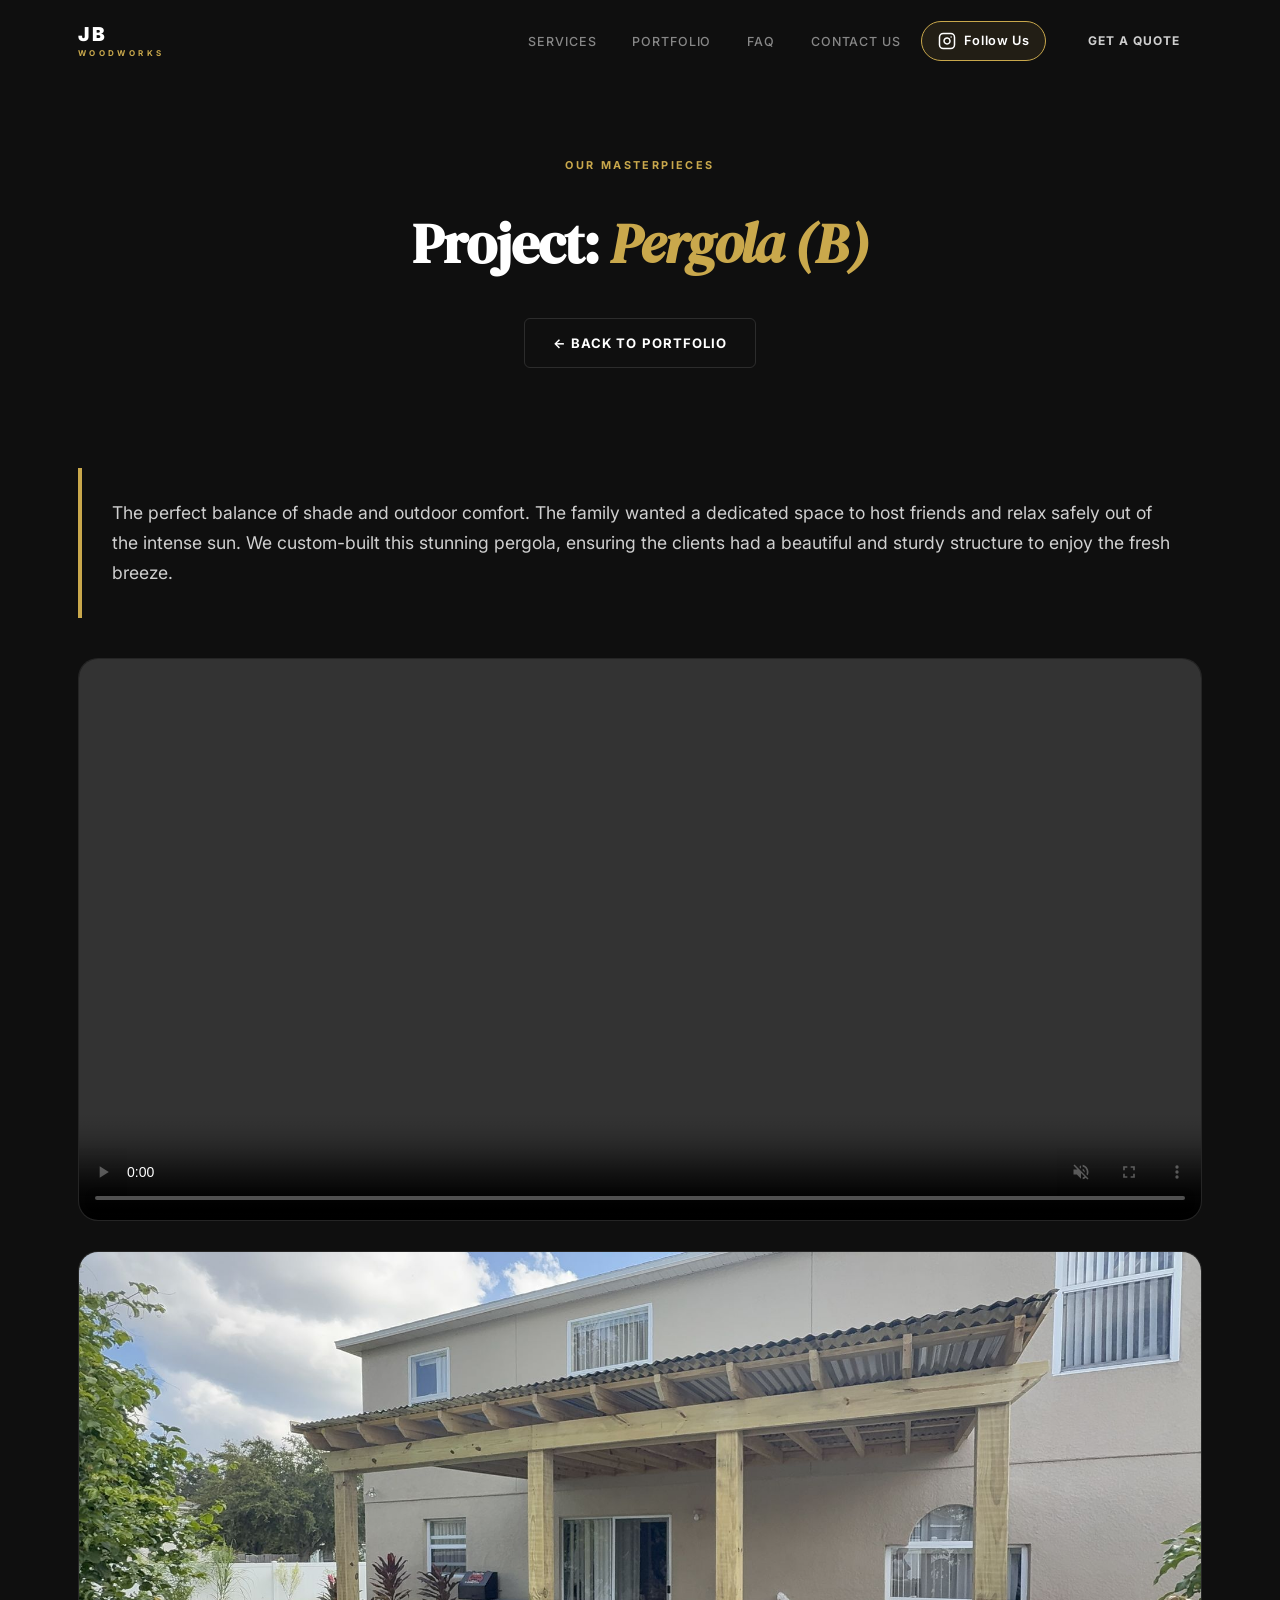
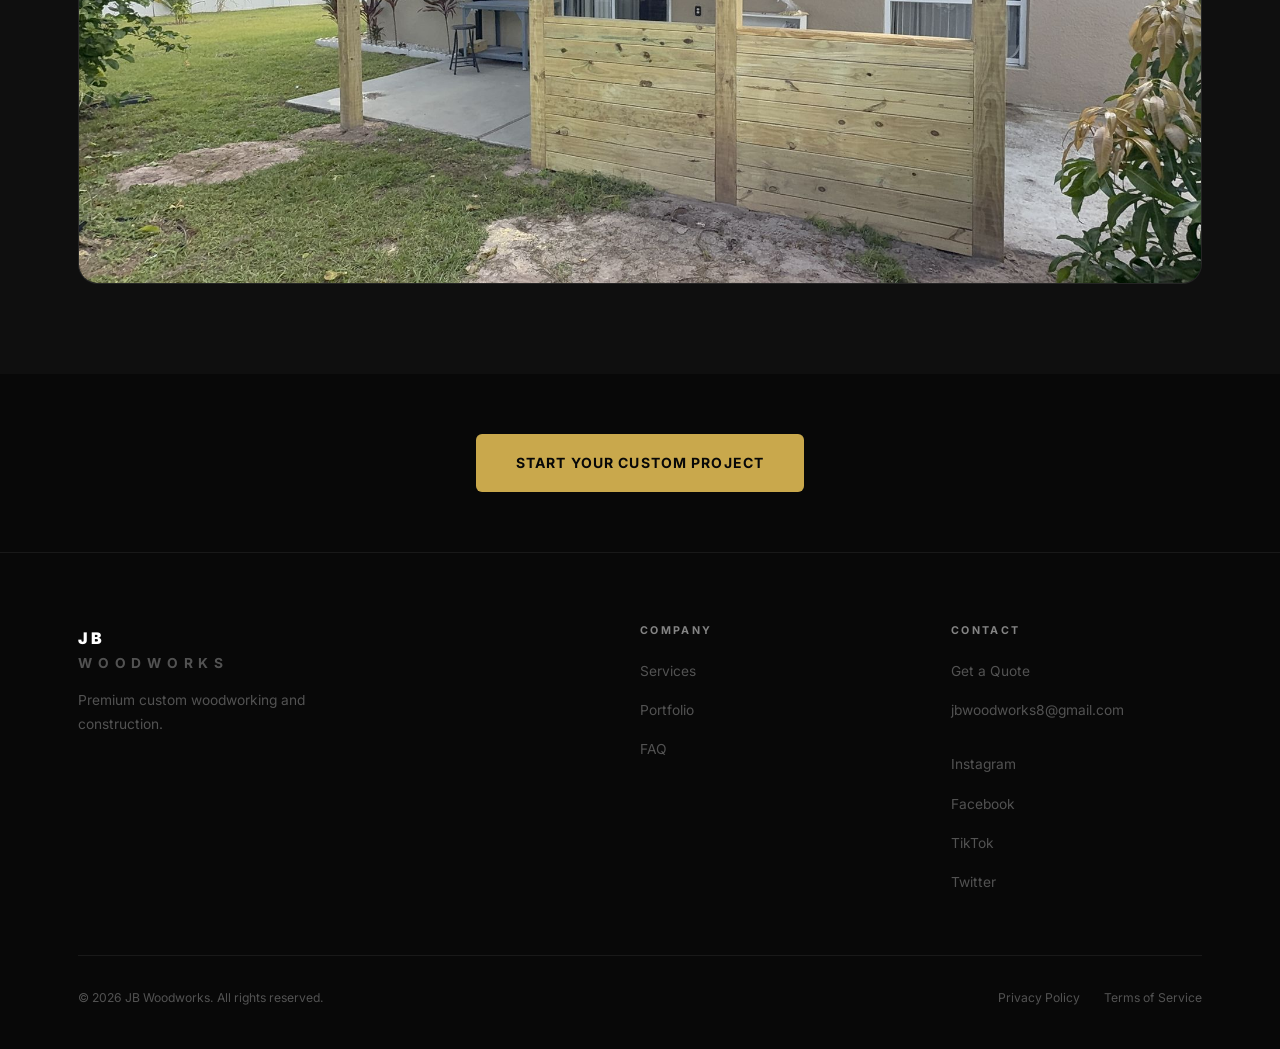
<file: project_pergola_b.html>
<!DOCTYPE html>
<html lang="en">

<head>
    <meta charset="UTF-8" />
    <meta name="viewport" content="width=device-width, initial-scale=1.0" />
    <title>Pergola (B) | JB Woodworks</title>
    <link rel="preconnect" href="https://fonts.googleapis.com" />
    <link rel="preconnect" href="https://fonts.gstatic.com" crossorigin />
    <link
        href="https://fonts.googleapis.com/css2?family=Inter:wght@300;400;500;600;700;800;900&family=DM+Serif+Display:ital@0;1&display=swap"
        rel="stylesheet" />
    <link rel="stylesheet" href="style.css" />
    <style>
        .portfolio-header {
            padding-top: 150px;
            padding-bottom: 40px;
            text-align: center;
            background: var(--black-2);
        }

        .portfolio-tabs {
            display: flex;
            flex-wrap: wrap;
            justify-content: center;
            gap: 15px;
            padding: 20px;
            background: var(--black-1);
            border-bottom: 1px solid var(--border);
        }

        .tab-btn {
            background: transparent;
            color: var(--white-50);
            border: 1px solid var(--border);
            padding: 10px 20px;
            border-radius: 30px;
            cursor: pointer;
            font-family: 'Inter', sans-serif;
            font-size: 0.9rem;
            transition: all 0.3s ease;
        }

        .tab-btn:hover {
            color: var(--white);
            border-color: var(--gold);
        }

        .tab-btn.active {
            background: var(--gold);
            color: var(--black);
            border-color: var(--gold);
            font-weight: 600;
        }

        .portfolio-grid-container {
            padding: 60px 0;
            background: var(--black-2);
        }

        .portfolio-item {
            display: none;
        }

        .portfolio-item.show {
            display: block;
            animation: fadeIn 0.5s ease;
        }

        .gallery-grid-container {
            padding: 60px 0;
            background: var(--black-2);
        }

        .gallery-item {
            width: 100%;
            border-radius: var(--radius-lg);
            overflow: hidden;
            border: 1px solid var(--border);
            background: var(--black-3);
            display: flex;
            align-items: center;
            justify-content: center;
            margin-bottom: 30px;
        }

        .gallery-item img,
        .gallery-item video {
            width: 100%;
            height: auto;
            max-height: 80vh;
            object-fit: contain;
        }

        @keyframes fadeIn {
            from {
                opacity: 0;
                transform: translateY(10px);
            }

            to {
                opacity: 1;
                transform: translateY(0);
            }
        }
    </style>
</head>

<body>

    <!-- NAV -->
    <nav id="navbar" class="scrolled">
        <div class="nav-inner">
            <a href="/" class="nav-logo">
                <span class="nav-logo-text">JB <span class="nav-logo-sub">WOODWORKS</span></span>
            </a>
            <ul class="nav-links">
                <li><a href="/#services">Services</a></li>
                <li><a href="/portfolio">Portfolio</a></li>
                <li><a href="/#faq">FAQ</a></li>
                <li><a href="/#contact">Contact Us</a></li>
            </ul>
            <div class="nav-socials" style="display: flex; gap: 12px; align-items: center;">
                <a href="https://www.instagram.com/jb.woodworkss" target="_blank" rel="noopener" class="nav-instagram"
                    title="Instagram">
                    <svg width="18" height="18" viewBox="0 0 24 24" fill="none" stroke="currentColor" stroke-width="2"
                        stroke-linecap="round" stroke-linejoin="round">
                        <rect x="2" y="2" width="20" height="20" rx="5" ry="5"></rect>
                        <path d="M16 11.37A4 4 0 1 1 12.63 8 4 4 0 0 1 16 11.37z"></path>
                        <line x1="17.5" y1="6.5" x2="17.51" y2="6.5"></line>
                    </svg>
                    <span>Follow Us</span>
                </a>
            </div>
            <a href="/#contact" class="btn btn-nav">Get a Quote</a>
            <button class="nav-hamburger" id="hamburger" aria-label="Toggle menu">
                <span></span><span></span><span></span>
            </button>
        </div>
    </nav>

    <!-- MOBILE MENU -->
    <div class="mobile-menu" id="mobileMenu">
        <ul>
            <li><a href="/#services" class="mob-link">Services</a></li>
            <li><a href="/portfolio" class="mob-link">Portfolio</a></li>
            <li><a href="/#faq" class="mob-link">FAQ</a></li>
            <li><a href="https://www.instagram.com/jb.woodworkss" target="_blank" rel="noopener"
                    class="mob-link">Instagram</a></li>
            <li><a href="https://www.facebook.com/people/JB-Woodworks/61581118061434" target="_blank" rel="noopener"
                    class="mob-link">Facebook</a></li>
            <li><a href="https://www.tiktok.com/@jbwoodworks_" target="_blank" rel="noopener"
                    class="mob-link">TikTok</a></li>
            <li><a href="https://x.com/jbwoodworks8" target="_blank" rel="noopener" class="mob-link">Twitter</a></li>
            <li><a href="/#contact" class="btn btn-primary mob-link">Get a Quote</a></li>
        </ul>
    </div>

    <!-- HEADER -->
    <section class="portfolio-header">
        <div class="container">
            <span class="section-tag">Our Masterpieces</span>
            <h1 class="hero-headline" style="font-size: 3.5rem; margin-top:20px;">Project: <em>Pergola (B)</em></h1>
            <a href="portfolio.html" class="btn btn-ghost" style="margin-top: 20px; display:inline-block;">&larr; Back
                to Portfolio</a>
        </div>
    </section>
    <div class="gallery-grid-container">
        <div class="container">
            <div
                style="background: var(--black-1); padding: 30px; border-radius: var(--radius-md); border-left: 4px solid var(--gold); margin-bottom: 40px;">
                <p style="font-size: 1.1rem; line-height: 1.7; color: var(--white-80); margin: 0;">The perfect balance
                    of shade and outdoor comfort. The family wanted a dedicated space to host friends and relax safely
                    out of the intense sun. We custom-built this stunning pergola, ensuring the clients had a beautiful
                    and sturdy structure to enjoy the fresh breeze.</p>
            </div>
            <div class="gallery-grid" style="column-count: 1; gap: 30px;">
                <div class="gallery-item fade-in-up">
                    <video autoplay loop muted playsinline controls>
                        <source src="Jah Images/Pergola/IMG_1866.mp4" type="video/mp4">
                    </video>
                </div>
                <div class="gallery-item fade-in-up">
                    <img src="Jah Images/Pergola/IMG_1943.jpg" alt="Pergola Picture">
                </div>
            </div>
        </div>
    </div>

    <div style="text-align: center; padding: 60px; background: var(--black-1);">
        <a href="index.html#contact" class="btn btn-primary btn-large">Start Your Custom Project</a>
    </div>
    <!-- FOOTER -->
    <footer class="site-footer">
        <div class="container">
            <div class="footer-inner">
                <div class="footer-brand">
                    <div class="footer-logo-wrap">
                        <div>
                            <a href="/" class="footer-logo">JB</a>
                            <p class="footer-tagline">WOODWORKS</p>
                        </div>
                    </div>
                    <p>Premium custom woodworking and construction.</p>
                </div>
                <div class="footer-links-col">
                    <h4>Company</h4>
                    <ul>
                        <li><a href="/#services">Services</a></li>
                        <li><a href="/portfolio">Portfolio</a></li>
                        <li><a href="/#faq">FAQ</a></li>
                    </ul>
                </div>
                <div class="footer-links-col">
                    <h4>Contact</h4>
                    <ul>
                        <li><a href="/#contact">Get a Quote</a></li>
                        <li><a href="mailto:jbwoodworks8@gmail.com">jbwoodworks8@gmail.com</a></li>
                        <li style="margin-top: 15px;"><a href="https://www.instagram.com/jb.woodworkss" target="_blank"
                                rel="noopener">Instagram</a></li>
                        <li><a href="https://www.facebook.com/people/JB-Woodworks/61581118061434" target="_blank"
                                rel="noopener">Facebook</a></li>
                        <li><a href="https://www.tiktok.com/@jbwoodworks_" target="_blank" rel="noopener">TikTok</a>
                        </li>
                        <li><a href="https://x.com/jbwoodworks8" target="_blank" rel="noopener">Twitter</a></li>
                    </ul>
                </div>
            </div>
            <div class="footer-bottom">
                <p>&copy; 2026 JB Woodworks. All rights reserved.</p>
                <div class="footer-legal-links">
                    <a href="/privacy">Privacy Policy</a>
                    <a href="/terms">Terms of Service</a>
                </div>
            </div>
        </div>
    </footer>
    <script src="script.js"></script>
    <script>
        document.getElementById('navbar').classList.add('scrolled');
    </script>
</body>

</html>
</file>
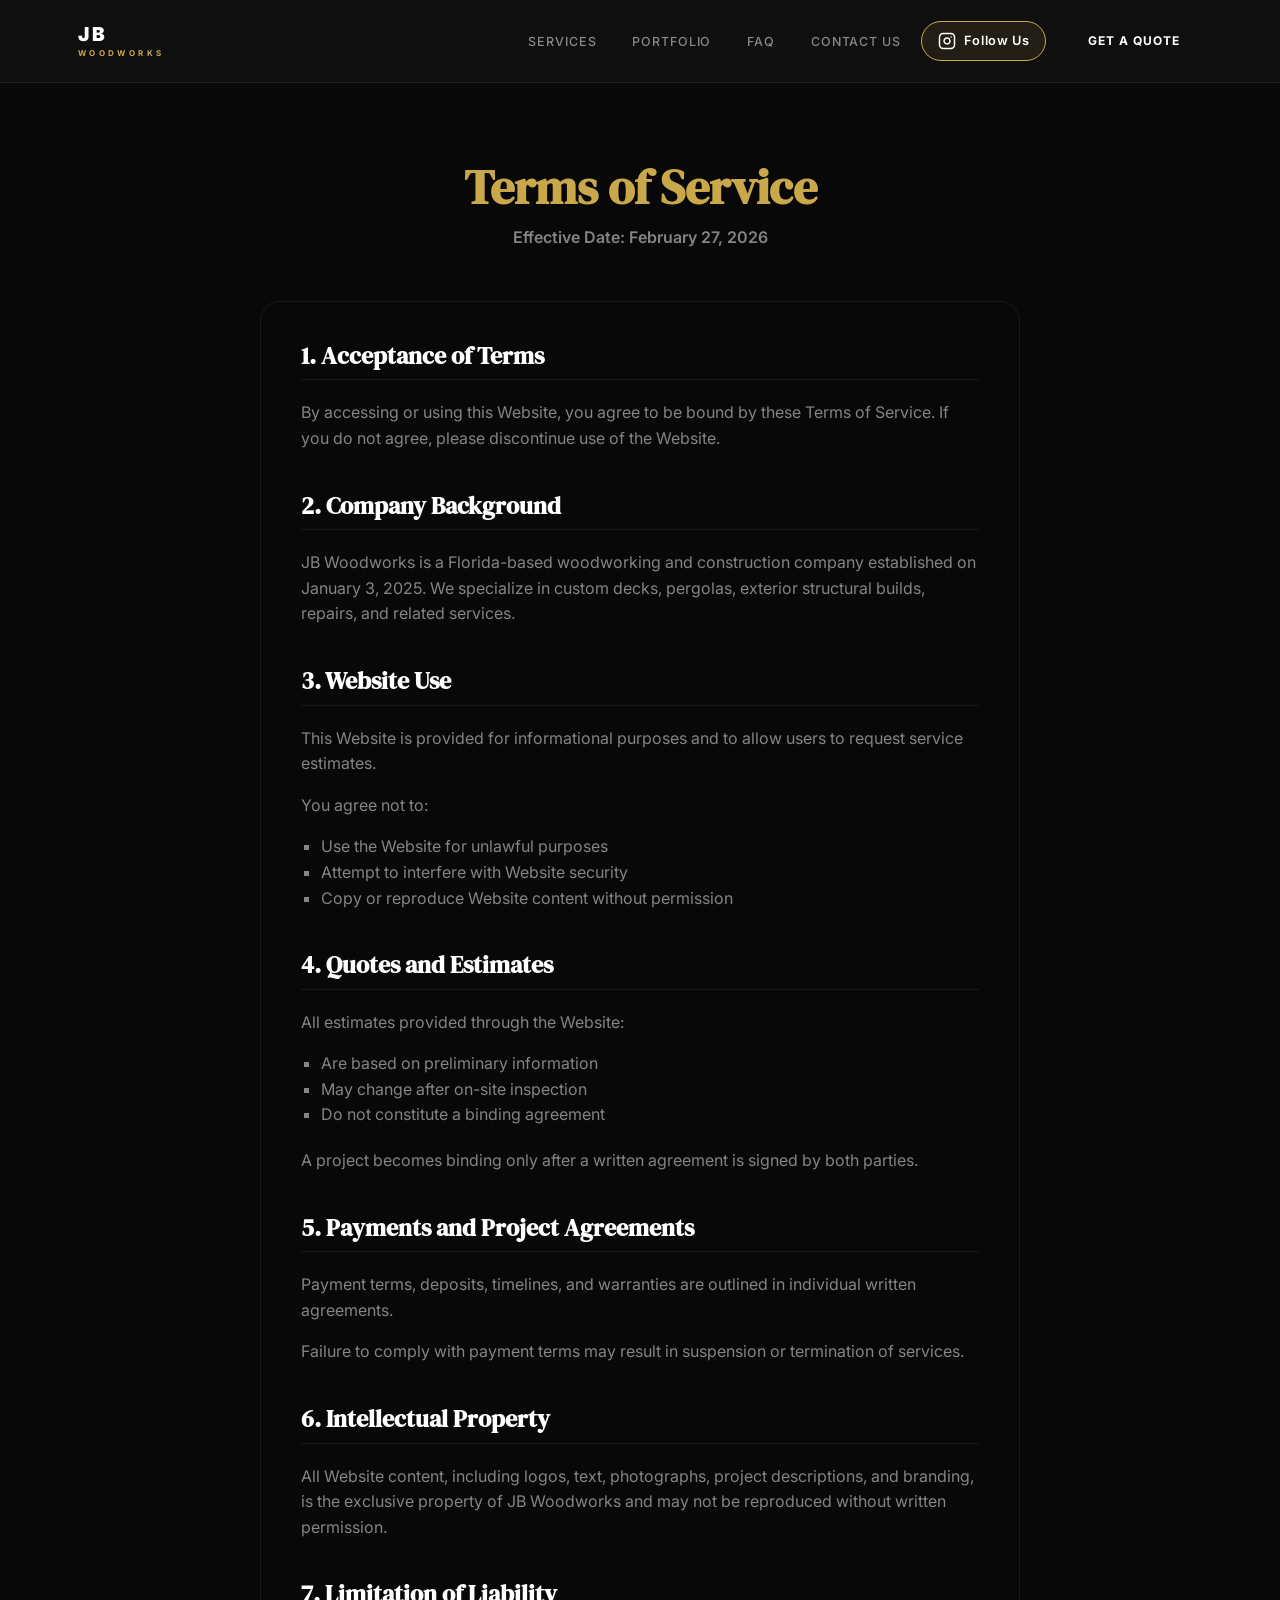
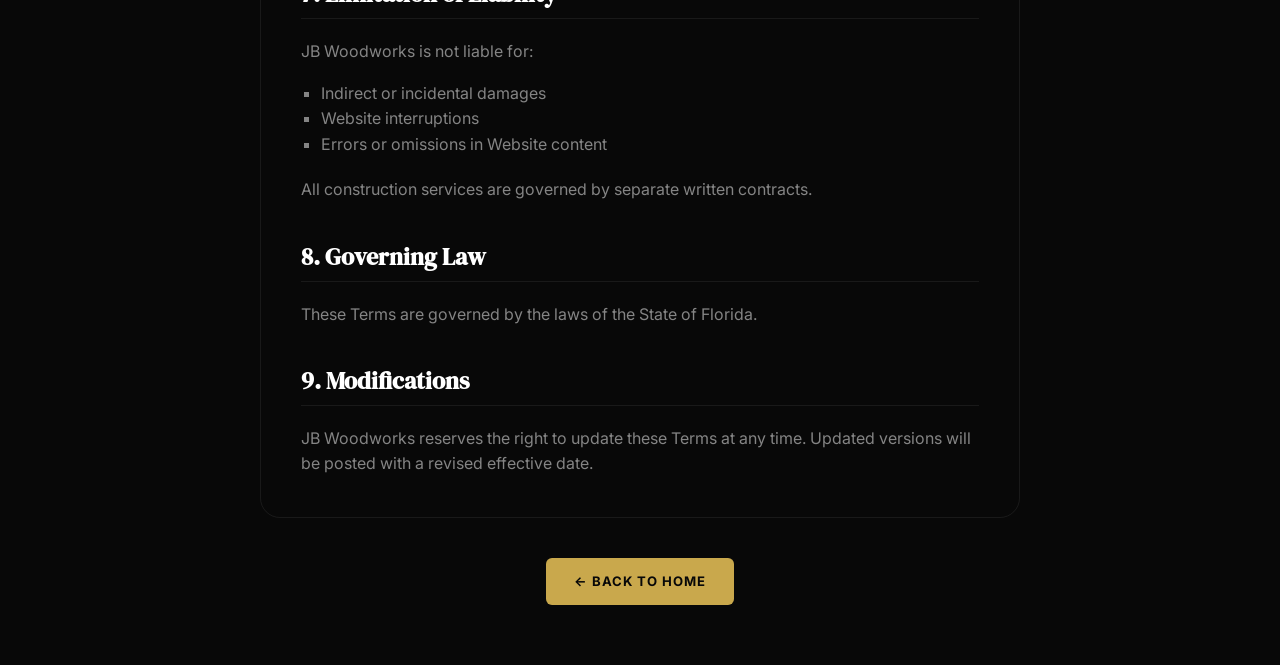
<file: terms.html>
<!DOCTYPE html>
<html lang="en">

<head>
    <meta charset="UTF-8" />
    <meta name="viewport" content="width=device-width, initial-scale=1.0" />
    <title>Terms of Service | JB Woodworks</title>
    <link href="https://fonts.googleapis.com/css2?family=Inter:wght@400;600;700&family=DM+Serif+Display&display=swap"
        rel="stylesheet" />
    <link rel="stylesheet" href="style.css" />
</head>

<body style="background-color: var(--black); color: var(--white); padding-top: 100px;">
    <!-- NAV -->
    <nav id="navbar" class="scrolled" style="background: var(--black-2) !important;">
        <div class="nav-inner">
            <a href="/" class="nav-logo">
                <span class="nav-logo-text">JB <span class="nav-logo-sub">WOODWORKS</span></span>
            </a>
            <ul class="nav-links">
                <li><a href="/#services">Services</a></li>
                <li><a href="/portfolio">Portfolio</a></li>
                <li><a href="/#faq">FAQ</a></li>
                <li><a href="/#contact">Contact Us</a></li>
            </ul>
            <div class="nav-socials" style="display: flex; gap: 12px; align-items: center;">
                <a href="https://www.instagram.com/jb.woodworkss" target="_blank" rel="noopener" class="nav-instagram" title="Instagram">
                    <svg width="18" height="18" viewBox="0 0 24 24" fill="none" stroke="currentColor" stroke-width="2" stroke-linecap="round" stroke-linejoin="round">
                        <rect x="2" y="2" width="20" height="20" rx="5" ry="5"></rect>
                        <path d="M16 11.37A4 4 0 1 1 12.63 8 4 4 0 0 1 16 11.37z"></path>
                        <line x1="17.5" y1="6.5" x2="17.51" y2="6.5"></line>
                    </svg>
                    <span>Follow Us</span>
                </a>
            </div>
            <a href="/#contact" class="btn btn-nav">Get a Quote</a>
            <button class="nav-hamburger" id="hamburger" aria-label="Toggle menu">
                <span></span><span></span><span></span>
            </button>
        </div>
    </nav>

    <!-- MOBILE MENU -->
    <div class="mobile-menu" id="mobileMenu">
        <ul>
            <li><a href="/#services" class="mob-link">Services</a></li>
            <li><a href="/portfolio" class="mob-link">Portfolio</a></li>
            <li><a href="/#faq" class="mob-link">FAQ</a></li>
            <li><a href="https://www.instagram.com/jb.woodworkss" target="_blank" rel="noopener" class="mob-link">Instagram</a></li>
            <li><a href="https://www.facebook.com/people/JB-Woodworks/61581118061434" target="_blank" rel="noopener" class="mob-link">Facebook</a></li>
            <li><a href="https://www.tiktok.com/@jbwoodworks_" target="_blank" rel="noopener" class="mob-link">TikTok</a></li>
            <li><a href="https://x.com/jbwoodworks8" target="_blank" rel="noopener" class="mob-link">Twitter</a></li>
            <li><a href="/#contact" class="btn btn-primary mob-link">Get a Quote</a></li>
        </ul>
    </div>

    <div style="max-width: 800px; margin: 0 auto; line-height: 1.6; padding: 60px 20px;">
        <div style="text-align: center; margin-bottom: 50px;">
            <h1
                style="font-family: 'DM Serif Display', serif; color: var(--gold); font-size: 3rem; margin-bottom: 10px;">
                Terms of Service</h1>
            <p style="color: var(--white-50); font-weight: 600;">Effective Date: February 27, 2026</p>
        </div>

        <div
            style="background: var(--black-1); padding: 40px; border-radius: var(--radius-lg); border: 1px solid var(--border);">
            <h2
                style="margin-top:0; font-size: 1.5rem; color: var(--white); border-bottom: 1px solid var(--border); padding-bottom: 10px; margin-bottom: 20px;">
                1. Acceptance of Terms</h2>
            <p style="color: var(--white-50);">By accessing or using this Website, you agree to be bound by these Terms
                of Service. If you do not agree, please discontinue use of the Website.</p>

            <h2
                style="margin-top:40px; font-size: 1.5rem; color: var(--white); border-bottom: 1px solid var(--border); padding-bottom: 10px; margin-bottom: 20px;">
                2. Company Background</h2>
            <p style="color: var(--white-50);">JB Woodworks is a Florida-based woodworking and construction company
                established on January 3, 2025. We specialize in custom decks, pergolas, exterior structural builds,
                repairs, and related services.</p>

            <h2
                style="margin-top:40px; font-size: 1.5rem; color: var(--white); border-bottom: 1px solid var(--border); padding-bottom: 10px; margin-bottom: 20px;">
                3. Website Use</h2>
            <p style="color: var(--white-50);">This Website is provided for informational purposes and to allow users to
                request service estimates.</p>
            <p style="color: var(--white-50); margin-top:10px;">You agree not to:</p>
            <ul
                style="color: var(--white-50); margin-left: 20px; margin-top: 10px; margin-bottom: 20px; list-style-type: square;">
                <li>Use the Website for unlawful purposes</li>
                <li>Attempt to interfere with Website security</li>
                <li>Copy or reproduce Website content without permission</li>
            </ul>

            <h2
                style="margin-top:40px; font-size: 1.5rem; color: var(--white); border-bottom: 1px solid var(--border); padding-bottom: 10px; margin-bottom: 20px;">
                4. Quotes and Estimates</h2>
            <p style="color: var(--white-50);">All estimates provided through the Website:</p>
            <ul
                style="color: var(--white-50); margin-left: 20px; margin-top: 10px; margin-bottom: 20px; list-style-type: square;">
                <li>Are based on preliminary information</li>
                <li>May change after on-site inspection</li>
                <li>Do not constitute a binding agreement</li>
            </ul>
            <p style="color: var(--white-50); margin-top:10px;">A project becomes binding only after a written agreement
                is signed by both parties.</p>

            <h2
                style="margin-top:40px; font-size: 1.5rem; color: var(--white); border-bottom: 1px solid var(--border); padding-bottom: 10px; margin-bottom: 20px;">
                5. Payments and Project Agreements</h2>
            <p style="color: var(--white-50);">Payment terms, deposits, timelines, and warranties are outlined in
                individual written agreements.</p>
            <p style="color: var(--white-50); margin-top:10px;">Failure to comply with payment terms may result in
                suspension or termination of services.</p>

            <h2
                style="margin-top:40px; font-size: 1.5rem; color: var(--white); border-bottom: 1px solid var(--border); padding-bottom: 10px; margin-bottom: 20px;">
                6. Intellectual Property</h2>
            <p style="color: var(--white-50);">All Website content, including logos, text, photographs, project
                descriptions, and branding, is the exclusive property of JB Woodworks and may not be reproduced without
                written permission.</p>

            <h2
                style="margin-top:40px; font-size: 1.5rem; color: var(--white); border-bottom: 1px solid var(--border); padding-bottom: 10px; margin-bottom: 20px;">
                7. Limitation of Liability</h2>
            <p style="color: var(--white-50);">JB Woodworks is not liable for:</p>
            <ul
                style="color: var(--white-50); margin-left: 20px; margin-top: 10px; margin-bottom: 20px; list-style-type: square;">
                <li>Indirect or incidental damages</li>
                <li>Website interruptions</li>
                <li>Errors or omissions in Website content</li>
            </ul>
            <p style="color: var(--white-50); margin-top:10px;">All construction services are governed by separate
                written contracts.</p>

            <h2
                style="margin-top:40px; font-size: 1.5rem; color: var(--white); border-bottom: 1px solid var(--border); padding-bottom: 10px; margin-bottom: 20px;">
                8. Governing Law</h2>
            <p style="color: var(--white-50);">These Terms are governed by the laws of the State of Florida.</p>

            <h2
                style="margin-top:40px; font-size: 1.5rem; color: var(--white); border-bottom: 1px solid var(--border); padding-bottom: 10px; margin-bottom: 20px;">
                9. Modifications</h2>
            <p style="color: var(--white-50);">JB Woodworks reserves the right to update these Terms at any time.
                Updated versions will be posted with a revised effective date.</p>
        </div>

        <div style="margin-top: 40px; text-align: center;">
            <a href="index.html" class="btn btn-primary">&larr; Back to Home</a>
        </div>
    </div>
</body>

</html>
</file>
<file: style.css>
/* =============================================
   YING YANG ENTERTAINMENT — STYLES
   ============================================= */

*,
*::before,
*::after {
  box-sizing: border-box;
  margin: 0;
  padding: 0;
}

:root {
  --black: #080808;
  --black-2: #0f0f0f;
  --black-3: #141414;
  --black-4: #1a1a1a;
  --black-5: #222222;
  --border: rgba(255, 255, 255, 0.07);
  --border-light: rgba(255, 255, 255, 0.12);
  --white: #ffffff;
  --white-80: rgba(255, 255, 255, 0.80);
  --white-50: rgba(255, 255, 255, 0.50);
  --white-30: rgba(255, 255, 255, 0.30);
  --gold: #c9a84c;
  --gold-light: #e2c47a;
  --gold-dim: rgba(201, 168, 76, 0.10);
  --green: #1db954;
  --green-dim: rgba(29, 185, 84, 0.12);
  --radius-sm: 6px;
  --radius: 12px;
  --radius-lg: 20px;
  --shadow: 0 4px 32px rgba(0, 0, 0, 0.6);
  --shadow-lg: 0 12px 60px rgba(0, 0, 0, 0.8);
  --transition: 0.25s cubic-bezier(0.4, 0, 0.2, 1);
}

html {
  scroll-behavior: smooth;
  overflow-x: hidden;
}

body {
  background: var(--black);
  color: var(--white-80);
  font-family: 'Inter', -apple-system, sans-serif;
  font-size: 16px;
  line-height: 1.7;
  -webkit-font-smoothing: antialiased;
  overflow-x: hidden;
}

h1,
h2,
h3,
h4 {
  font-family: 'DM Serif Display', Georgia, serif;
  color: var(--white);
  line-height: 1.15;
}

h1 {
  font-size: clamp(2.6rem, 6.5vw, 5.2rem);
}

h2 {
  font-size: clamp(2rem, 4.5vw, 3.5rem);
}

h3 {
  font-size: clamp(1rem, 2vw, 1.3rem);
}

em {
  font-style: italic;
  color: var(--gold);
}

p {
  color: var(--white-80);
  margin-bottom: 1rem;
}

p:last-child {
  margin-bottom: 0;
}

a {
  color: inherit;
  text-decoration: none;
}

.container {
  max-width: 1180px;
  margin: 0 auto;
  padding: 0 28px;
}

section {
  padding: 100px 0;
}

/* BUTTONS */
.btn {
  display: inline-flex;
  align-items: center;
  justify-content: center;
  padding: 13px 28px;
  border-radius: var(--radius-sm);
  font-family: 'Inter', sans-serif;
  font-size: 0.82rem;
  font-weight: 700;
  letter-spacing: 0.08em;
  text-transform: uppercase;
  cursor: pointer;
  border: none;
  transition: all var(--transition);
  white-space: nowrap;
}

.btn-primary {
  background: var(--gold);
  color: var(--black);
}

.btn-primary:hover {
  background: var(--gold-light);
  transform: translateY(-2px);
  box-shadow: 0 8px 30px rgba(201, 168, 76, 0.35);
}

.btn-ghost {
  background: transparent;
  color: var(--white);
  border: 1px solid var(--border-light);
}

.btn-ghost:hover {
  border-color: var(--gold);
  color: var(--gold);
  transform: translateY(-2px);
}

.btn-nav {
  padding: 10px 22px;
  font-size: 0.75rem;
}

.btn-large {
  padding: 17px 40px;
  font-size: 0.875rem;
}

/* LABELS */
.section-tag {
  display: inline-block;
  font-family: 'Inter', sans-serif;
  font-size: 0.68rem;
  font-weight: 700;
  letter-spacing: 0.22em;
  text-transform: uppercase;
  color: var(--gold);
  margin-bottom: 20px;
}

.section-headline {
  margin-bottom: 20px;
}

.section-subheadline {
  font-size: 1.05rem;
  color: var(--white-50);
  max-width: 620px;
  margin-bottom: 60px;
  line-height: 1.8;
}

/* FADE IN */
.fade-in-up {
  opacity: 0;
  transform: translateY(28px);
  transition: opacity 0.65s ease, transform 0.65s ease;
}

.fade-in-up.visible {
  opacity: 1;
  transform: translateY(0);
}

/* =============================================
   NAVBAR
   ============================================= */
#navbar {
  position: fixed;
  top: 0;
  left: 0;
  right: 0;
  z-index: 1000;
  transition: all var(--transition);
}

#navbar.scrolled {
  background: rgba(8, 8, 8, 0.96);
  backdrop-filter: blur(20px);
  -webkit-backdrop-filter: blur(20px);
  border-bottom: 1px solid var(--border);
}

.nav-inner {
  max-width: 1180px;
  margin: 0 auto;
  padding: 0 28px;
  height: 82px;
  display: flex;
  align-items: center;
  gap: 20px;
}

.nav-logo {
  display: flex;
  align-items: center;
  gap: 11px;
  flex-shrink: 0;
}

.nav-yy-icon {
  width: 36px;
  height: 36px;
}

.nav-logo-text {
  font-family: 'Inter', sans-serif;
  font-size: 1.2rem;
  font-weight: 900;
  letter-spacing: 0.16em;
  color: var(--white);
  line-height: 1;
}

.nav-logo-sub {
  display: block;
  font-size: 0.5rem;
  letter-spacing: 0.42em;
  color: var(--gold);
  font-weight: 700;
  margin-top: 4px;
}

.nav-links {
  display: flex;
  list-style: none;
  gap: 36px;
  margin-left: auto;
}

.nav-links a {
  font-size: 0.78rem;
  font-weight: 500;
  letter-spacing: 0.07em;
  color: var(--white-50);
  transition: color var(--transition);
  text-transform: uppercase;
}

.nav-links a:hover {
  color: var(--white);
}

.nav-socials {
  display: flex;
  gap: 16px;
  align-items: center;
}

.nav-instagram {
  display: flex;
  align-items: center;
  gap: 8px;
  color: var(--white);
  font-family: 'Inter', sans-serif;
  font-weight: 600;
  font-size: 0.8rem;
  letter-spacing: 0.05em;
  background: rgba(201, 168, 76, 0.1);
  border: 1px solid var(--gold);
  padding: 8px 16px;
  border-radius: 30px;
  transition: all var(--transition);
  text-decoration: none;
}

.nav-instagram:hover {
  background: var(--gold);
  color: var(--black);
  transform: translateY(-2px);
}

.nav-instagram svg {
  color: inherit;
}

.nav-icon {
  color: var(--white);
  transition: color var(--transition);
  display: flex;
  align-items: center;
  justify-content: center;
}

.nav-icon:hover {
  color: var(--gold);
}

.nav-hamburger {
  display: none;
  flex-direction: column;
  gap: 5px;
  background: none;
  border: none;
  cursor: pointer;
  padding: 4px;
  margin-left: auto;
}

.nav-hamburger span {
  display: block;
  width: 24px;
  height: 2px;
  background: var(--white);
  transition: all var(--transition);
}

/* MOBILE MENU */
.mobile-menu {
  display: none;
  position: fixed;
  top: 72px;
  left: 0;
  right: 0;
  bottom: 0;
  background: var(--black);
  z-index: 999;
  padding: 40px 28px;
  flex-direction: column;
}

.mobile-menu.open {
  display: flex;
}

.mobile-menu ul {
  list-style: none;
  display: flex;
  flex-direction: column;
  gap: 24px;
}

.mobile-menu a {
  font-size: 1.3rem;
  font-weight: 600;
  color: var(--white);
}

/* =============================================
   HERO
   ============================================= */
#hero {
  position: relative;
  min-height: 100svh;
  display: flex;
  align-items: center;
  overflow: hidden;
  padding: 140px 0 100px;
}


.hero-slider {
  position: absolute;
  inset: 0;
  overflow: hidden;
  z-index: 0;
  width: 100%;
  height: 100%;
}

.hero-slide {
  position: absolute;
  inset: 0;
  background-size: cover;
  background-position: center;
  opacity: 0;
  transition: opacity 1.5s ease-in-out, transform 8s ease-out;
  transform: scale(1.05);
}

.hero-slide.active {
  opacity: 1;
  transform: scale(1);
}

.hero-overlay {
  position: absolute;
  inset: 0;
  background: linear-gradient(to right, rgba(8, 8, 8, 0.95) 0%, rgba(8, 8, 8, 0.7) 40%, rgba(8, 8, 8, 0.3) 100%);
  z-index: 1;
}


.hero-content {
  position: relative;
  z-index: 2;
  max-width: 820px;
}

/* HERO MARK - removed */
.hero-yy-mark {
  display: none;
}

.hero-headline {
  font-size: clamp(3rem, 7.5vw, 5.8rem);
  line-height: 1.06;
  margin-bottom: 24px;
  letter-spacing: -0.02em;
}

.hero-subheadline {
  font-size: clamp(1rem, 2vw, 1.15rem);
  color: var(--white-50);
  max-width: 540px;
  margin-bottom: 48px;
  line-height: 1.75;
}

.hero-cta-group {
  display: flex;
  gap: 16px;
  flex-wrap: wrap;
  margin-bottom: 80px;
}

/* STATS — inline suffix */
.hero-stats {
  display: flex;
  flex-wrap: wrap;
  gap: 0;
}

.stat-item {
  display: flex;
  flex-direction: column;
  padding-right: 48px;
}

.stat-number-row {
  display: flex;
  align-items: baseline;
  gap: 3px;
}

.stat-number {
  font-family: 'DM Serif Display', serif;
  font-size: 2.8rem;
  color: var(--white);
  line-height: 1;
}

.stat-suffix {
  font-family: 'DM Serif Display', serif;
  font-size: 2.8rem;
  color: var(--gold);
  line-height: 1;
}

.stat-label {
  font-size: 0.68rem;
  color: var(--white-30);
  font-weight: 600;
  letter-spacing: 0.1em;
  margin-top: 6px;
  text-transform: uppercase;
}

.stat-divider {
  width: 1px;
  background: var(--border);
  margin-right: 48px;
  height: 44px;
  align-self: center;
}

.hero-scroll-indicator {
  position: absolute;
  bottom: 44px;
  left: 50%;
  transform: translateX(-50%);
  z-index: 2;
}

.scroll-line {
  width: 1px;
  height: 56px;
  background: linear-gradient(to bottom, var(--gold), transparent);
  animation: scrollPulse 2s ease-in-out infinite;
}

@keyframes scrollPulse {

  0%,
  100% {
    opacity: 0.3;
  }

  50% {
    opacity: 1;
  }
}


/* =============================================
   PORTFOLIO SECTION
   ============================================= */
.section-portfolio {
  background: var(--black-2);
}

.portfolio-grid {
  display: grid;
  grid-template-columns: repeat(auto-fit, minmax(320px, 1fr));
  gap: 32px;
  margin-top: 60px;
}

.portfolio-card {
  background: var(--black-3);
  border: 1px solid var(--border);
  border-radius: var(--radius-lg);
  overflow: hidden;
  position: relative;
  transition: all var(--transition);
}

.portfolio-card:hover {
  transform: translateY(-8px);
  border-color: rgba(201, 168, 76, 0.4);
  box-shadow: 0 16px 40px rgba(0, 0, 0, 0.6);
}

.portfolio-image {
  height: 280px;
  background-size: cover;
  background-position: center;
  transition: transform 0.6s ease;
}

.portfolio-card:hover .portfolio-image {
  transform: scale(1.05);
}

.portfolio-content {
  padding: 32px;
  position: relative;
  z-index: 2;
  background: var(--black-3);
  border-top: 1px solid var(--border);
}

.portfolio-content h3 {
  font-family: 'DM Serif Display', serif;
  font-size: 1.6rem;
  color: var(--white);
  margin-bottom: 12px;
}

.portfolio-desc {
  font-size: 0.95rem;
  color: var(--white-50);
  line-height: 1.6;
  margin: 0;
}

/* =============================================
   FAQ
   ============================================= */
.section-faq {
  background: var(--black-2);
}

.faq-grid {
  display: grid;
  grid-template-columns: 1fr 1fr;
  gap: 24px;
  margin-top: 60px;
}

.faq-card {
  background: linear-gradient(145deg, var(--black-3), var(--black-2));
  border: 1px solid var(--border);
  border-radius: var(--radius-lg);
  padding: 36px 32px;
  transition: all 0.4s cubic-bezier(0.16, 1, 0.3, 1);
  position: relative;
  overflow: hidden;
}

.faq-card::before {
  content: '';
  position: absolute;
  top: 0;
  left: 0;
  width: 3px;
  height: 100%;
  background: var(--gold);
  transform: scaleY(0);
  transform-origin: bottom;
  transition: transform 0.4s ease;
}

.faq-card:hover {
  border-color: rgba(201, 168, 76, 0.4);
  transform: translateY(-4px);
  box-shadow: 0 12px 40px rgba(0, 0, 0, 0.8), 0 0 20px rgba(201, 168, 76, 0.05);
}

.faq-card:hover::before {
  transform: scaleY(1);
  transform-origin: top;
}

.faq-q {
  font-family: 'Inter', sans-serif;
  font-size: 0.95rem;
  font-weight: 700;
  color: var(--white);
  margin-bottom: 14px;
  line-height: 1.4;
}

.faq-a {
  font-size: 0.875rem;
  color: var(--white-50);
  line-height: 1.78;
  margin: 0;
}

/* APPLICATION */
.section-apply {
  position: relative;
  padding: 100px 0;
  overflow: hidden;
}

.apply-bg {
  position: absolute;
  inset: 0;
  background: radial-gradient(ellipse 60% 70% at 80% 50%, rgba(201, 168, 76, 0.04) 0%, transparent 70%), var(--black-2);
}

.apply-bg::after {
  content: '';
  position: absolute;
  inset: 0;
  background-image: linear-gradient(rgba(255, 255, 255, 0.015) 1px, transparent 1px), linear-gradient(90deg, rgba(255, 255, 255, 0.015) 1px, transparent 1px);
  background-size: 60px 60px;
  mask-image: radial-gradient(ellipse 80% 80% at 80% 50%, black 0%, transparent 70%);
  -webkit-mask-image: radial-gradient(ellipse 80% 80% at 80% 50%, black 0%, transparent 70%);
}

.apply-inner {
  position: relative;
  z-index: 2;
  display: grid;
  grid-template-columns: 1fr 1fr;
  gap: 80px;
  align-items: start;
}

.apply-text h2 {
  margin-bottom: 20px;
}

.apply-text p {
  font-size: 1rem;
  color: var(--white-50);
  line-height: 1.8;
  margin-bottom: 36px;
}

.apply-assurances {
  display: flex;
  flex-direction: column;
  gap: 14px;
}

.apply-assurance-item {
  display: flex;
  align-items: center;
  gap: 12px;
  font-size: 0.84rem;
  color: var(--white-50);
}

.assurance-dot {
  width: 6px;
  height: 6px;
  border-radius: 50%;
  background: var(--gold);
  flex-shrink: 0;
}

.apply-form-wrap {
  background: var(--black-3);
  border: 1px solid var(--border);
  border-radius: var(--radius-lg);
  padding: 44px 40px;
}

.apply-form {
  display: flex;
  flex-direction: column;
  gap: 22px;
}

.form-group {
  display: flex;
  flex-direction: column;
  gap: 8px;
}

.form-group label {
  font-size: 0.72rem;
  font-weight: 700;
  letter-spacing: 0.12em;
  text-transform: uppercase;
  color: var(--white-50);
}

.form-group input {
  background: var(--black-4);
  border: 1px solid var(--border);
  border-radius: var(--radius-sm);
  padding: 13px 16px;
  font-family: 'Inter', sans-serif;
  font-size: 0.92rem;
  color: var(--white);
  outline: none;
  transition: border-color var(--transition), box-shadow var(--transition);
  width: 100%;
}

.form-group input::placeholder {
  color: var(--white-30);
}

.form-group input:focus {
  border-color: var(--gold);
  box-shadow: 0 0 0 3px rgba(201, 168, 76, 0.12);
}

.input-prefix-wrap {
  display: flex;
  align-items: center;
}

.input-prefix {
  background: var(--black-4);
  border: 1px solid var(--border);
  border-right: none;
  border-radius: var(--radius-sm) 0 0 var(--radius-sm);
  padding: 13px 12px;
  font-size: 0.92rem;
  color: var(--white-30);
  line-height: 1;
  flex-shrink: 0;
}

.input-prefix-wrap input {
  border-radius: 0 var(--radius-sm) var(--radius-sm) 0 !important;
}

.btn-full {
  width: 100%;
  justify-content: center;
  margin-top: 6px;
}

.form-success {
  text-align: center;
  padding: 40px 20px;
}

.form-success-icon {
  width: 56px;
  height: 56px;
  border-radius: 50%;
  background: var(--green-dim);
  border: 1px solid rgba(29, 185, 84, 0.3);
  color: var(--green);
  font-size: 1.4rem;
  display: flex;
  align-items: center;
  justify-content: center;
  margin: 0 auto 20px;
}

.form-success h3 {
  margin-bottom: 10px;
  font-size: 1.3rem;
}

.form-success p {
  font-size: 0.9rem;
  color: var(--white-50);
  margin: 0;
}

.form-error {
  padding: 16px;
  background: rgba(255, 60, 60, 0.06);
  border: 1px solid rgba(255, 60, 60, 0.2);
  border-radius: var(--radius-sm);
  margin-top: 16px;
}

.form-error p {
  font-size: 0.85rem;
  color: var(--white-50);
  margin: 0;
}

.form-error a {
  color: var(--gold);
}

@media (max-width: 900px) {
  .apply-inner {
    grid-template-columns: 1fr;
    gap: 48px;
  }

  .apply-form-wrap {
    padding: 32px 24px;
  }
}

/* FOOTER */
.site-footer {
  background: var(--black);
  border-top: 1px solid var(--border);
  padding: 72px 0 40px;
}

.footer-inner {
  display: grid;
  grid-template-columns: 2fr 1fr 1fr;
  gap: 60px;
  margin-bottom: 60px;
}

.footer-logo-wrap {
  display: flex;
  align-items: center;
  gap: 12px;
  margin-bottom: 14px;
}

.footer-yy-icon {
  display: none;
}

.footer-logo {
  display: block;
  font-family: 'Inter', sans-serif;
  font-size: 1rem;
  font-weight: 900;
  letter-spacing: 0.18em;
  color: var(--white);
}

.footer-tagline {
  font-size: 0.5rem;
  font-weight: 700;
  letter-spacing: 0.42em;
  text-transform: uppercase;
  color: var(--gold);
  margin-bottom: 0 !important;
}

.footer-brand p {
  font-size: 0.86rem;
  color: var(--white-30);
  max-width: 260px;
  line-height: 1.7;
}

.footer-links-col h4 {
  font-family: 'Inter', sans-serif;
  font-size: 0.67rem;
  font-weight: 700;
  letter-spacing: 0.22em;
  text-transform: uppercase;
  color: var(--white-50);
  margin-bottom: 20px;
}

.footer-links-col ul {
  list-style: none;
  display: flex;
  flex-direction: column;
  gap: 12px;
}

.footer-links-col a {
  font-size: 0.86rem;
  color: var(--white-30);
  transition: color var(--transition);
}

.footer-links-col a:hover {
  color: var(--white);
}

.footer-bottom {
  padding-top: 32px;
  border-top: 1px solid var(--border);
  display: flex;
  align-items: center;
  justify-content: space-between;
  gap: 20px;
  flex-wrap: wrap;
}

.footer-bottom p {
  font-size: 0.76rem;
  color: var(--white-30);
  margin: 0;
}

.footer-legal-links {
  display: flex;
  gap: 24px;
}

.footer-legal-links a {
  font-size: 0.76rem;
  color: var(--white-30);
  transition: color var(--transition);
}

.footer-legal-links a:hover {
  color: var(--white);
}

@media (max-width: 1024px) {
  .algo-visual-inner {
    grid-template-columns: 1fr;
    gap: 52px;
  }

  .results-grid {
    grid-template-columns: repeat(2, 1fr);
  }

  .case-studies-grid {
    grid-template-columns: 1fr 1fr;
  }

  .faq-grid {
    grid-template-columns: 1fr;
  }

  .footer-inner {
    grid-template-columns: 1fr 1fr;
  }
}

@media (max-width: 992px) {

  .algo-steps-grid {
    grid-template-columns: 1fr;
    gap: 20px;
    padding-bottom: 0;
  }

  .algo-step-card.card-stagger-1,
  .algo-step-card.card-stagger-2 {
    margin-top: 0;
  }

  .algo-step-card:hover {
    transform: none !important;
  }
}

@media (max-width: 768px) {
  section {
    padding: 64px 0;
  }

  .container {
    padding: 0 20px;
  }

  .nav-inner {
    padding: 0 20px;
    height: 72px;
  }

  .nav-logo-text {
    font-size: 1.05rem;
  }

  .mobile-menu {
    top: 72px;
    padding: 30px 20px;
  }

  .marquee-logo {
    padding: 0 32px;
    height: 50px;
  }

  .nav-links,
  .btn-nav {
    display: none;
  }

  .nav-hamburger {
    display: flex;
  }

  .results-grid {
    grid-template-columns: 1fr 1fr;
  }

  .case-studies-grid {
    grid-template-columns: 1fr;
  }

  .method-step {
    padding: 28px 20px;
    gap: 16px;
    flex-direction: column;
  }

  .method-step-num {
    width: auto;
    font-size: 2.2rem;
  }

  .testimonial-card {
    flex: 0 0 86vw;
    padding: 24px 20px;
  }

  .footer-inner {
    grid-template-columns: 1fr;
    gap: 40px;
  }

  .footer-bottom {
    flex-direction: column;
    text-align: center;
  }

  .hero-stats {
    flex-direction: column;
    gap: 20px;
    align-items: center;
  }

  .stat-item {
    padding-right: 0;
    text-align: center;
    align-items: center;
  }

  .stat-number-row {
    justify-content: center;
  }

  .stat-divider {
    display: none;
  }

  .hero-cta-group {
    flex-direction: column;
  }

  .btn-large {
    width: 100%;
    text-align: center;
    justify-content: center;
  }

  .cta-assurances {
    flex-direction: column;
    gap: 8px;
  }

  .cta-dot {
    display: none;
  }

  .algo-visual-inner {
    grid-template-columns: 1fr;
    gap: 40px;
  }

  .positioning-inner {
    padding-left: 20px;
  }

  .algo-metric {
    width: 120px;
    font-size: 0.7rem;
  }

  .hero-headline {
    font-size: 2.6rem;
  }

  .section-subheadline {
    font-size: 0.95rem;
    margin-bottom: 40px;
  }

  .testimonials-carousel-wrap::before {
    width: 40px;
  }

  .testimonials-carousel-wrap::after {
    width: 40px;
  }
}

@media (max-width: 480px) {
  .results-grid {
    grid-template-columns: 1fr;
  }

  h1 {
    font-size: 2.3rem;
  }

  h2 {
    font-size: 1.9rem;
  }

  .container {
    padding: 0 16px;
  }

  .apply-form-wrap {
    padding: 24px 16px;
  }

  .testimonial-card {
    flex: 0 0 280px;
  }

  .testimonials-carousel {
    padding-left: 16px;
  }
}

/* SERVICE CARDS */
.services-grid {
  display: grid;
  grid-template-columns: repeat(auto-fit, minmax(300px, 1fr));
  gap: 32px;
  margin-top: 40px;
}

.service-card {
  background: var(--black-2);
  border: 1px solid var(--border);
  border-radius: var(--radius-lg);
  padding: 40px 30px;
  transition: transform var(--transition), border-color var(--transition);
  display: flex;
  flex-direction: column;
  align-items: flex-start;
  text-align: left;
}

.service-card:hover {
  transform: translateY(-5px);
  border-color: var(--gold);
}

.service-icon {
  width: 64px;
  height: 64px;
  border-radius: 50%;
  background: rgba(201, 168, 76, 0.1);
  color: var(--gold);
  display: flex;
  align-items: center;
  justify-content: center;
  margin-bottom: 24px;
}

.service-card h3 {
  font-family: 'DM Serif Display', serif;
  font-size: 1.6rem;
  color: var(--white);
  margin-bottom: 12px;
}

.service-card p {
  font-size: 0.95rem;
  color: var(--white-50);
  line-height: 1.6;
  margin: 0;
}
</file>
